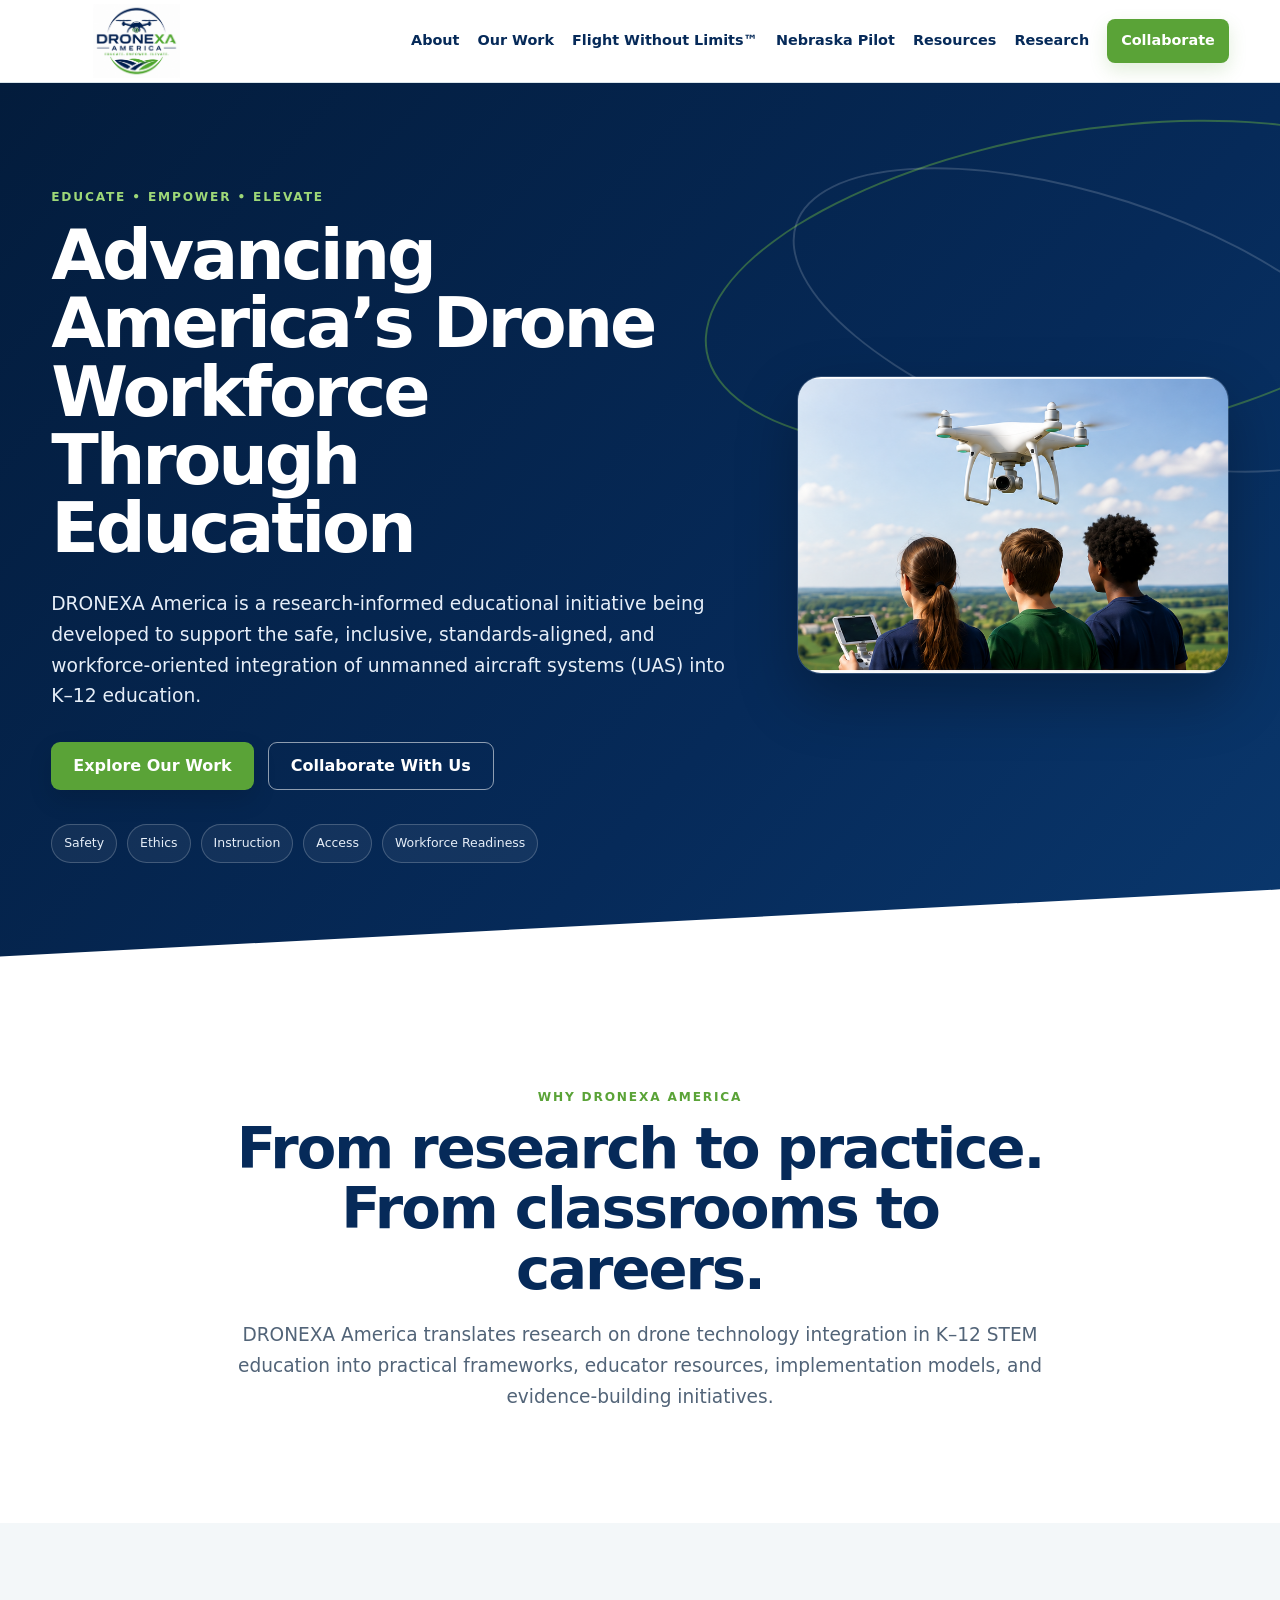
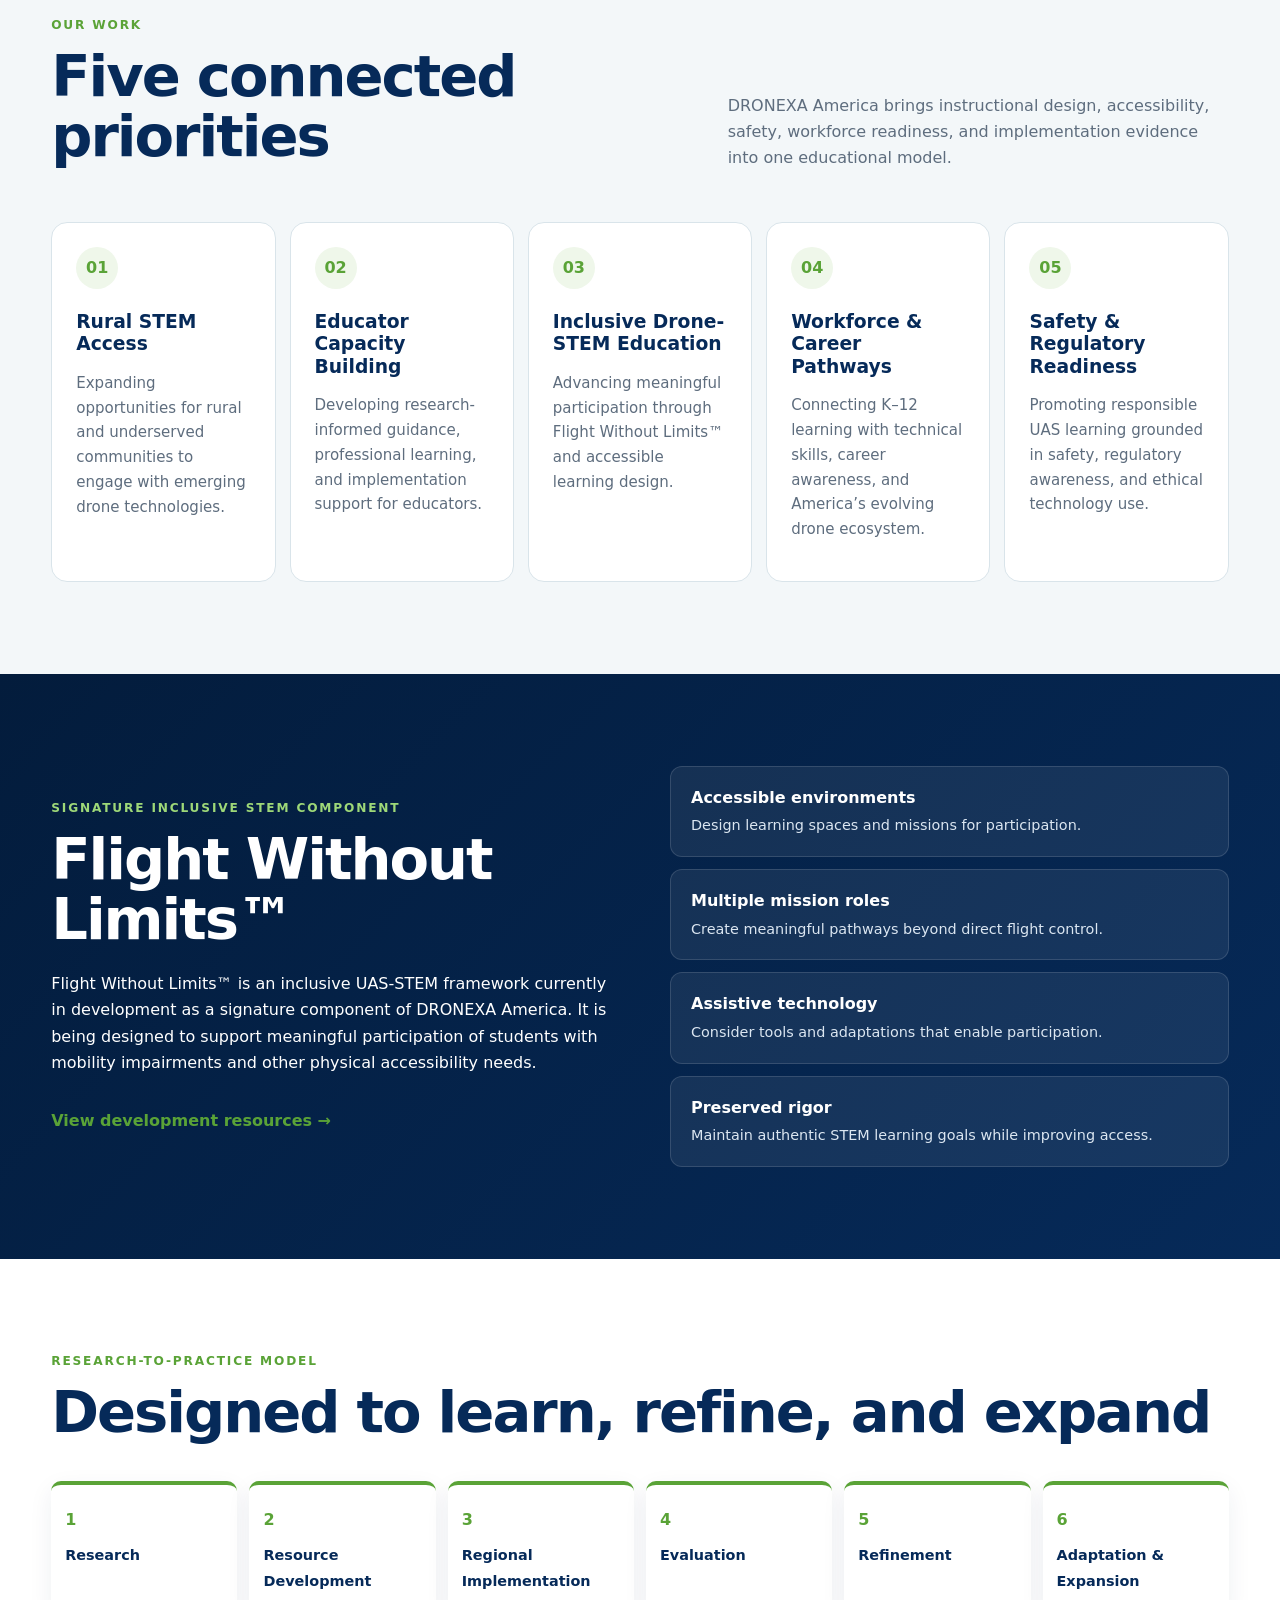
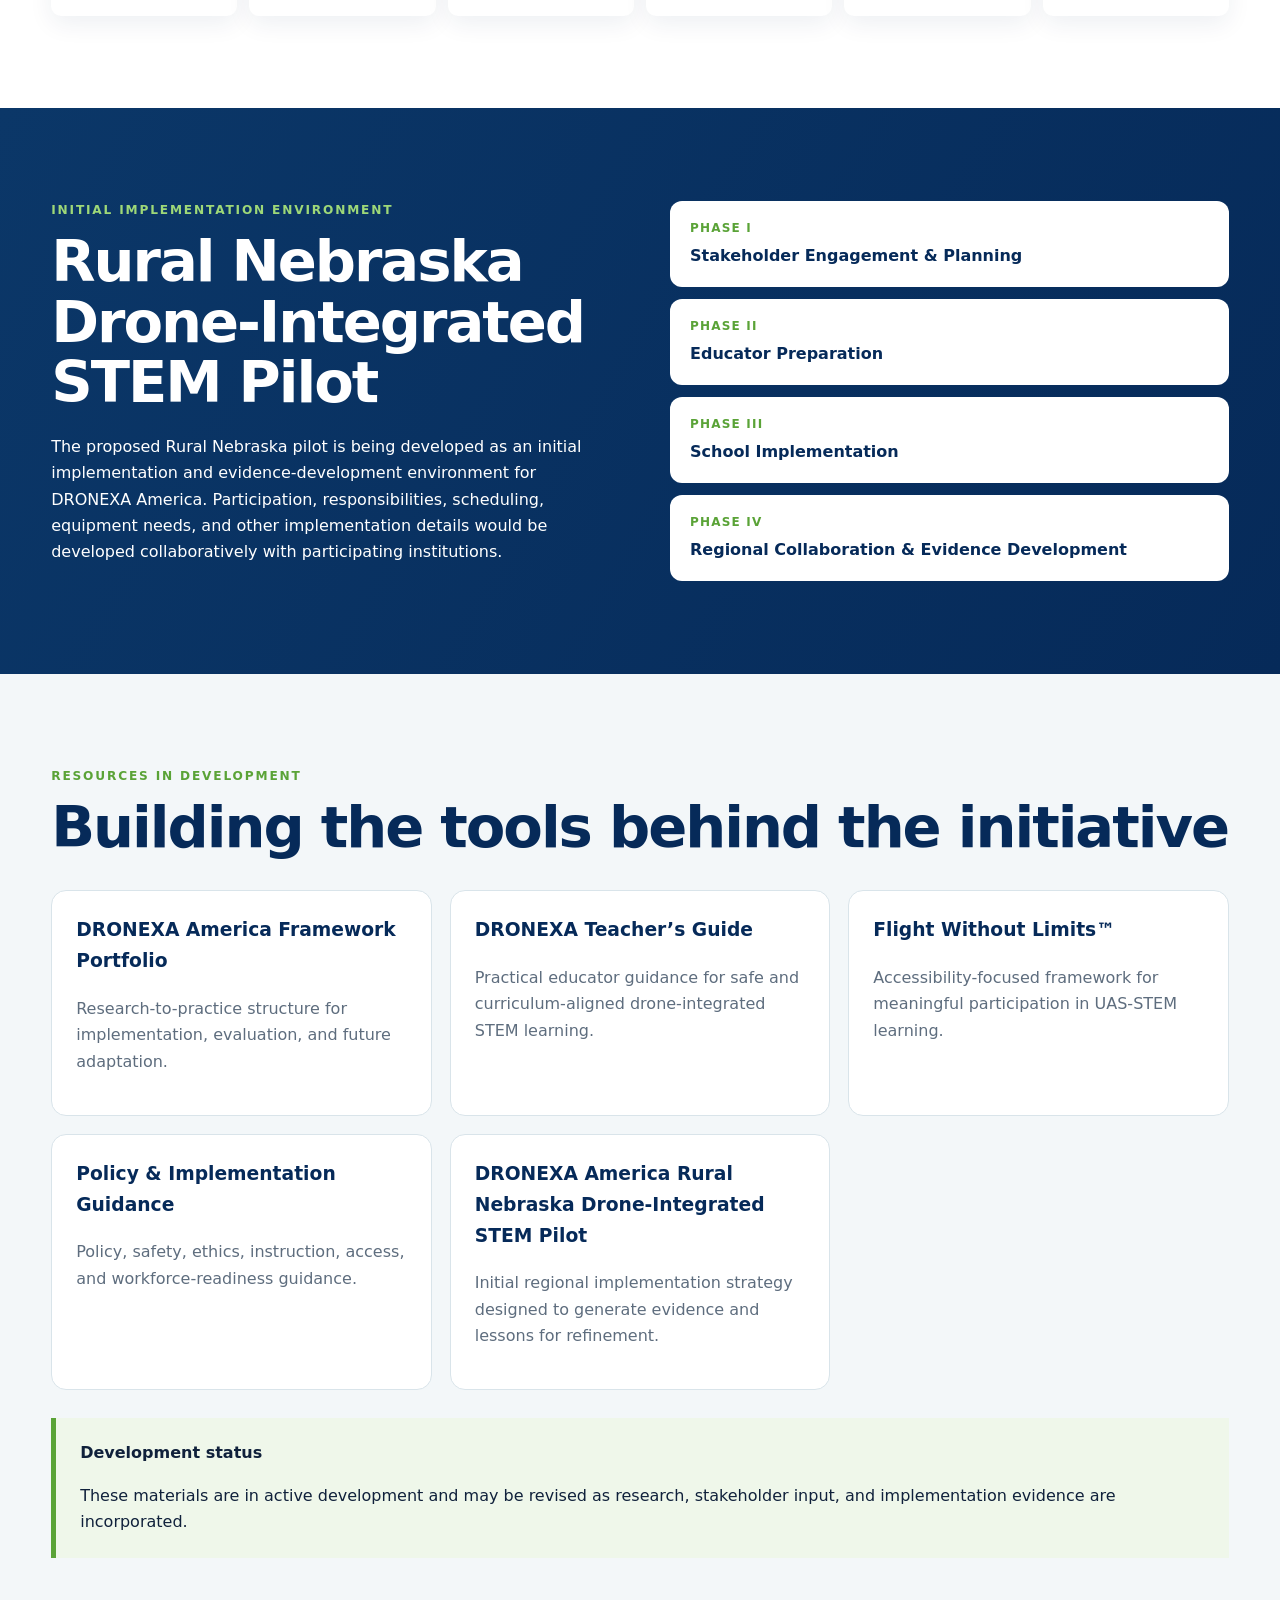
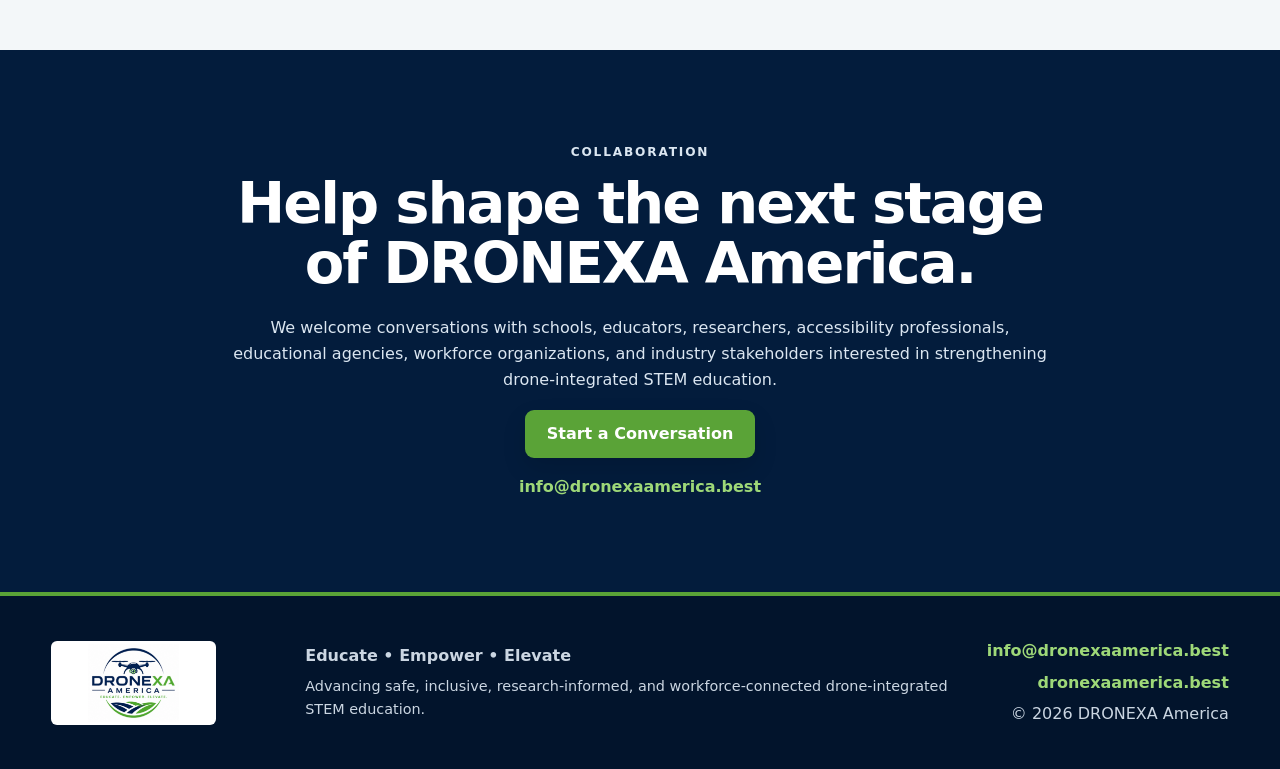
<file: index.html>
<!doctype html>
<html lang="en">
<head>
  <meta charset="utf-8">
  <meta name="viewport" content="width=device-width, initial-scale=1">
  <title>DRONEXA America | Drone-Integrated STEM Education</title>
  <meta name="description" content="DRONEXA America is a research-informed educational initiative advancing safe, inclusive, standards-aligned and workforce-oriented drone integration in K–12 education.">
  <link rel="stylesheet" href="styles.css">
</head>
<body>
  <header class="site-header">
    <div class="container nav-wrap">
      <a class="brand" href="index.html" aria-label="DRONEXA America home">
        <img src="dronexa-logo.png" alt="DRONEXA America">
      </a>
      <button class="nav-toggle" aria-expanded="false" aria-controls="site-nav">Menu</button>
      <nav id="site-nav" class="site-nav" aria-label="Primary navigation">
        <a href="about.html">About</a>
        <a href="our-work.html">Our Work</a>
        <a href="flight-without-limits.html">Flight Without Limits™</a>
        <a href="rural-nebraska-pilot.html">Nebraska Pilot</a>
        <a href="resources.html">Resources</a>
        <a href="research.html">Research</a>
        <a class="nav-cta" href="collaborate.html">Collaborate</a>
      </nav>
    </div>
  </header>

  <main>
    <section class="hero">
      <div class="hero-orbit orbit-one"></div>
      <div class="hero-orbit orbit-two"></div>
      <div class="container hero-grid">
        <div class="hero-copy">
          <p class="eyebrow">Educate • Empower • Elevate</p>
          <h1>Advancing America’s Drone Workforce Through Education</h1>
          <p class="lead">
            DRONEXA America is a research-informed educational initiative being developed to support
            the safe, inclusive, standards-aligned, and workforce-oriented integration of unmanned
            aircraft systems (UAS) into K–12 education.
          </p>
          <div class="actions">
            <a class="btn btn-primary" href="#work">Explore Our Work</a>
            <a class="btn btn-outline" href="#collaborate">Collaborate With Us</a>
          </div>
          <div class="hero-tags" aria-label="DRONEXA priorities">
            <span>Safety</span><span>Ethics</span><span>Instruction</span><span>Access</span><span>Workforce Readiness</span>
          </div>
        </div>
        <div class="hero-visual hero-photo-wrap">
          <img class="hero-photo" src="hero-students-drone.png" alt="Students observing a drone during an outdoor STEM learning activity">
        </div>
      </div>
      <div class="hero-cut"></div>
    </section>

    <section id="about" class="section intro">
      <div class="container narrow">
        <p class="eyebrow dark">Why DRONEXA America</p>
        <h2>From research to practice. From classrooms to careers.</h2>
        <p class="section-lead">
          DRONEXA America translates research on drone technology integration in K–12 STEM education
          into practical frameworks, educator resources, implementation models, and evidence-building initiatives.
        </p>
      </div>
    </section>

    <section id="work" class="section soft">
      <div class="container">
        <div class="section-head">
          <div>
            <p class="eyebrow dark">Our Work</p>
            <h2>Five connected priorities</h2>
          </div>
          <p>DRONEXA America brings instructional design, accessibility, safety, workforce readiness, and implementation evidence into one educational model.</p>
        </div>
        <div class="pillars">
          <article class="pillar"><span>01</span><h3>Rural STEM Access</h3><p>Expanding opportunities for rural and underserved communities to engage with emerging drone technologies.</p></article>
          <article class="pillar"><span>02</span><h3>Educator Capacity Building</h3><p>Developing research-informed guidance, professional learning, and implementation support for educators.</p></article>
          <article class="pillar"><span>03</span><h3>Inclusive Drone-STEM Education</h3><p>Advancing meaningful participation through Flight Without Limits™ and accessible learning design.</p></article>
          <article class="pillar"><span>04</span><h3>Workforce & Career Pathways</h3><p>Connecting K–12 learning with technical skills, career awareness, and America’s evolving drone ecosystem.</p></article>
          <article class="pillar"><span>05</span><h3>Safety & Regulatory Readiness</h3><p>Promoting responsible UAS learning grounded in safety, regulatory awareness, and ethical technology use.</p></article>
        </div>
      </div>
    </section>

    <section id="fwl" class="section fwl">
      <div class="container two-col">
        <div>
          <p class="eyebrow">Signature Inclusive STEM Component</p>
          <h2>Flight Without Limits™</h2>
          <p>
            Flight Without Limits™ is an inclusive UAS-STEM framework currently in development as a
            signature component of DRONEXA America. It is being designed to support meaningful participation
            of students with mobility impairments and other physical accessibility needs.
          </p>
          <a class="text-link" href="#resources">View development resources →</a>
        </div>
        <div class="fwl-panel">
          <div><b>Accessible environments</b><span>Design learning spaces and missions for participation.</span></div>
          <div><b>Multiple mission roles</b><span>Create meaningful pathways beyond direct flight control.</span></div>
          <div><b>Assistive technology</b><span>Consider tools and adaptations that enable participation.</span></div>
          <div><b>Preserved rigor</b><span>Maintain authentic STEM learning goals while improving access.</span></div>
        </div>
      </div>
    </section>

    <section id="research" class="section process">
      <div class="container">
        <p class="eyebrow dark">Research-to-Practice Model</p>
        <h2>Designed to learn, refine, and expand</h2>
        <div class="process-row">
          <div><span>1</span><b>Research</b></div>
          <div><span>2</span><b>Resource Development</b></div>
          <div><span>3</span><b>Regional Implementation</b></div>
          <div><span>4</span><b>Evaluation</b></div>
          <div><span>5</span><b>Refinement</b></div>
          <div><span>6</span><b>Adaptation & Expansion</b></div>
        </div>
      </div>
    </section>

    <section id="pilot" class="section pilot">
      <div class="container two-col">
        <div>
          <p class="eyebrow">Initial Implementation Environment</p>
          <h2>Rural Nebraska Drone-Integrated STEM Pilot</h2>
          <p>
            The proposed Rural Nebraska pilot is being developed as an initial implementation and evidence-development
            environment for DRONEXA America. Participation, responsibilities, scheduling, equipment needs, and other
            implementation details would be developed collaboratively with participating institutions.
          </p>
        </div>
        <ol class="phase-list">
          <li><span>Phase I</span>Stakeholder Engagement & Planning</li>
          <li><span>Phase II</span>Educator Preparation</li>
          <li><span>Phase III</span>School Implementation</li>
          <li><span>Phase IV</span>Regional Collaboration & Evidence Development</li>
        </ol>
      </div>
    </section>

    <section id="resources" class="section soft">
      <div class="container">
        <p class="eyebrow dark">Resources in Development</p>
        <h2>Building the tools behind the initiative</h2>
        <div class="resource-grid">
          <article><h3>DRONEXA America Framework Portfolio</h3><p>Research-to-practice structure for implementation, evaluation, and future adaptation.</p></article>
          <article><h3>DRONEXA Teacher’s Guide</h3><p>Practical educator guidance for safe and curriculum-aligned drone-integrated STEM learning.</p></article>
          <article><h3>Flight Without Limits™</h3><p>Accessibility-focused framework for meaningful participation in UAS-STEM learning.</p></article>
          <article><h3>Policy & Implementation Guidance</h3><p>Policy, safety, ethics, instruction, access, and workforce-readiness guidance.</p></article>
          <article><h3>DRONEXA America Rural Nebraska Drone-Integrated STEM Pilot</h3><p>Initial regional implementation strategy designed to generate evidence and lessons for refinement.</p></article>
        </div>
        <div class="notice">
          <strong>Development status</strong>
          <p>These materials are in active development and may be revised as research, stakeholder input, and implementation evidence are incorporated.</p>
        </div>
      </div>
    </section>

    <section id="collaborate" class="section collaborate">
      <div class="container narrow">
        <p class="eyebrow">Collaboration</p>
        <h2>Help shape the next stage of DRONEXA America.</h2>
        <p>
          We welcome conversations with schools, educators, researchers, accessibility professionals,
          educational agencies, workforce organizations, and industry stakeholders interested in strengthening
          drone-integrated STEM education.
        </p>
        <a class="btn btn-primary" href="mailto:info@dronexaamerica.best">Start a Conversation</a>
        <p class="contact-email"><a href="mailto:info@dronexaamerica.best">info@dronexaamerica.best</a></p>
      </div>
    </section>
  </main>

  <footer class="site-footer">
    <div class="container footer-grid">
      <div class="footer-brand">
        <img src="dronexa-logo.png" alt="DRONEXA America">
      </div>
      <div>
        <strong>Educate • Empower • Elevate</strong>
        <p>Advancing safe, inclusive, research-informed, and workforce-connected drone-integrated STEM education.</p>
      </div>
      <div class="footer-right">
        <a href="mailto:info@dronexaamerica.best">info@dronexaamerica.best</a>
        <a href="https://dronexaamerica.best">dronexaamerica.best</a>
        <span>© <span id="year"></span> DRONEXA America</span>
      </div>
    </div>
  </footer>

  <script src="script.js"></script>
</body>
</html>
</file>
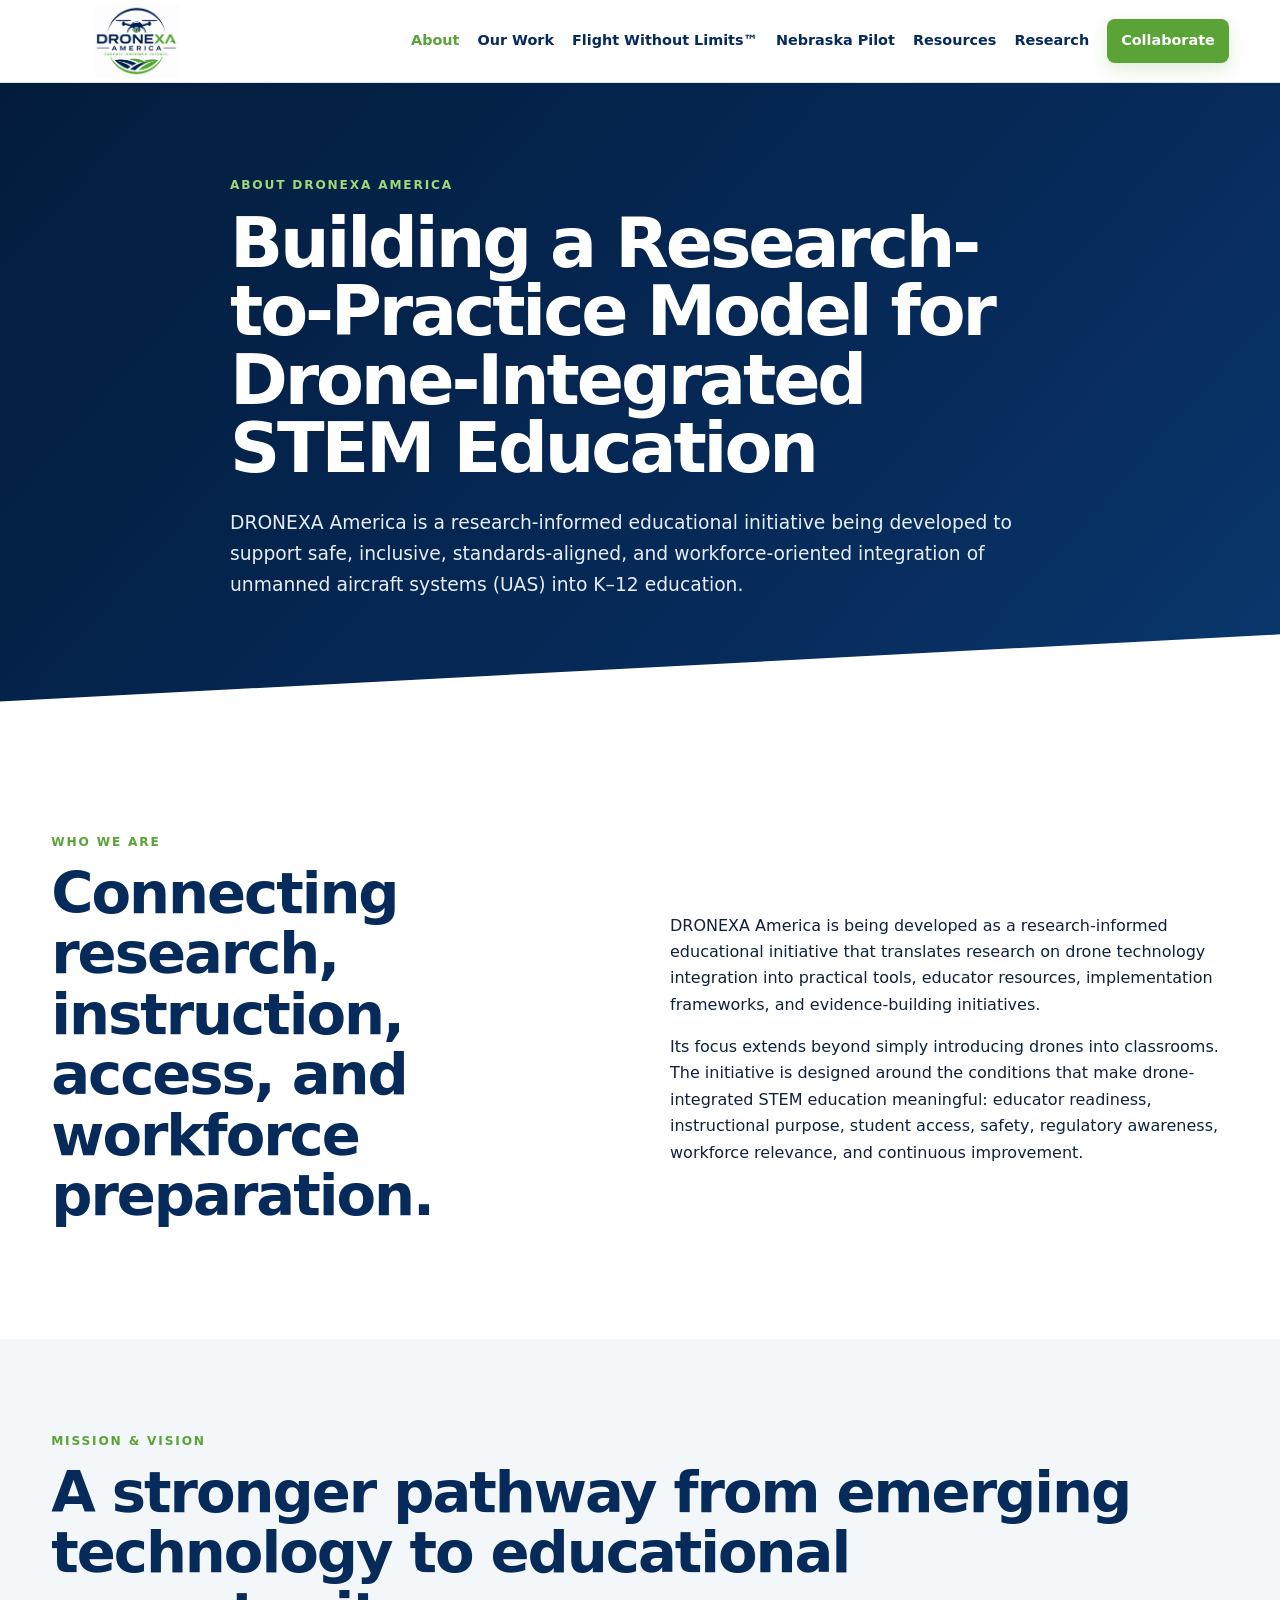
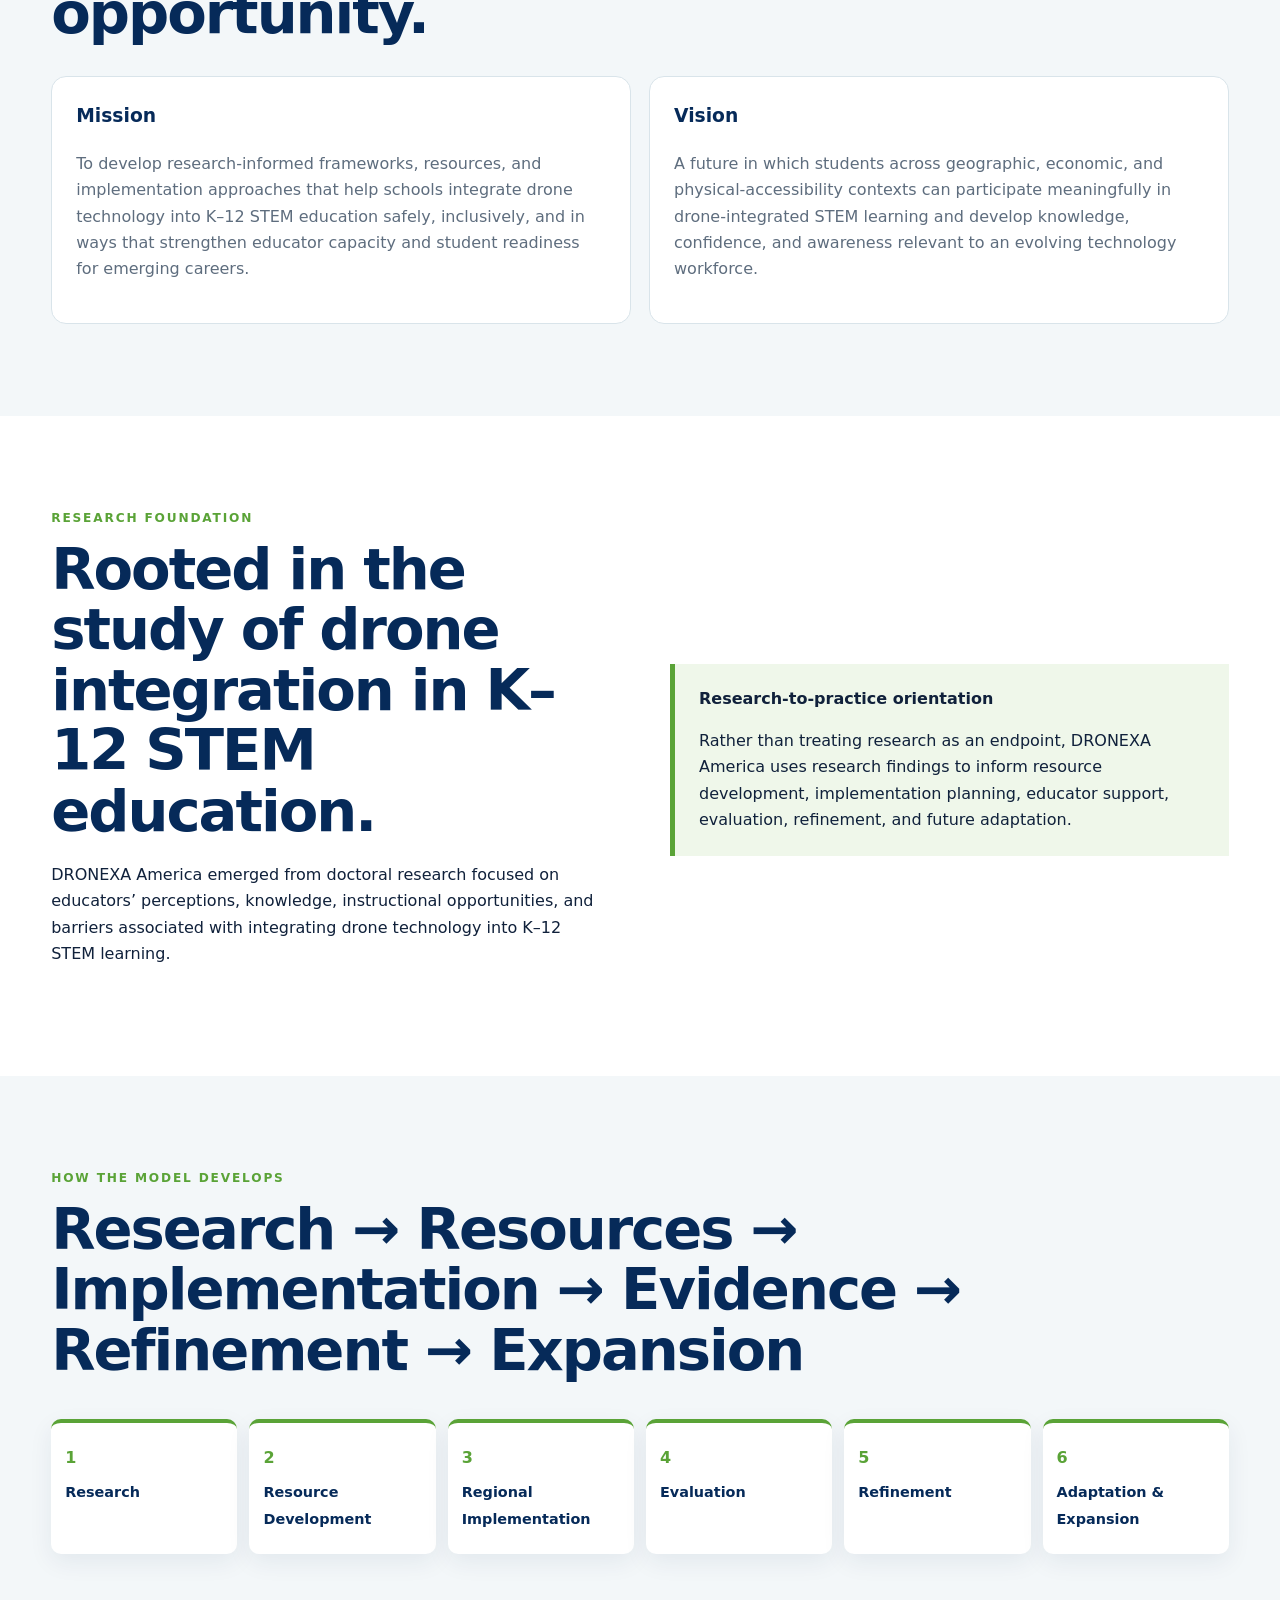
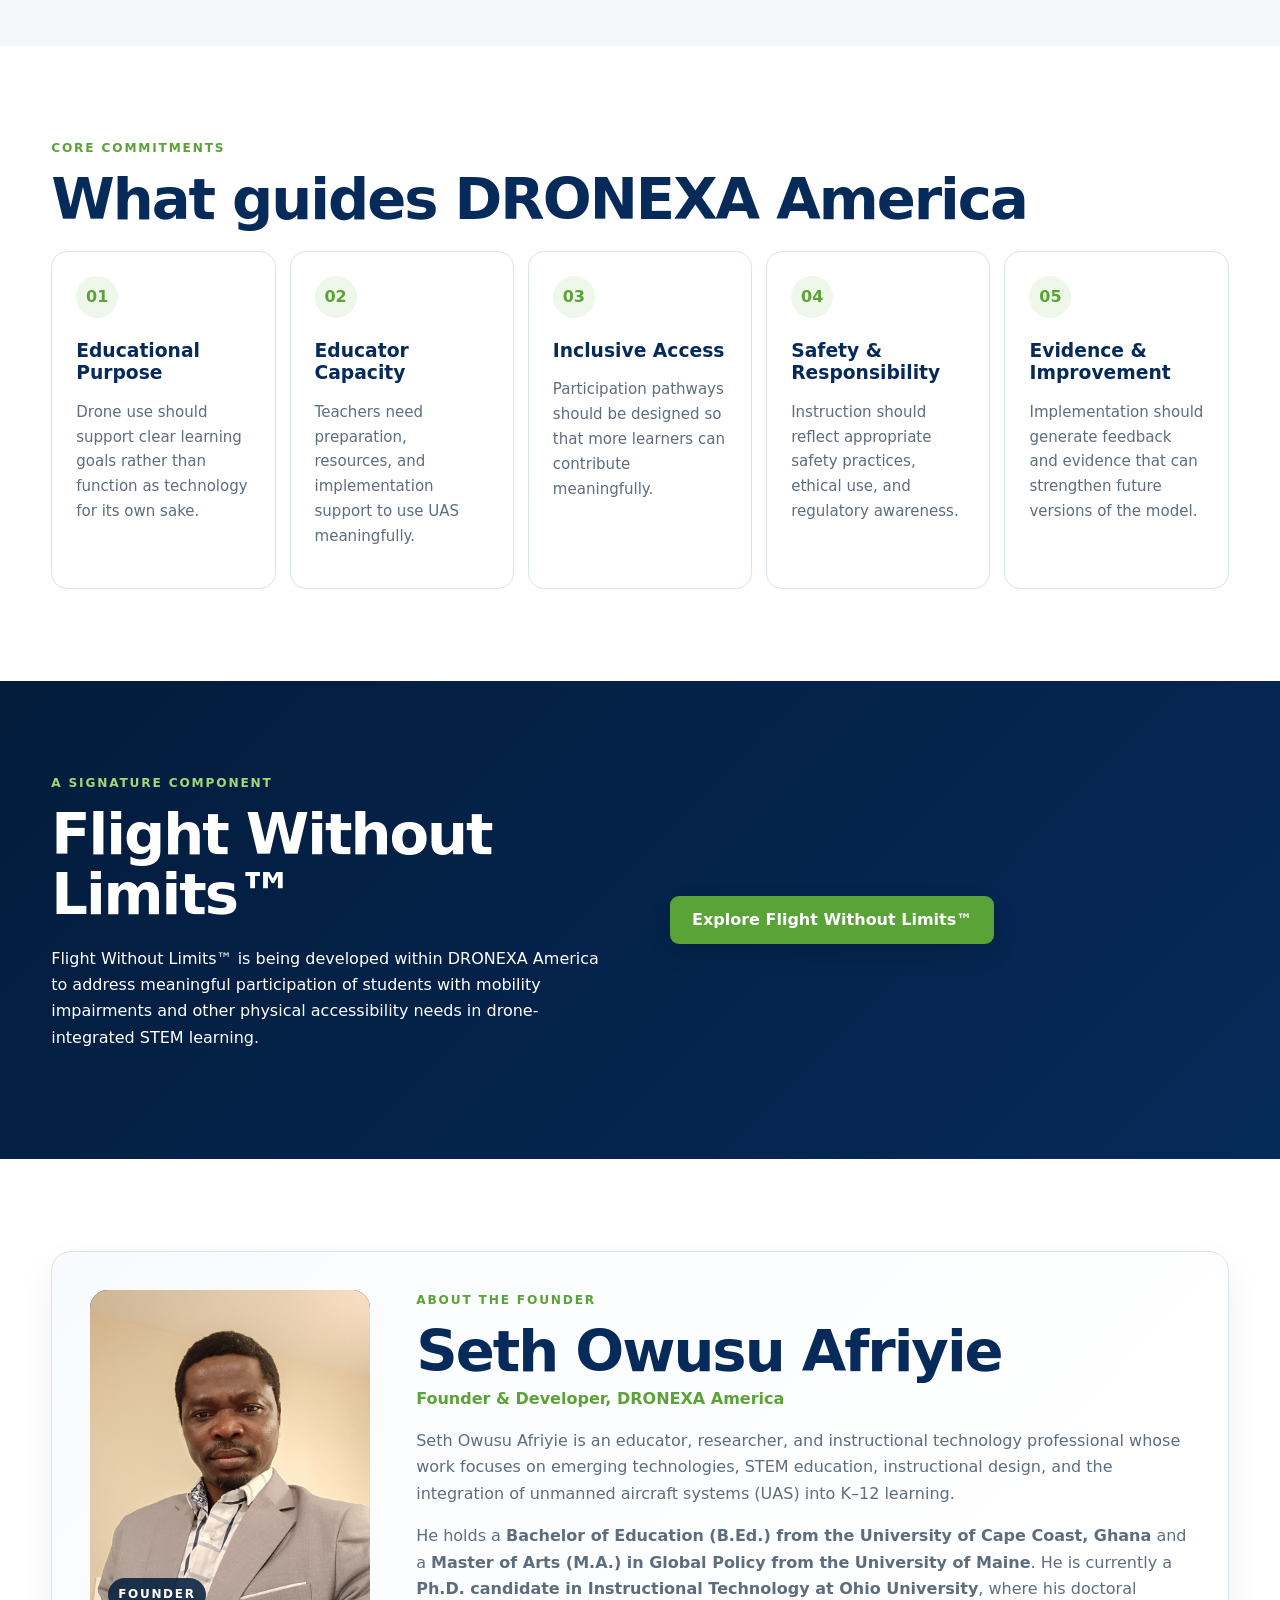
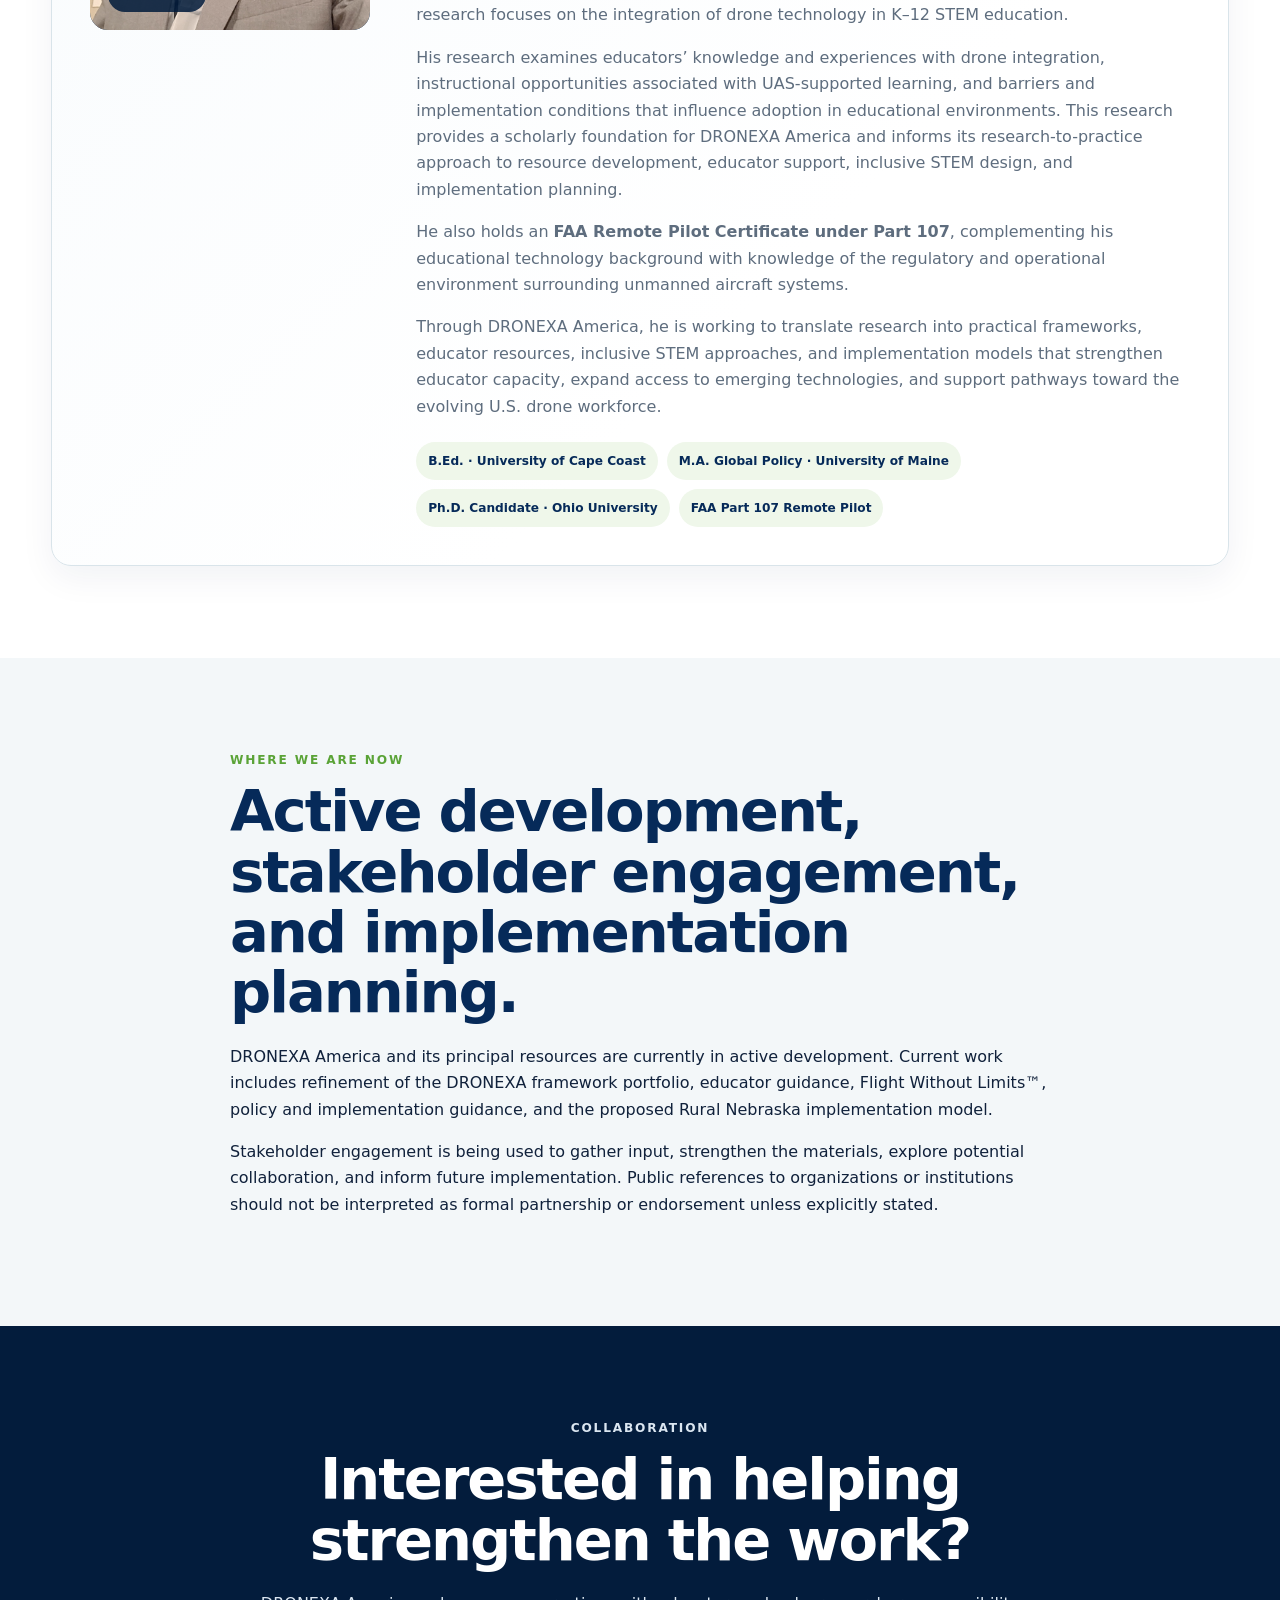
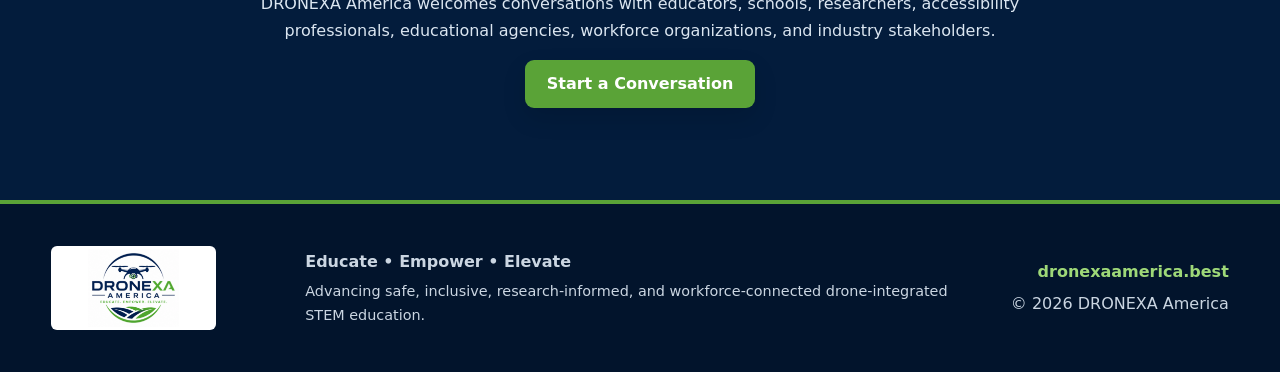
<file: about.html>
<!doctype html>
<html lang="en">
<head>
  <meta charset="utf-8">
  <meta name="viewport" content="width=device-width, initial-scale=1">
  <title>About DRONEXA America</title>
  <meta name="description" content="Learn about DRONEXA America, its mission, vision, research foundation, core commitments, and research-to-practice approach to drone-integrated STEM education.">
  <link rel="stylesheet" href="styles.css">
</head>
<body>
  <header class="site-header">
    <div class="container nav-wrap">
      <a class="brand" href="index.html" aria-label="DRONEXA America home">
        <img src="dronexa-logo.png" alt="DRONEXA America">
      </a>
      <button class="nav-toggle" aria-expanded="false" aria-controls="site-nav">Menu</button>
      <nav id="site-nav" class="site-nav" aria-label="Primary navigation">
        <a href="about.html" aria-current="page">About</a>
        <a href="our-work.html">Our Work</a>
        <a href="flight-without-limits.html">Flight Without Limits™</a>
        <a href="rural-nebraska-pilot.html">Nebraska Pilot</a>
        <a href="resources.html">Resources</a>
        <a href="research.html">Research</a>
        <a class="nav-cta" href="collaborate.html">Collaborate</a>
      </nav>
    </div>
  </header>

  <main>
    <section class="hero about-hero">
      <div class="container narrow">
        <p class="eyebrow">About DRONEXA America</p>
        <h1>Building a Research-to-Practice Model for Drone-Integrated STEM Education</h1>
        <p class="lead">
          DRONEXA America is a research-informed educational initiative being developed to support
          safe, inclusive, standards-aligned, and workforce-oriented integration of unmanned aircraft
          systems (UAS) into K–12 education.
        </p>
      </div>
      <div class="hero-cut"></div>
    </section>

    <section class="section">
      <div class="container two-col">
        <div>
          <p class="eyebrow dark">Who We Are</p>
          <h2>Connecting research, instruction, access, and workforce preparation.</h2>
        </div>
        <div>
          <p>
            DRONEXA America is being developed as a research-informed educational initiative that translates research
            on drone technology integration into practical tools, educator resources, implementation
            frameworks, and evidence-building initiatives.
          </p>
          <p>
            Its focus extends beyond simply introducing drones into classrooms. The initiative is
            designed around the conditions that make drone-integrated STEM education meaningful:
            educator readiness, instructional purpose, student access, safety, regulatory awareness,
            workforce relevance, and continuous improvement.
          </p>
        </div>
      </div>
    </section>

    <section class="section soft">
      <div class="container">
        <p class="eyebrow dark">Mission & Vision</p>
        <h2>A stronger pathway from emerging technology to educational opportunity.</h2>
        <div class="resource-grid two-card-grid">
          <article>
            <h3>Mission</h3>
            <p>
              To develop research-informed frameworks, resources, and implementation approaches that
              help schools integrate drone technology into K–12 STEM education safely, inclusively,
              and in ways that strengthen educator capacity and student readiness for emerging careers.
            </p>
          </article>
          <article>
            <h3>Vision</h3>
            <p>
              A future in which students across geographic, economic, and physical-accessibility contexts
              can participate meaningfully in drone-integrated STEM learning and develop knowledge,
              confidence, and awareness relevant to an evolving technology workforce.
            </p>
          </article>
        </div>
      </div>
    </section>

    <section class="section">
      <div class="container two-col">
        <div>
          <p class="eyebrow dark">Research Foundation</p>
          <h2>Rooted in the study of drone integration in K–12 STEM education.</h2>
          <p>
            DRONEXA America emerged from doctoral research focused on educators’ perceptions, knowledge,
            instructional opportunities, and barriers associated with integrating drone technology into
            K–12 STEM learning.
          </p>
        </div>
        <div class="notice">
          <strong>Research-to-practice orientation</strong>
          <p>
            Rather than treating research as an endpoint, DRONEXA America uses research findings to inform
            resource development, implementation planning, educator support, evaluation, refinement, and
            future adaptation.
          </p>
        </div>
      </div>
    </section>

    <section class="section process soft">
      <div class="container">
        <p class="eyebrow dark">How the Model Develops</p>
        <h2>Research → Resources → Implementation → Evidence → Refinement → Expansion</h2>
        <div class="process-row">
          <div><span>1</span><b>Research</b></div>
          <div><span>2</span><b>Resource Development</b></div>
          <div><span>3</span><b>Regional Implementation</b></div>
          <div><span>4</span><b>Evaluation</b></div>
          <div><span>5</span><b>Refinement</b></div>
          <div><span>6</span><b>Adaptation & Expansion</b></div>
        </div>
      </div>
    </section>

    <section class="section">
      <div class="container">
        <p class="eyebrow dark">Core Commitments</p>
        <h2>What guides DRONEXA America</h2>
        <div class="pillars">
          <article class="pillar"><span>01</span><h3>Educational Purpose</h3><p>Drone use should support clear learning goals rather than function as technology for its own sake.</p></article>
          <article class="pillar"><span>02</span><h3>Educator Capacity</h3><p>Teachers need preparation, resources, and implementation support to use UAS meaningfully.</p></article>
          <article class="pillar"><span>03</span><h3>Inclusive Access</h3><p>Participation pathways should be designed so that more learners can contribute meaningfully.</p></article>
          <article class="pillar"><span>04</span><h3>Safety & Responsibility</h3><p>Instruction should reflect appropriate safety practices, ethical use, and regulatory awareness.</p></article>
          <article class="pillar"><span>05</span><h3>Evidence & Improvement</h3><p>Implementation should generate feedback and evidence that can strengthen future versions of the model.</p></article>
        </div>
      </div>
    </section>

    <section class="section fwl">
      <div class="container two-col">
        <div>
          <p class="eyebrow">A Signature Component</p>
          <h2>Flight Without Limits™</h2>
          <p>
            Flight Without Limits™ is being developed within DRONEXA America to address meaningful
            participation of students with mobility impairments and other physical accessibility needs
            in drone-integrated STEM learning.
          </p>
        </div>
        <div>
          <a class="btn btn-primary" href="index.html#fwl">Explore Flight Without Limits™</a>
        </div>
      </div>
    </section>


    <section class="section founder-section">
      <div class="container">
        <div class="founder-card">
          <div class="founder-visual" aria-label="Founder portrait">
            <img class="founder-photo" src="founder-seth-afriyie.jpg" alt="Seth Owusu Afriyie, Founder and Developer of DRONEXA America">
            <span>Founder</span>
          </div>
          <div class="founder-copy">
            <p class="eyebrow dark">About the Founder</p>
            <h2>Seth Owusu Afriyie</h2>
            <p class="founder-title">Founder &amp; Developer, DRONEXA America</p>
            <p>
              Seth Owusu Afriyie is an educator, researcher, and instructional technology professional
              whose work focuses on emerging technologies, STEM education, instructional design, and
              the integration of unmanned aircraft systems (UAS) into K–12 learning.
            </p>
            <p>
              He holds a <strong>Bachelor of Education (B.Ed.) from the University of Cape Coast, Ghana</strong>
              and a <strong>Master of Arts (M.A.) in Global Policy from the University of Maine</strong>.
              He is currently a <strong>Ph.D. candidate in Instructional Technology at Ohio University</strong>,
              where his doctoral research focuses on the integration of drone technology in K–12 STEM education.
            </p>
            <p>
              His research examines educators’ knowledge and experiences with drone integration,
              instructional opportunities associated with UAS-supported learning, and barriers and
              implementation conditions that influence adoption in educational environments. This research provides a scholarly foundation for DRONEXA America and informs its research-to-practice approach to resource development, educator support, inclusive STEM design, and implementation planning.
            </p>
            <p>
              He also holds an <strong>FAA Remote Pilot Certificate under Part 107</strong>, complementing
              his educational technology background with knowledge of the regulatory and operational
              environment surrounding unmanned aircraft systems.
            </p>
            <p>
              Through DRONEXA America, he is working to translate research into practical frameworks,
              educator resources, inclusive STEM approaches, and implementation models that strengthen
              educator capacity, expand access to emerging technologies, and support pathways toward
              the evolving U.S. drone workforce.
            </p>
            <div class="founder-credentials">
              <span>B.Ed. · University of Cape Coast</span>
              <span>M.A. Global Policy · University of Maine</span>
              <span>Ph.D. Candidate · Ohio University</span>
              <span>FAA Part 107 Remote Pilot</span>
            </div>
          </div>
        </div>
      </div>
    </section>

    <section class="section soft">
      <div class="container narrow">
        <p class="eyebrow dark">Where We Are Now</p>
        <h2>Active development, stakeholder engagement, and implementation planning.</h2>
        <p>
          DRONEXA America and its principal resources are currently in active development. Current work
          includes refinement of the DRONEXA framework portfolio, educator guidance, Flight Without Limits™,
          policy and implementation guidance, and the proposed Rural Nebraska implementation model.
        </p>
        <p>
          Stakeholder engagement is being used to gather input, strengthen the materials, explore potential
          collaboration, and inform future implementation. Public references to organizations or institutions
          should not be interpreted as formal partnership or endorsement unless explicitly stated.
        </p>
      </div>
    </section>

    <section class="section collaborate">
      <div class="container narrow">
        <p class="eyebrow">Collaboration</p>
        <h2>Interested in helping strengthen the work?</h2>
        <p>
          DRONEXA America welcomes conversations with educators, schools, researchers, accessibility
          professionals, educational agencies, workforce organizations, and industry stakeholders.
        </p>
        <a class="btn btn-primary" href="mailto:info@dronexaamerica.best">Start a Conversation</a>
      </div>
    </section>
  </main>

  <footer class="site-footer">
    <div class="container footer-grid">
      <div class="footer-brand">
        <img src="dronexa-logo.png" alt="DRONEXA America">
      </div>
      <div>
        <strong>Educate • Empower • Elevate</strong>
        <p>Advancing safe, inclusive, research-informed, and workforce-connected drone-integrated STEM education.</p>
      </div>
      <div class="footer-right">
        <a href="https://dronexaamerica.best">dronexaamerica.best</a>
        <span>© <span id="year"></span> DRONEXA America</span>
      </div>
    </div>
  </footer>

  <script src="script.js"></script>
</body>
</html>
</file>
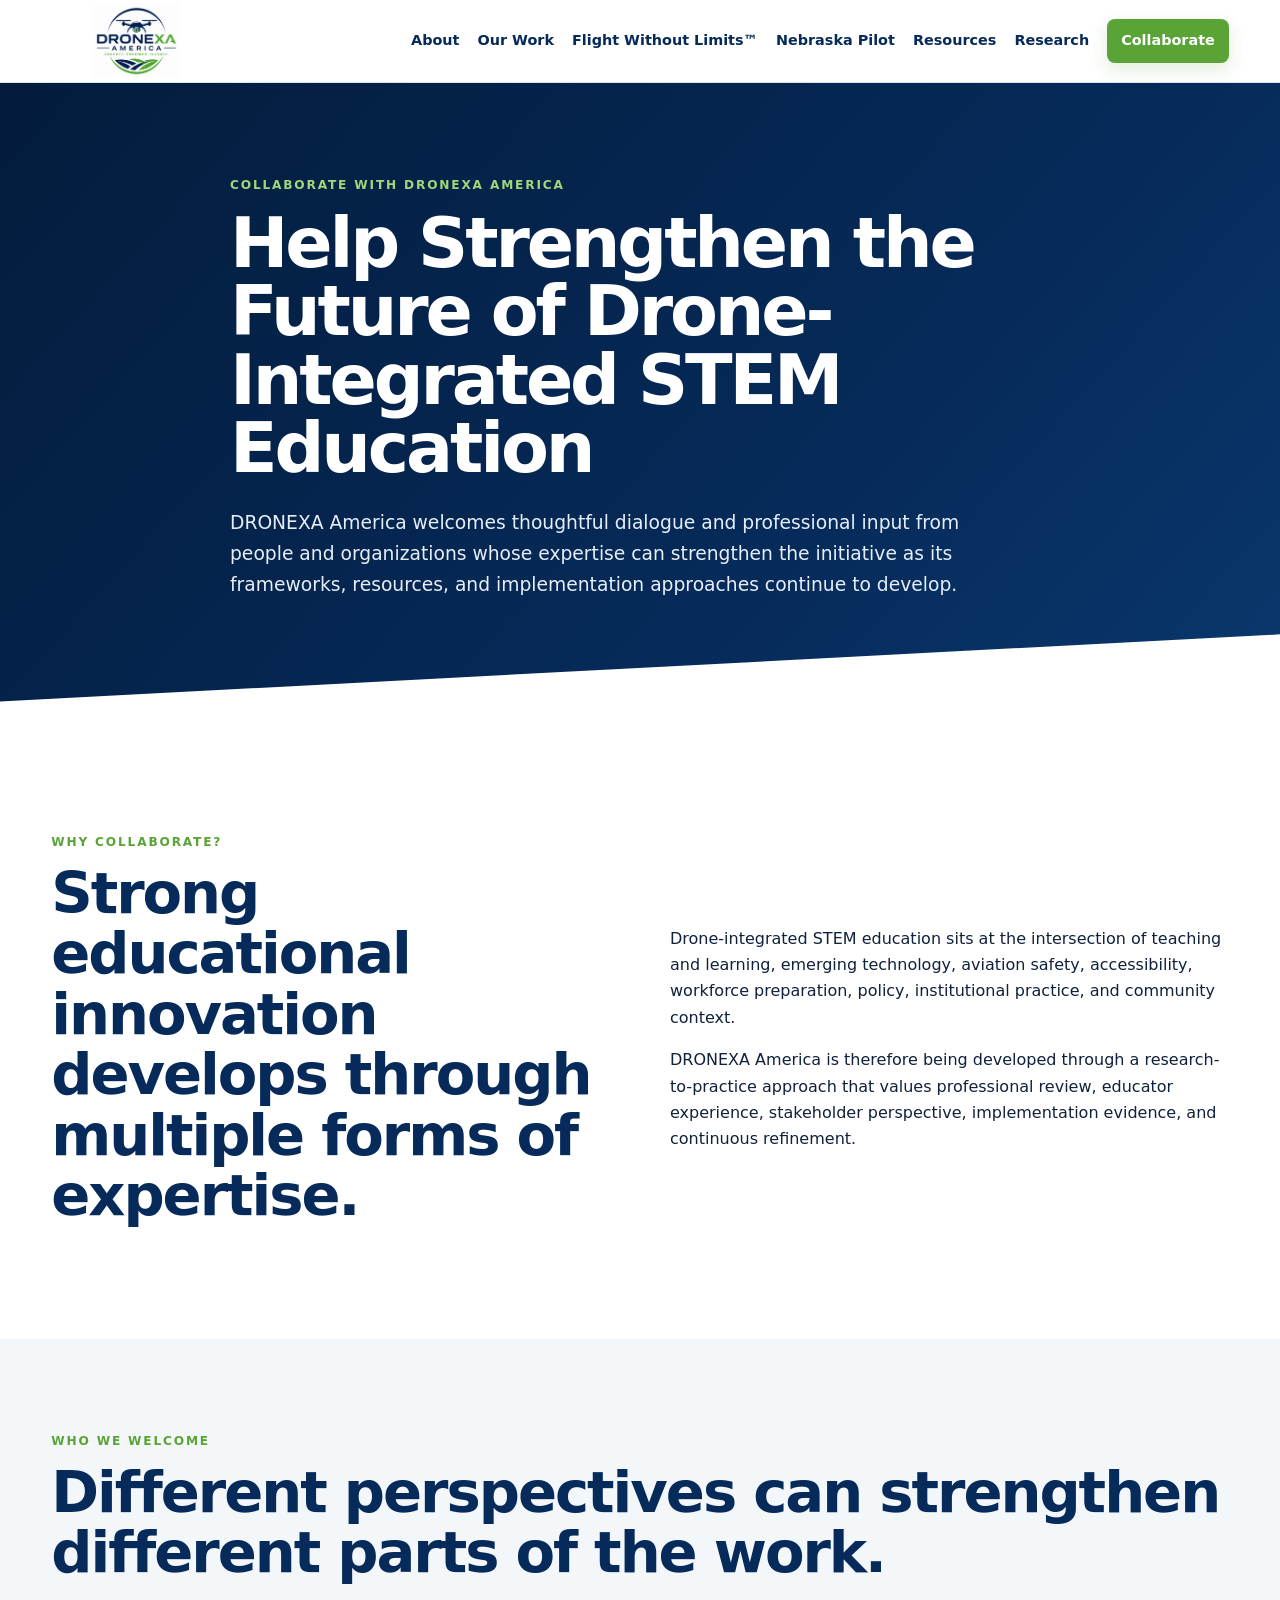
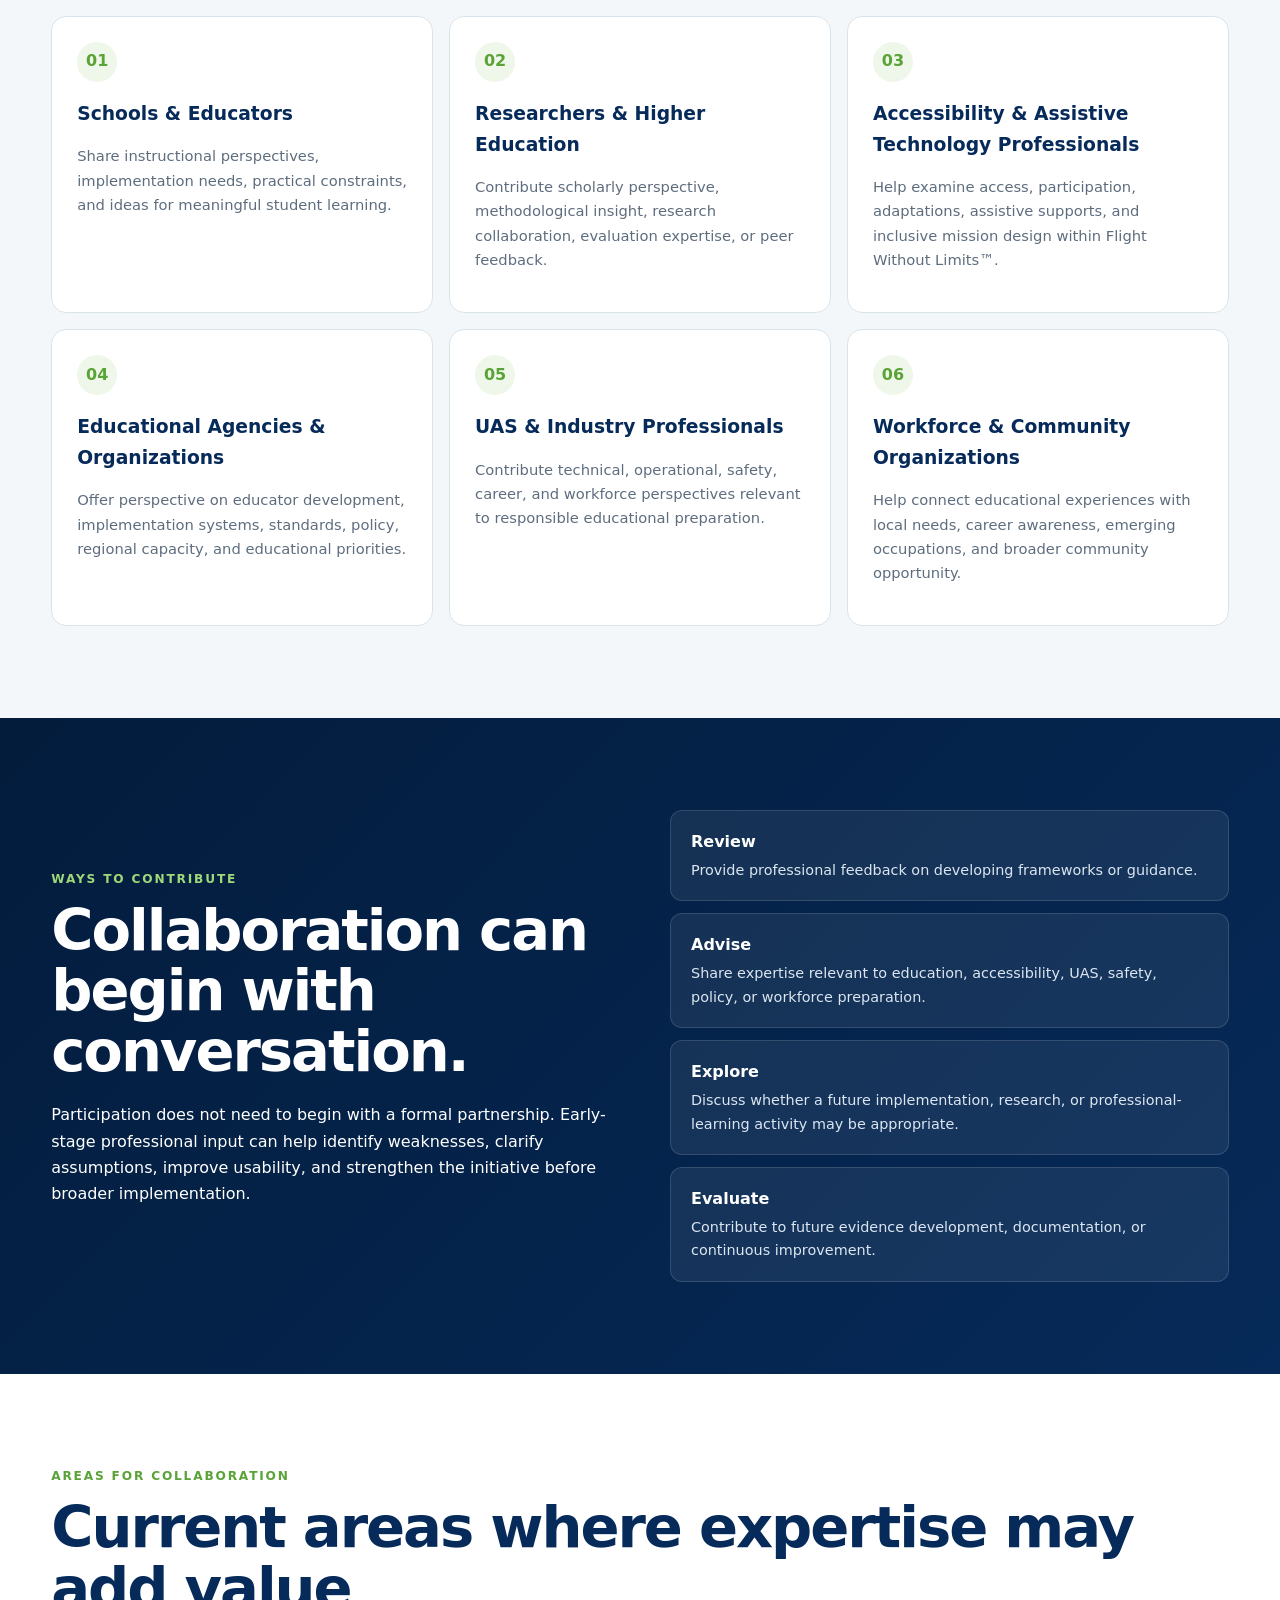
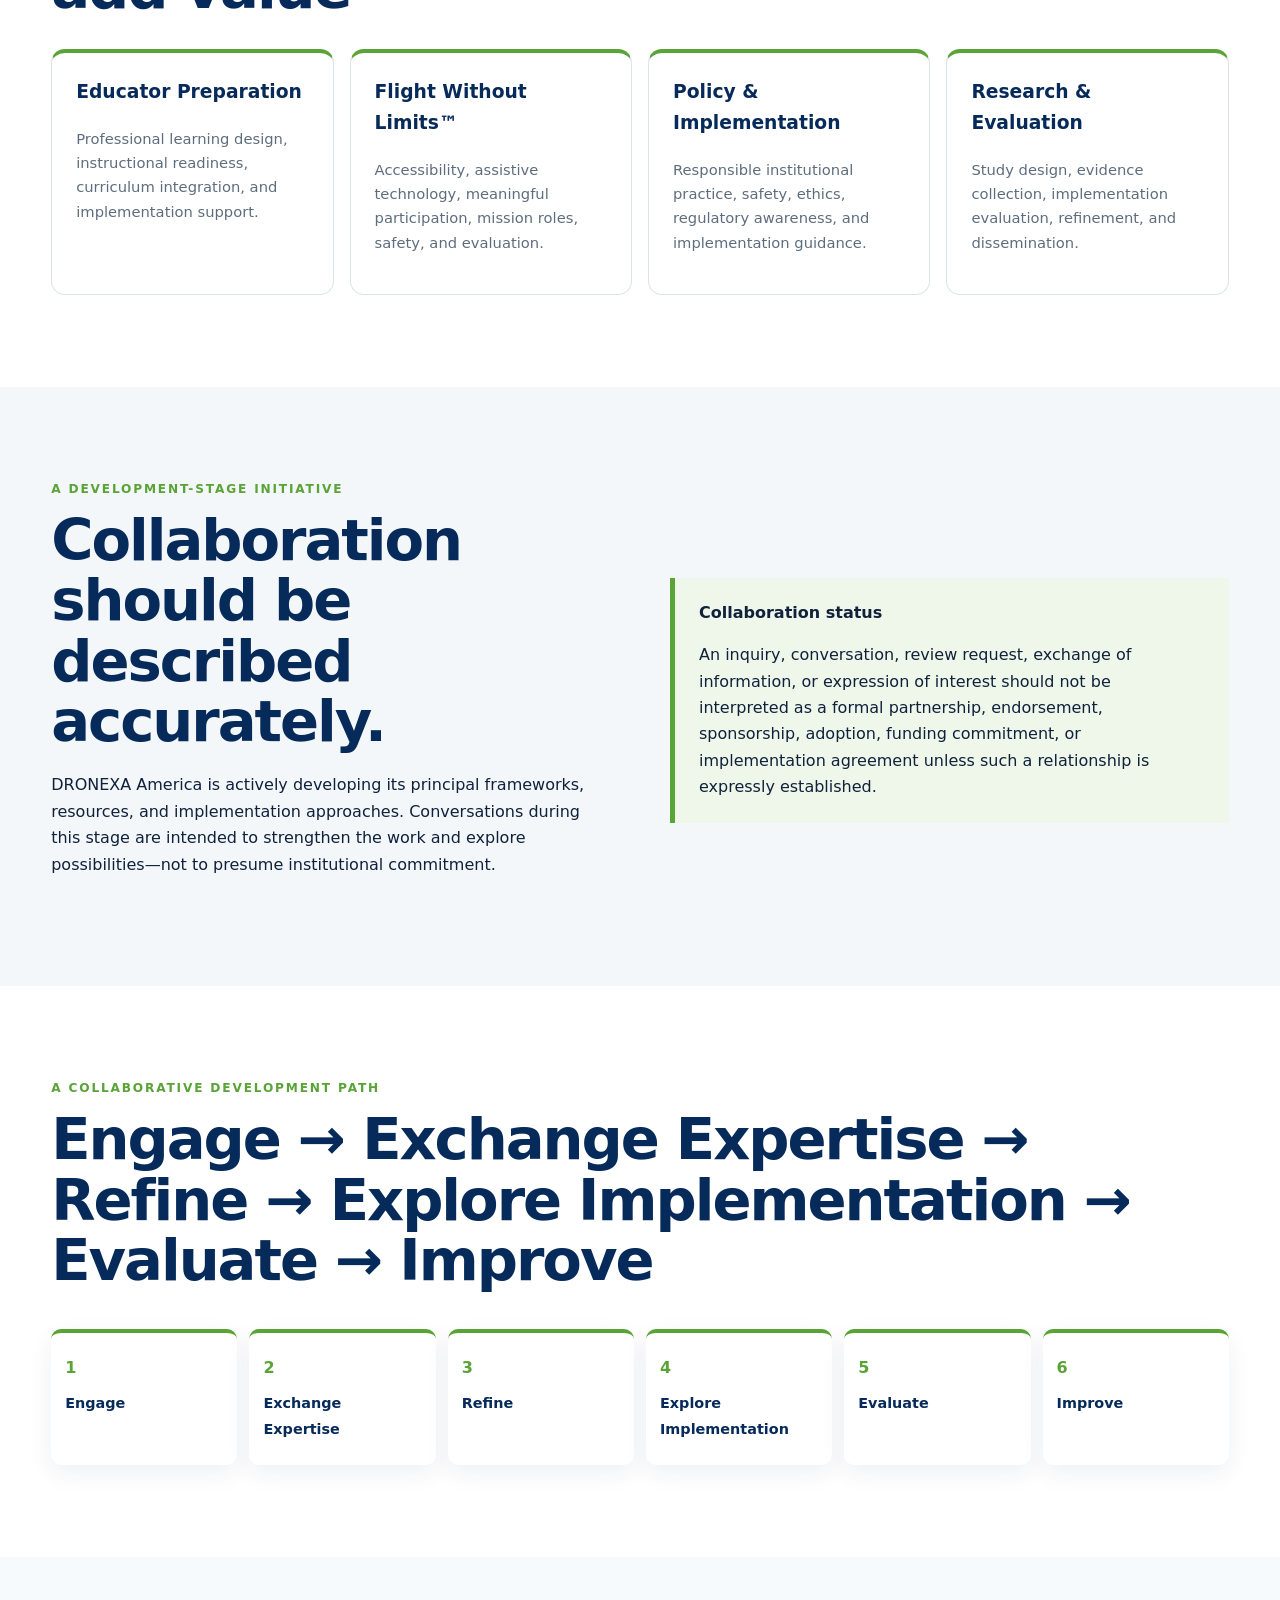
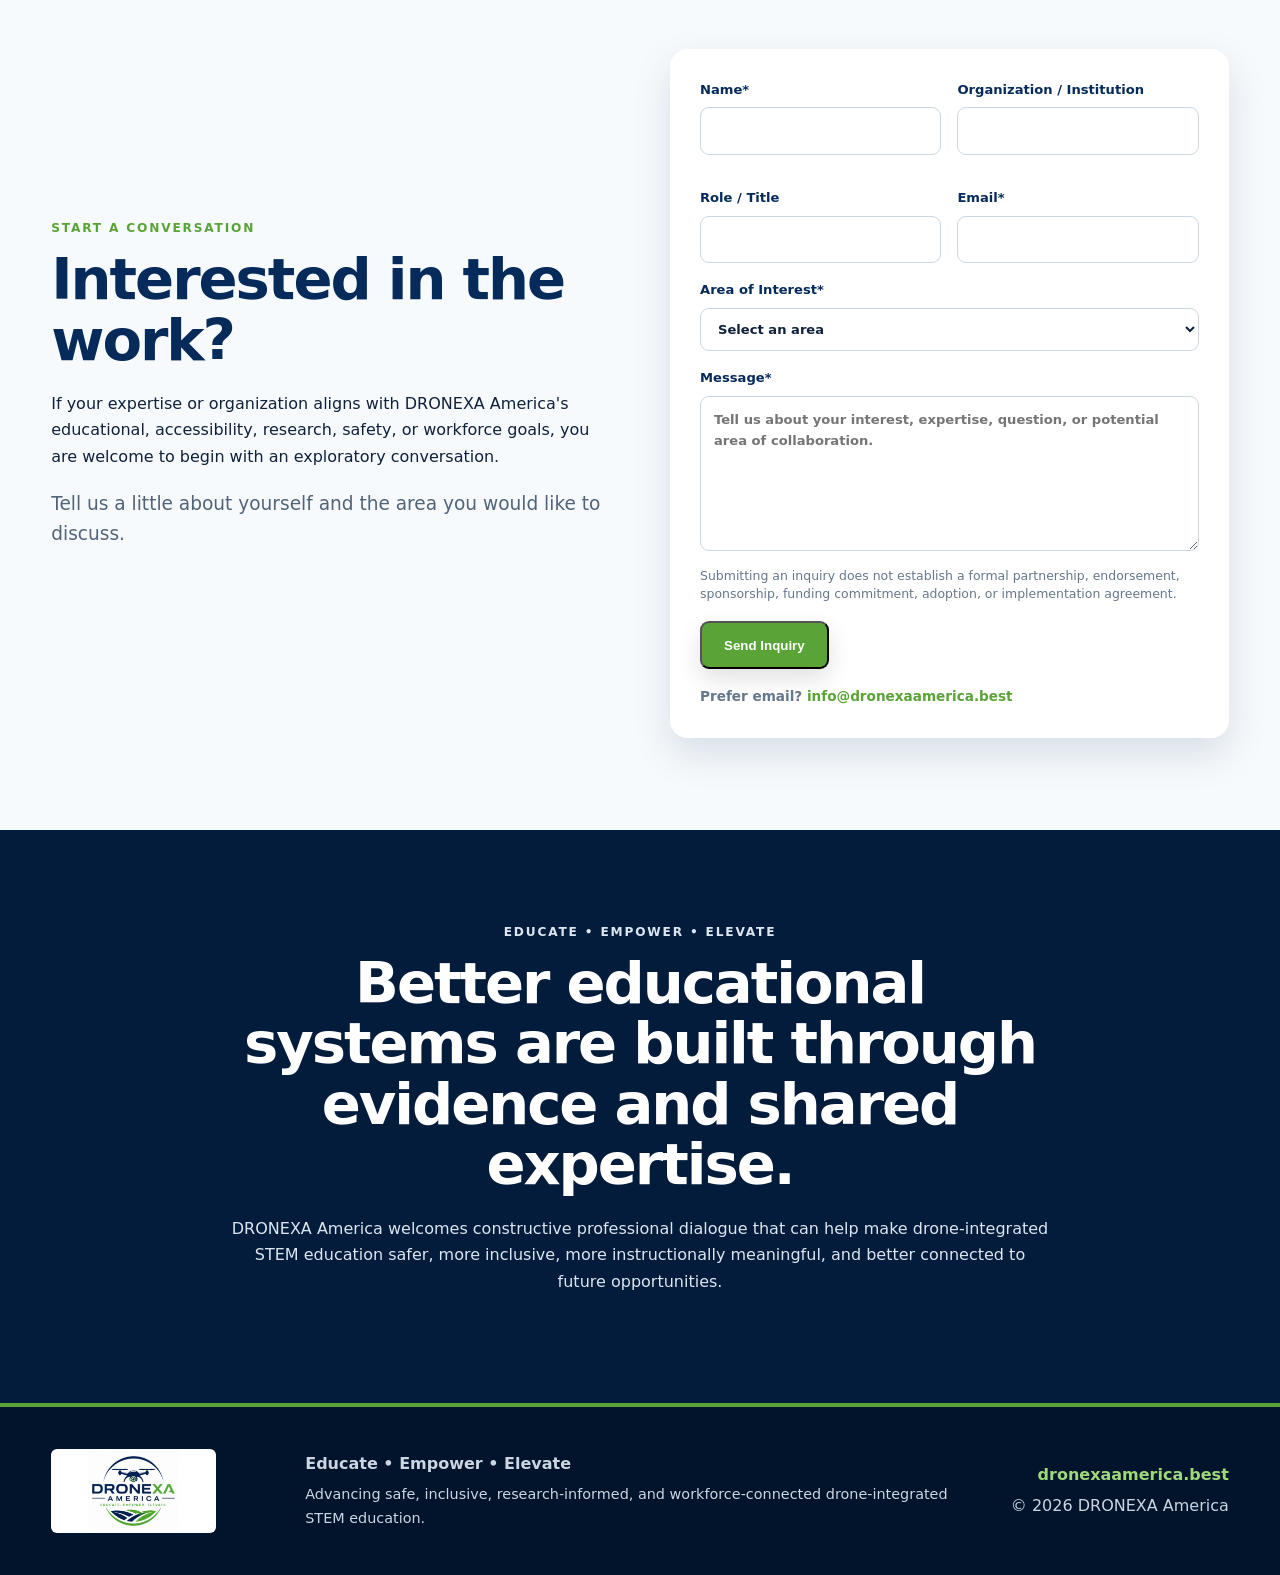
<file: collaborate.html>
<!doctype html>
<html lang="en">
<head>
  <meta charset="utf-8">
  <meta name="viewport" content="width=device-width, initial-scale=1">
  <title>Collaborate | DRONEXA America</title>
  <meta name="description" content="Explore opportunities to contribute expertise, provide feedback, support research-to-practice development, or discuss future implementation with DRONEXA America.">
  <link rel="stylesheet" href="styles.css">
</head>
<body>
  <header class="site-header">
    <div class="container nav-wrap">
      <a class="brand" href="index.html" aria-label="DRONEXA America home">
        <img src="dronexa-logo.png" alt="DRONEXA America">
      </a>
      <button class="nav-toggle" aria-expanded="false" aria-controls="site-nav">Menu</button>
      <nav id="site-nav" class="site-nav" aria-label="Primary navigation">
        <a href="about.html">About</a>
        <a href="our-work.html">Our Work</a>
        <a href="flight-without-limits.html">Flight Without Limits™</a>
        <a href="rural-nebraska-pilot.html">Nebraska Pilot</a>
        <a href="resources.html">Resources</a>
        <a href="research.html">Research</a>
        <a class="nav-cta" href="collaborate.html" aria-current="page">Collaborate</a>
      </nav>
    </div>
  </header>

  <main>
    <section class="hero about-hero">
      <div class="container narrow">
        <p class="eyebrow">Collaborate with DRONEXA America</p>
        <h1>Help Strengthen the Future of Drone-Integrated STEM Education</h1>
        <p class="lead">
          DRONEXA America welcomes thoughtful dialogue and professional input from people and
          organizations whose expertise can strengthen the initiative as its frameworks, resources,
          and implementation approaches continue to develop.
        </p>
      </div>
      <div class="hero-cut"></div>
    </section>

    <section class="section">
      <div class="container two-col">
        <div>
          <p class="eyebrow dark">Why Collaborate?</p>
          <h2>Strong educational innovation develops through multiple forms of expertise.</h2>
        </div>
        <div>
          <p>
            Drone-integrated STEM education sits at the intersection of teaching and learning,
            emerging technology, aviation safety, accessibility, workforce preparation, policy,
            institutional practice, and community context.
          </p>
          <p>
            DRONEXA America is therefore being developed through a research-to-practice approach that
            values professional review, educator experience, stakeholder perspective, implementation
            evidence, and continuous refinement.
          </p>
        </div>
      </div>
    </section>

    <section class="section soft">
      <div class="container">
        <p class="eyebrow dark">Who We Welcome</p>
        <h2>Different perspectives can strengthen different parts of the work.</h2>
        <div class="collab-grid">
          <article><span>01</span><h3>Schools & Educators</h3><p>Share instructional perspectives, implementation needs, practical constraints, and ideas for meaningful student learning.</p></article>
          <article><span>02</span><h3>Researchers & Higher Education</h3><p>Contribute scholarly perspective, methodological insight, research collaboration, evaluation expertise, or peer feedback.</p></article>
          <article><span>03</span><h3>Accessibility & Assistive Technology Professionals</h3><p>Help examine access, participation, adaptations, assistive supports, and inclusive mission design within Flight Without Limits™.</p></article>
          <article><span>04</span><h3>Educational Agencies & Organizations</h3><p>Offer perspective on educator development, implementation systems, standards, policy, regional capacity, and educational priorities.</p></article>
          <article><span>05</span><h3>UAS & Industry Professionals</h3><p>Contribute technical, operational, safety, career, and workforce perspectives relevant to responsible educational preparation.</p></article>
          <article><span>06</span><h3>Workforce & Community Organizations</h3><p>Help connect educational experiences with local needs, career awareness, emerging occupations, and broader community opportunity.</p></article>
        </div>
      </div>
    </section>

    <section class="section fwl">
      <div class="container two-col">
        <div>
          <p class="eyebrow">Ways to Contribute</p>
          <h2>Collaboration can begin with conversation.</h2>
          <p>
            Participation does not need to begin with a formal partnership. Early-stage professional
            input can help identify weaknesses, clarify assumptions, improve usability, and strengthen
            the initiative before broader implementation.
          </p>
        </div>
        <div class="fwl-panel">
          <div><b>Review</b><span>Provide professional feedback on developing frameworks or guidance.</span></div>
          <div><b>Advise</b><span>Share expertise relevant to education, accessibility, UAS, safety, policy, or workforce preparation.</span></div>
          <div><b>Explore</b><span>Discuss whether a future implementation, research, or professional-learning activity may be appropriate.</span></div>
          <div><b>Evaluate</b><span>Contribute to future evidence development, documentation, or continuous improvement.</span></div>
        </div>
      </div>
    </section>

    <section class="section">
      <div class="container">
        <p class="eyebrow dark">Areas for Collaboration</p>
        <h2>Current areas where expertise may add value</h2>
        <div class="capacity-grid">
          <article><h3>Educator Preparation</h3><p>Professional learning design, instructional readiness, curriculum integration, and implementation support.</p></article>
          <article><h3>Flight Without Limits™</h3><p>Accessibility, assistive technology, meaningful participation, mission roles, safety, and evaluation.</p></article>
          <article><h3>Policy & Implementation</h3><p>Responsible institutional practice, safety, ethics, regulatory awareness, and implementation guidance.</p></article>
          <article><h3>Research & Evaluation</h3><p>Study design, evidence collection, implementation evaluation, refinement, and dissemination.</p></article>
        </div>
      </div>
    </section>

    <section class="section soft">
      <div class="container two-col">
        <div>
          <p class="eyebrow dark">A Development-Stage Initiative</p>
          <h2>Collaboration should be described accurately.</h2>
          <p>
            DRONEXA America is actively developing its principal frameworks, resources, and implementation
            approaches. Conversations during this stage are intended to strengthen the work and explore
            possibilities—not to presume institutional commitment.
          </p>
        </div>
        <div class="notice">
          <strong>Collaboration status</strong>
          <p>
            An inquiry, conversation, review request, exchange of information, or expression of interest
            should not be interpreted as a formal partnership, endorsement, sponsorship, adoption, funding
            commitment, or implementation agreement unless such a relationship is expressly established.
          </p>
        </div>
      </div>
    </section>

    <section class="section process">
      <div class="container">
        <p class="eyebrow dark">A Collaborative Development Path</p>
        <h2>Engage → Exchange Expertise → Refine → Explore Implementation → Evaluate → Improve</h2>
        <div class="process-row">
          <div><span>1</span><b>Engage</b></div>
          <div><span>2</span><b>Exchange Expertise</b></div>
          <div><span>3</span><b>Refine</b></div>
          <div><span>4</span><b>Explore Implementation</b></div>
          <div><span>5</span><b>Evaluate</b></div>
          <div><span>6</span><b>Improve</b></div>
        </div>
      </div>
    </section>

    <section class="section contact-section">
      <div class="container two-col">
        <div>
          <p class="eyebrow dark">Start a Conversation</p>
          <h2>Interested in the work?</h2>
          <p>If your expertise or organization aligns with DRONEXA America's educational, accessibility, research, safety, or workforce goals, you are welcome to begin with an exploratory conversation.</p>
          <p class="section-lead">Tell us a little about yourself and the area you would like to discuss.</p>
        </div>
        <form id="collaboration-form" class="inquiry-form">
          <div class="form-grid">
            <label>Name*<input type="text" name="name" required autocomplete="name"></label>
            <label>Organization / Institution<input type="text" name="organization" autocomplete="organization"></label>
            <label>Role / Title<input type="text" name="role" autocomplete="organization-title"></label>
            <label>Email*<input type="email" name="email" required autocomplete="email"></label>
          </div>
          <label>Area of Interest*
            <select name="interest" required>
              <option value="">Select an area</option>
              <option>Educator Preparation</option>
              <option>Flight Without Limits™</option>
              <option>Research & Evaluation</option>
              <option>Policy & Implementation Guidance</option>
              <option>Rural Nebraska Pilot</option>
              <option>UAS / Industry & Workforce</option>
              <option>Resource Review</option>
              <option>Other</option>
            </select>
          </label>
          <label>Message*<textarea name="message" rows="6" required placeholder="Tell us about your interest, expertise, question, or potential area of collaboration."></textarea></label>
          <p class="form-disclaimer">Submitting an inquiry does not establish a formal partnership, endorsement, sponsorship, funding commitment, adoption, or implementation agreement.</p>
          <button class="btn btn-primary" type="submit">Send Inquiry</button>
          <p class="contact-note">Prefer email? <a href="mailto:info@dronexaamerica.best">info@dronexaamerica.best</a></p>
        </form>
      </div>
    </section>

    <section class="section collaborate">
      <div class="container narrow">
        <p class="eyebrow">Educate • Empower • Elevate</p>
        <h2>Better educational systems are built through evidence and shared expertise.</h2>
        <p>
          DRONEXA America welcomes constructive professional dialogue that can help make drone-integrated
          STEM education safer, more inclusive, more instructionally meaningful, and better connected to
          future opportunities.
        </p>
      </div>
    </section>
  </main>

  <footer class="site-footer">
    <div class="container footer-grid">
      <div class="footer-brand">
        <img src="dronexa-logo.png" alt="DRONEXA America">
      </div>
      <div>
        <strong>Educate • Empower • Elevate</strong>
        <p>Advancing safe, inclusive, research-informed, and workforce-connected drone-integrated STEM education.</p>
      </div>
      <div class="footer-right">
        <a href="https://dronexaamerica.best">dronexaamerica.best</a>
        <span>© <span id="year"></span> DRONEXA America</span>
      </div>
    </div>
  </footer>

  <script src="script.js"></script>
</body>
</html>
</file>
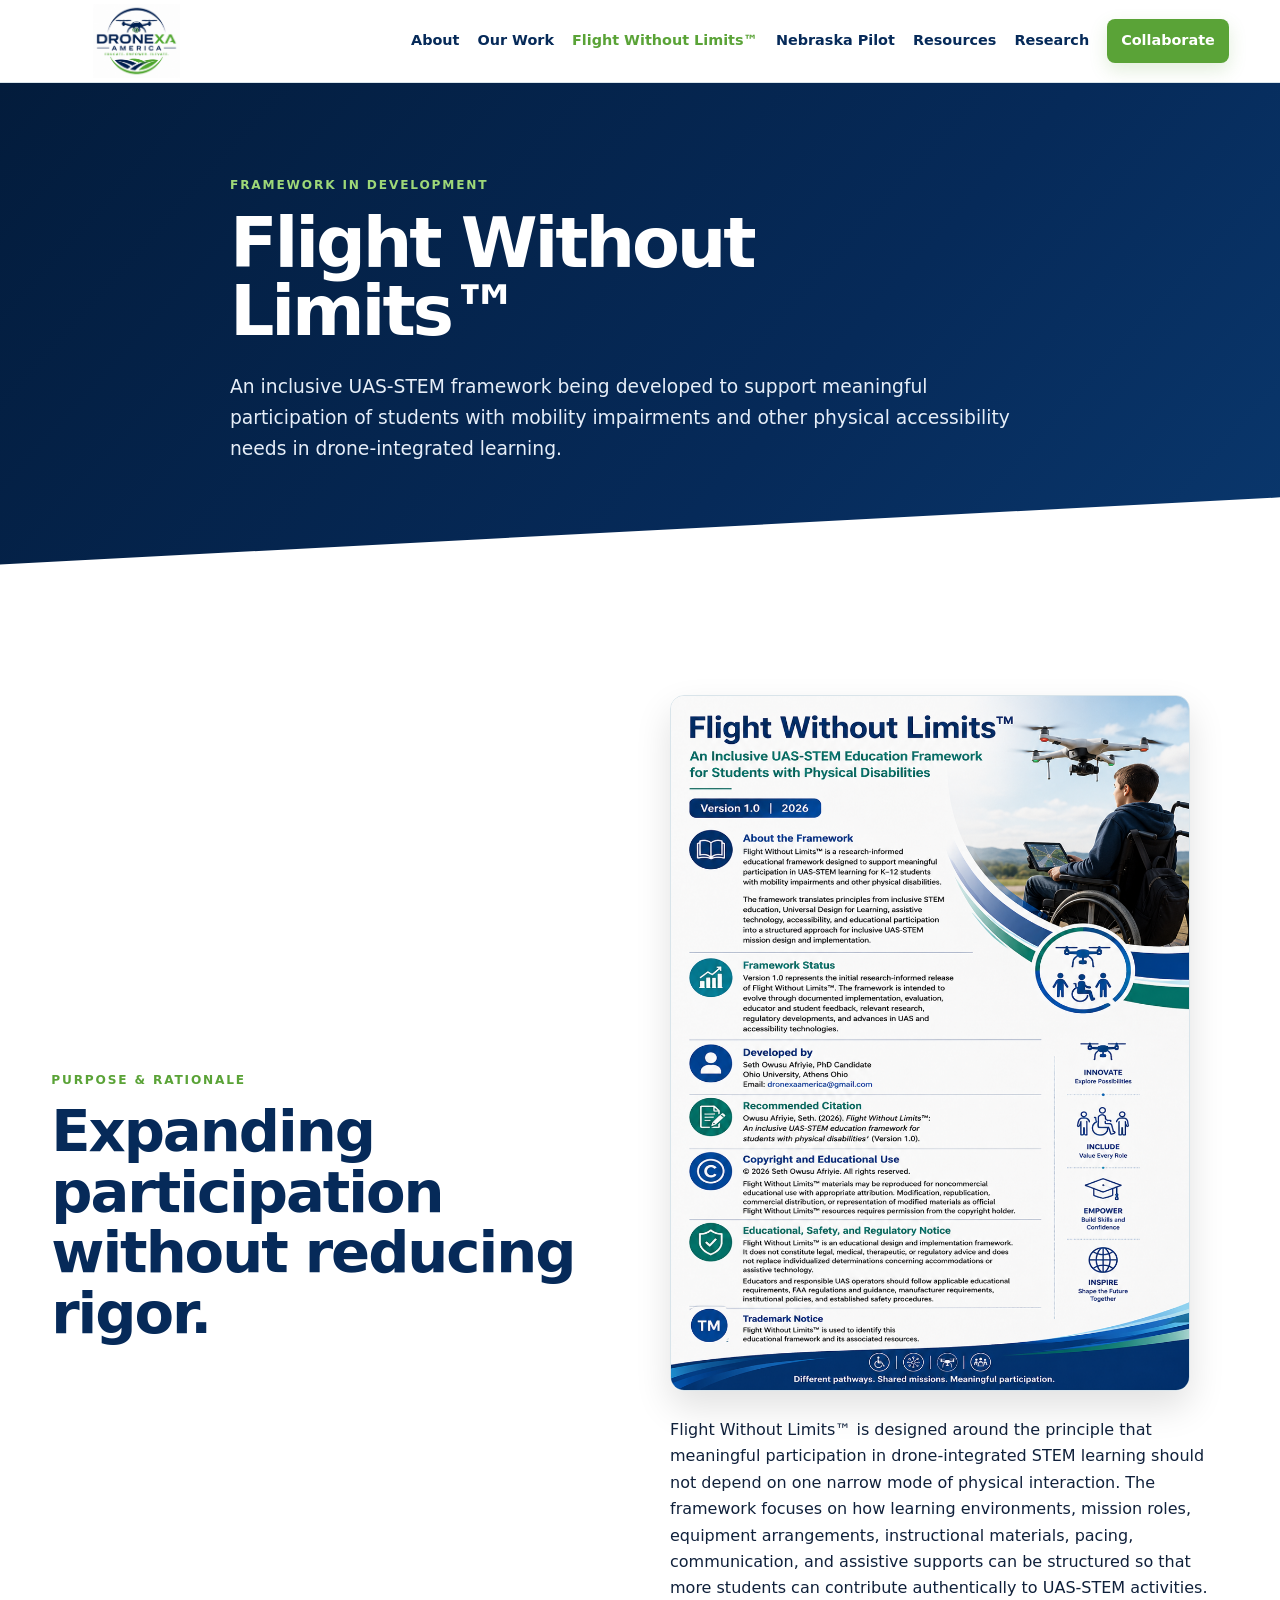
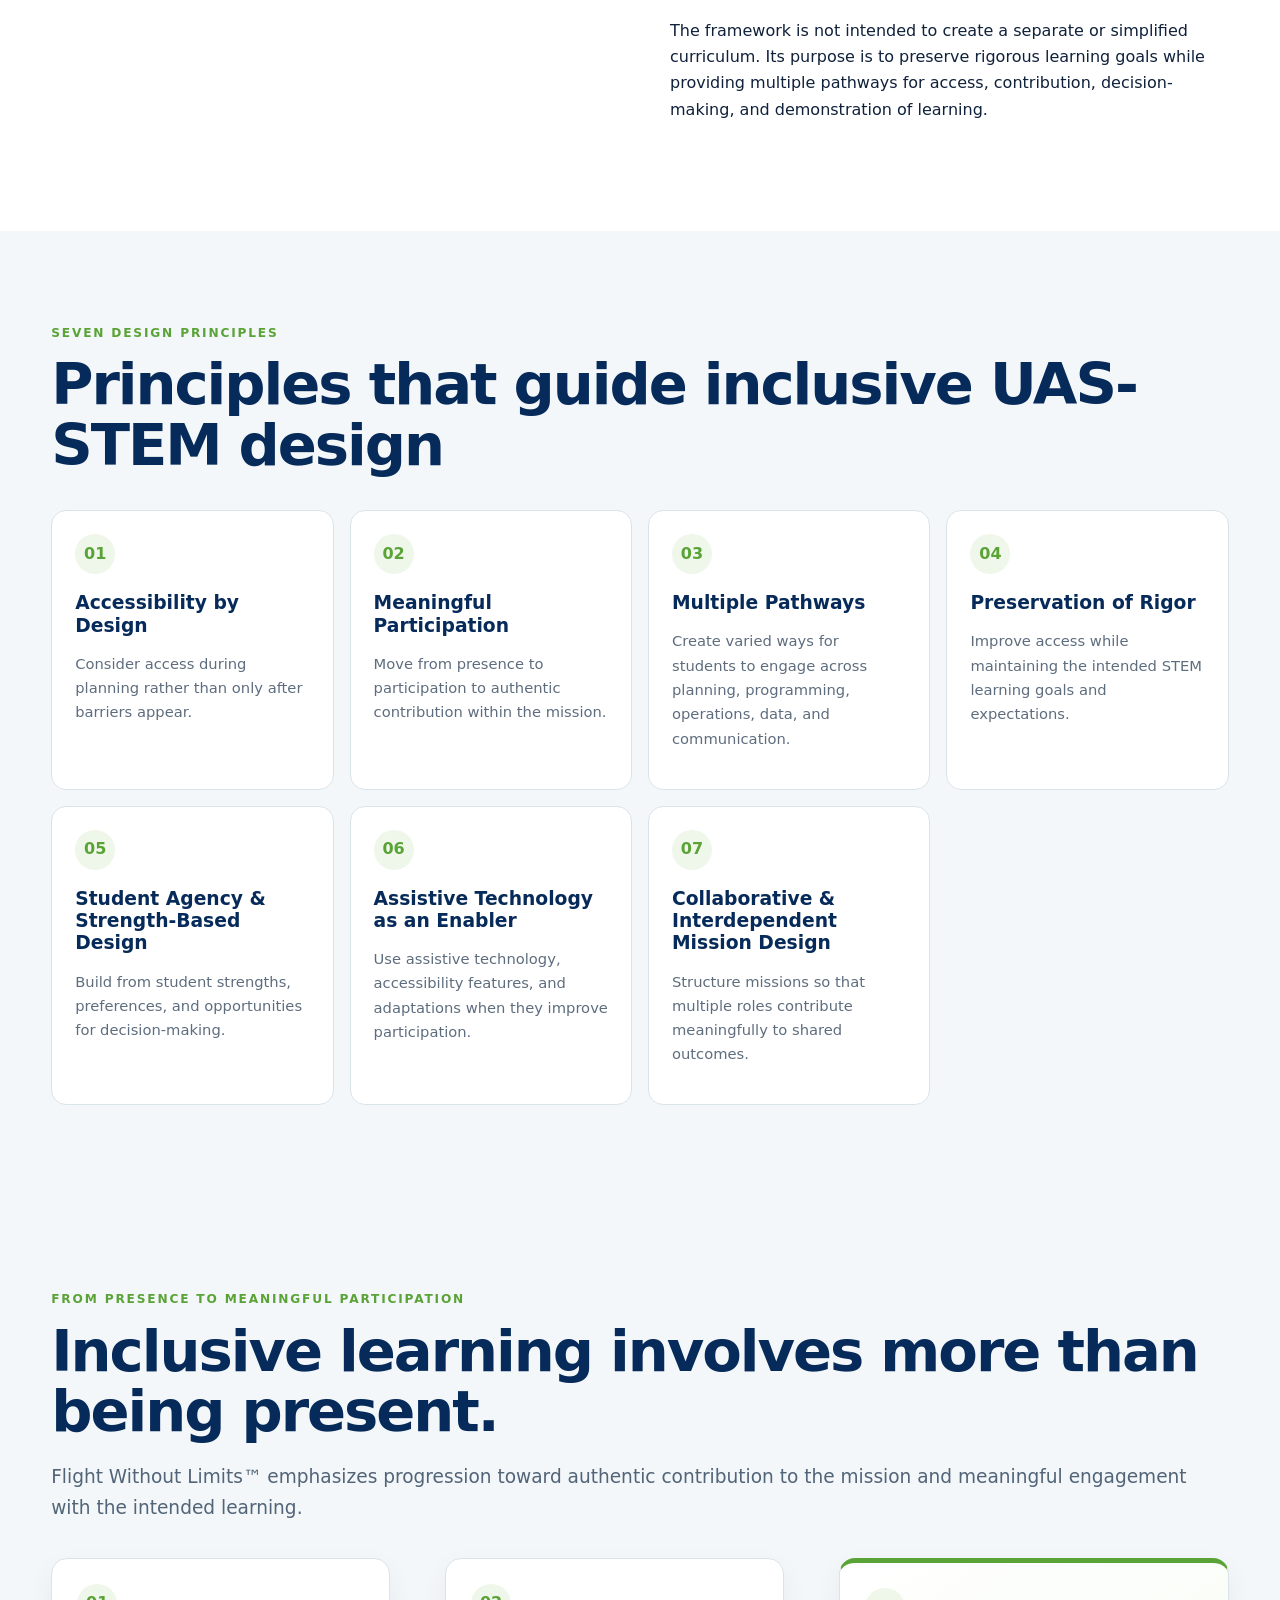
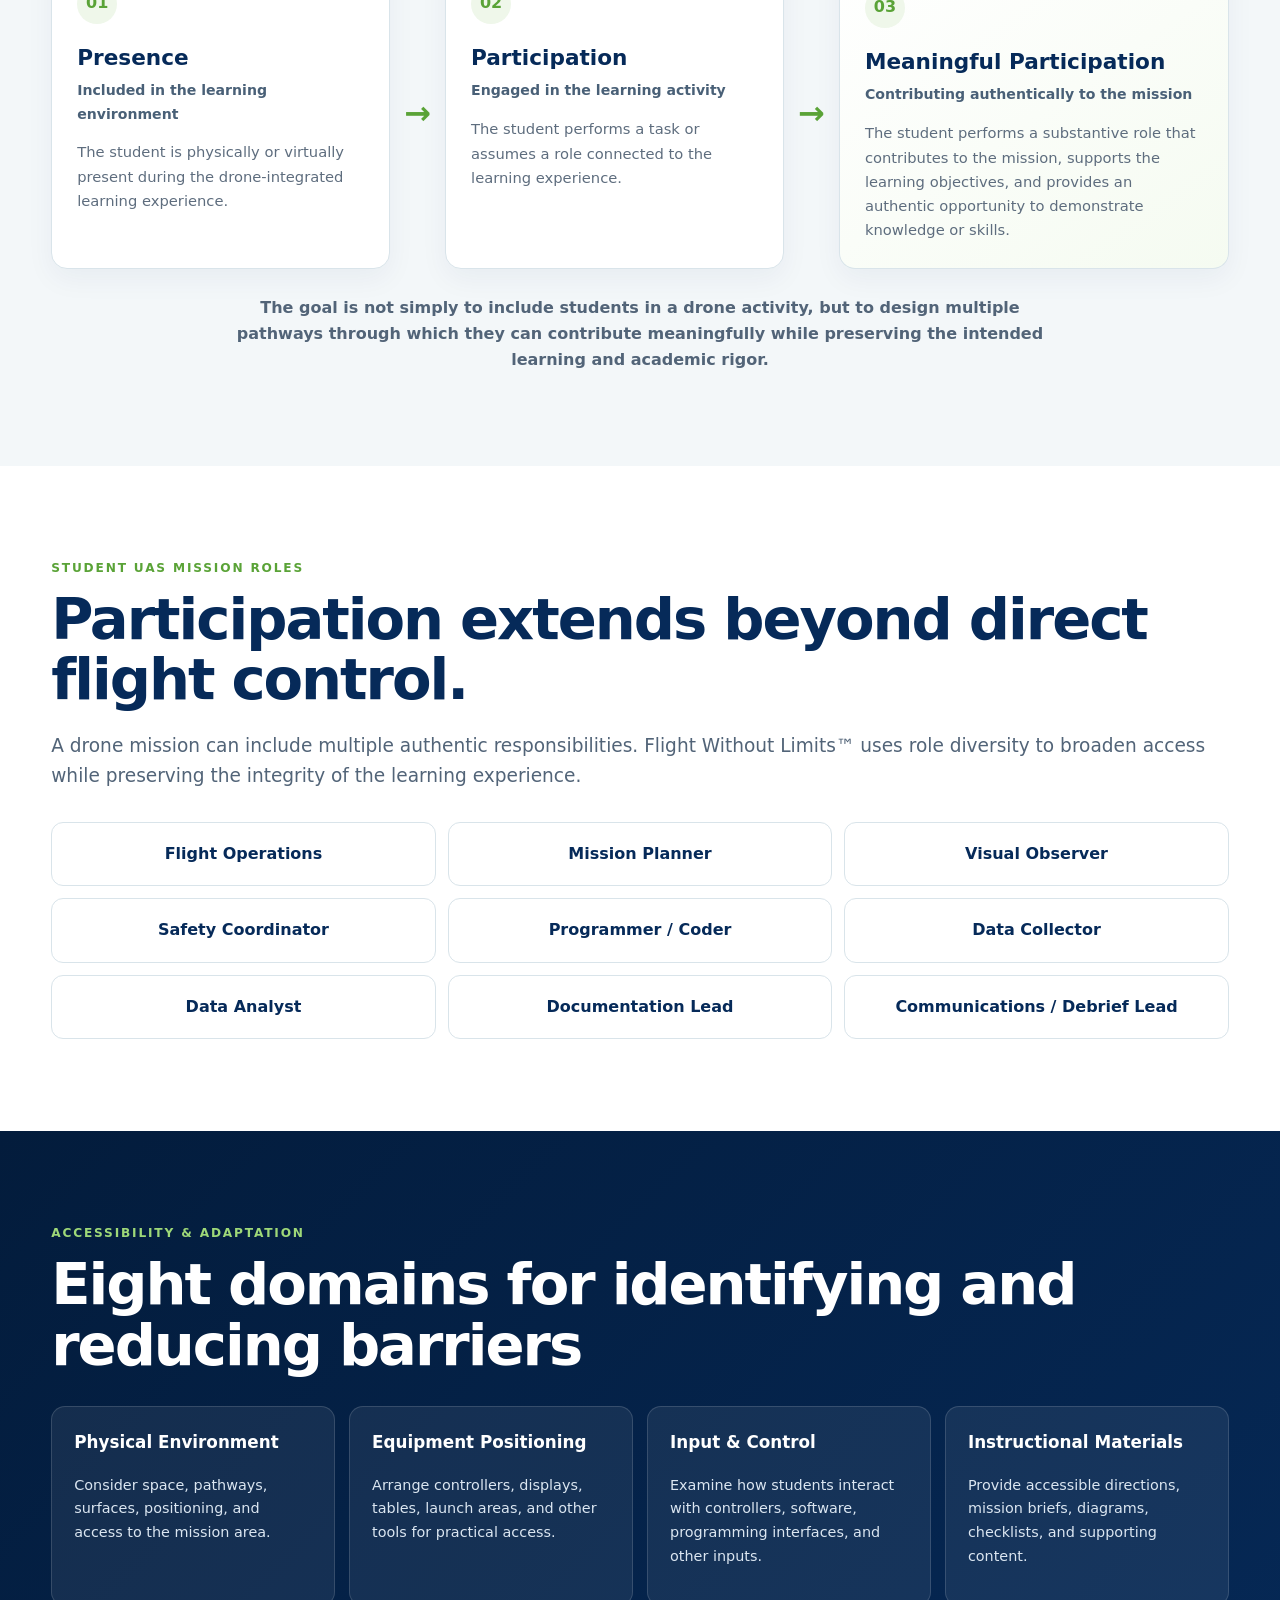
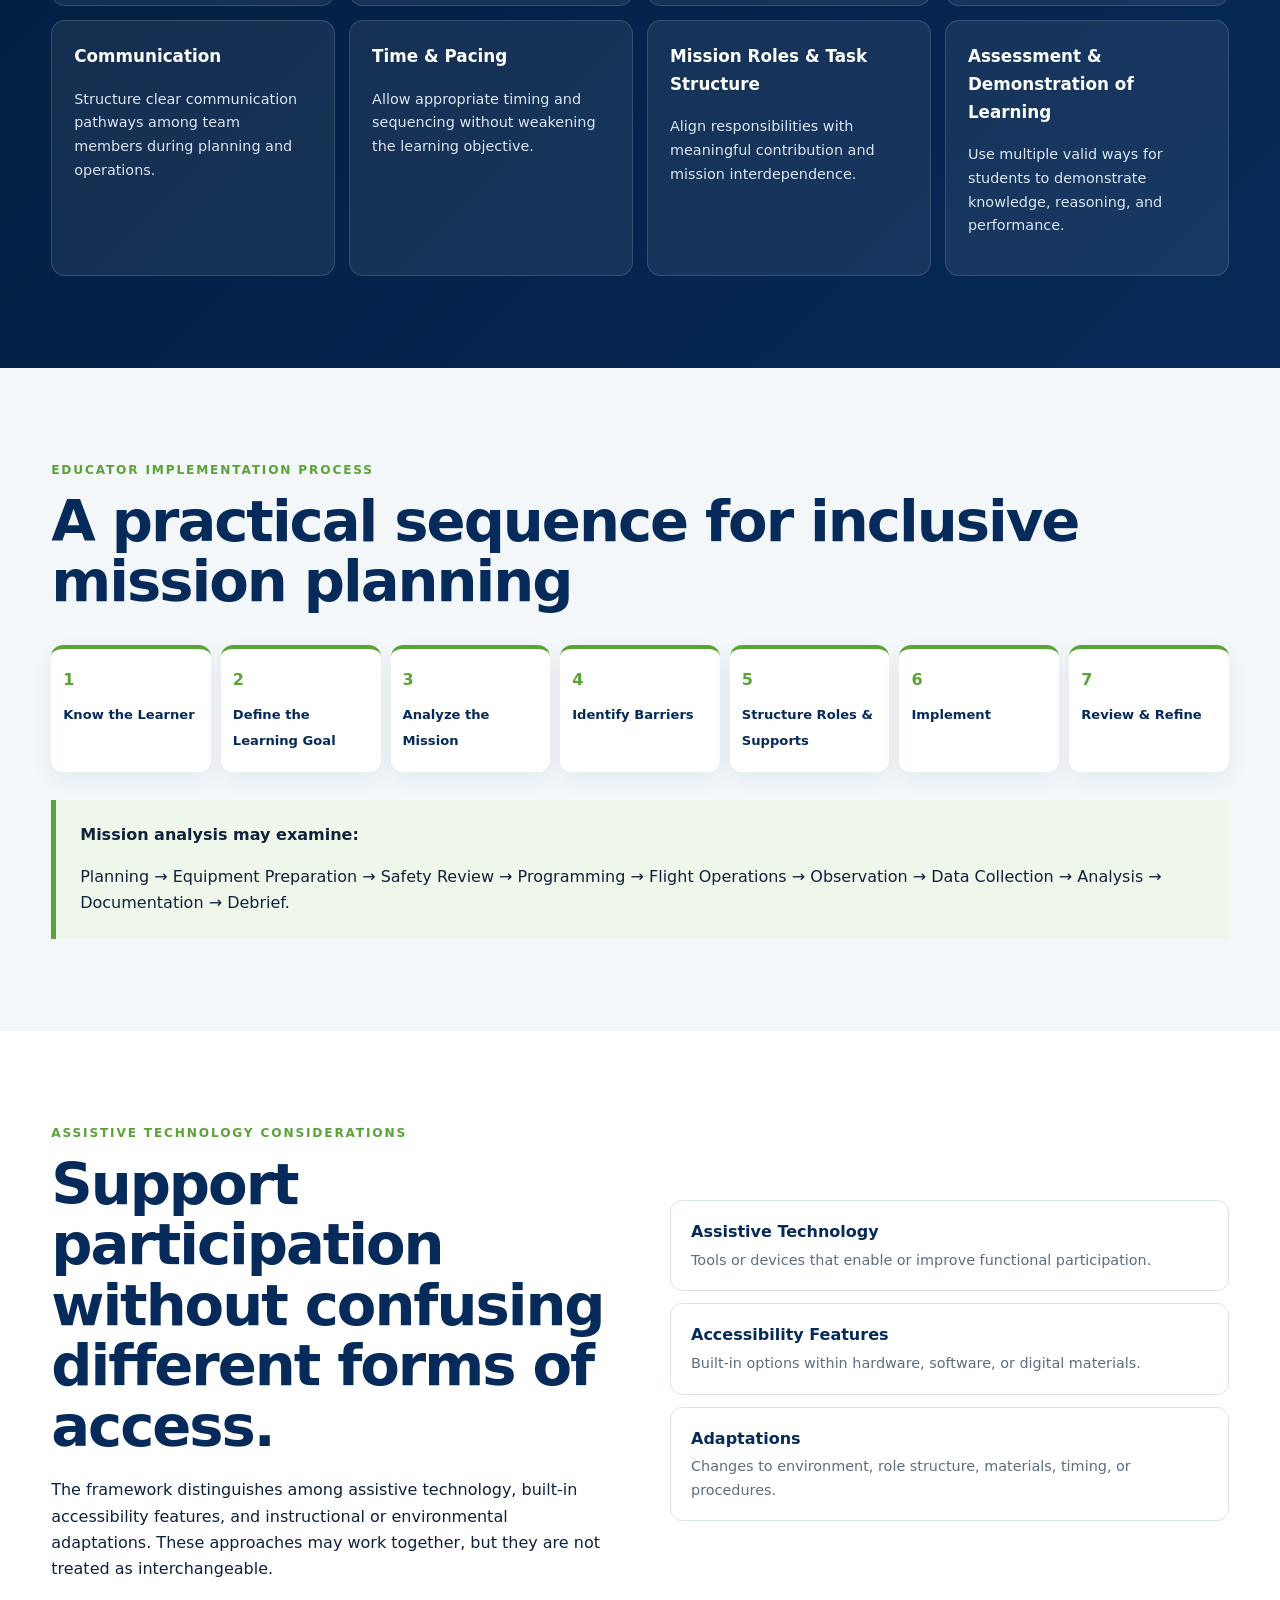
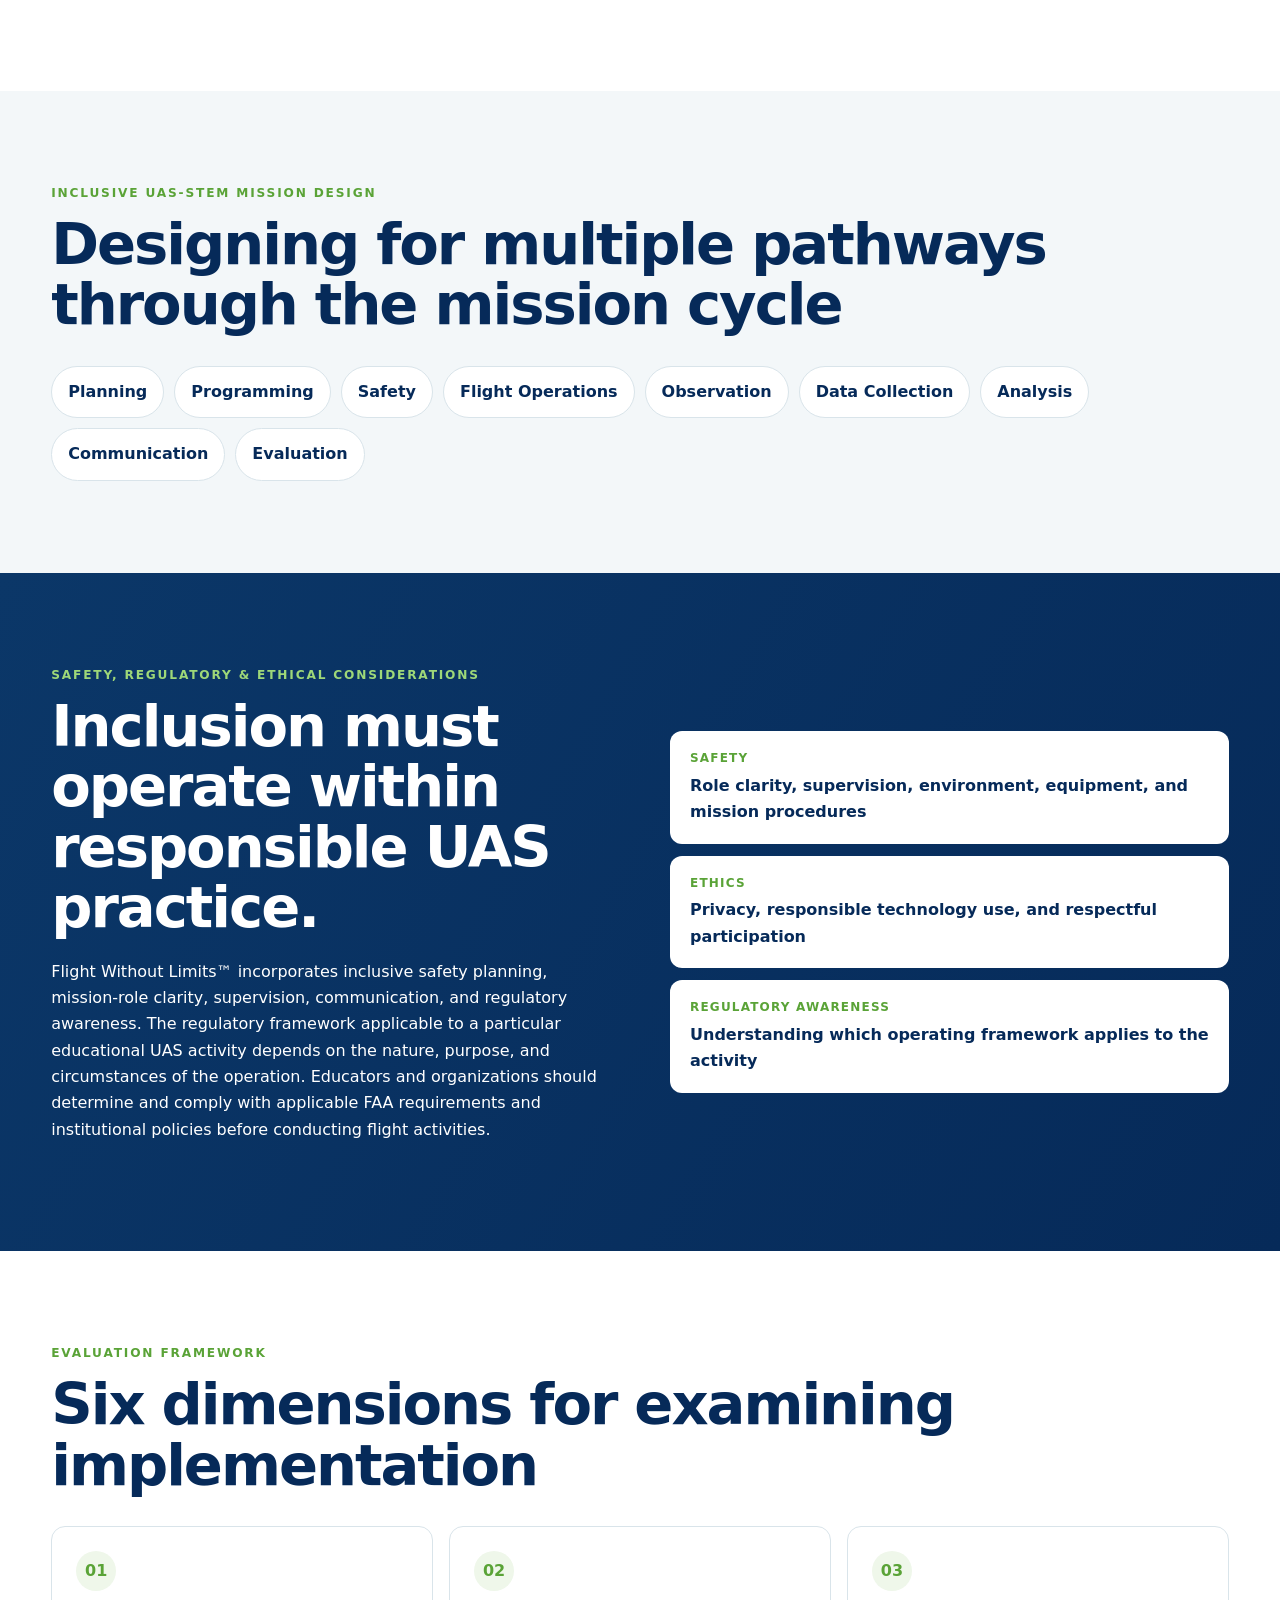
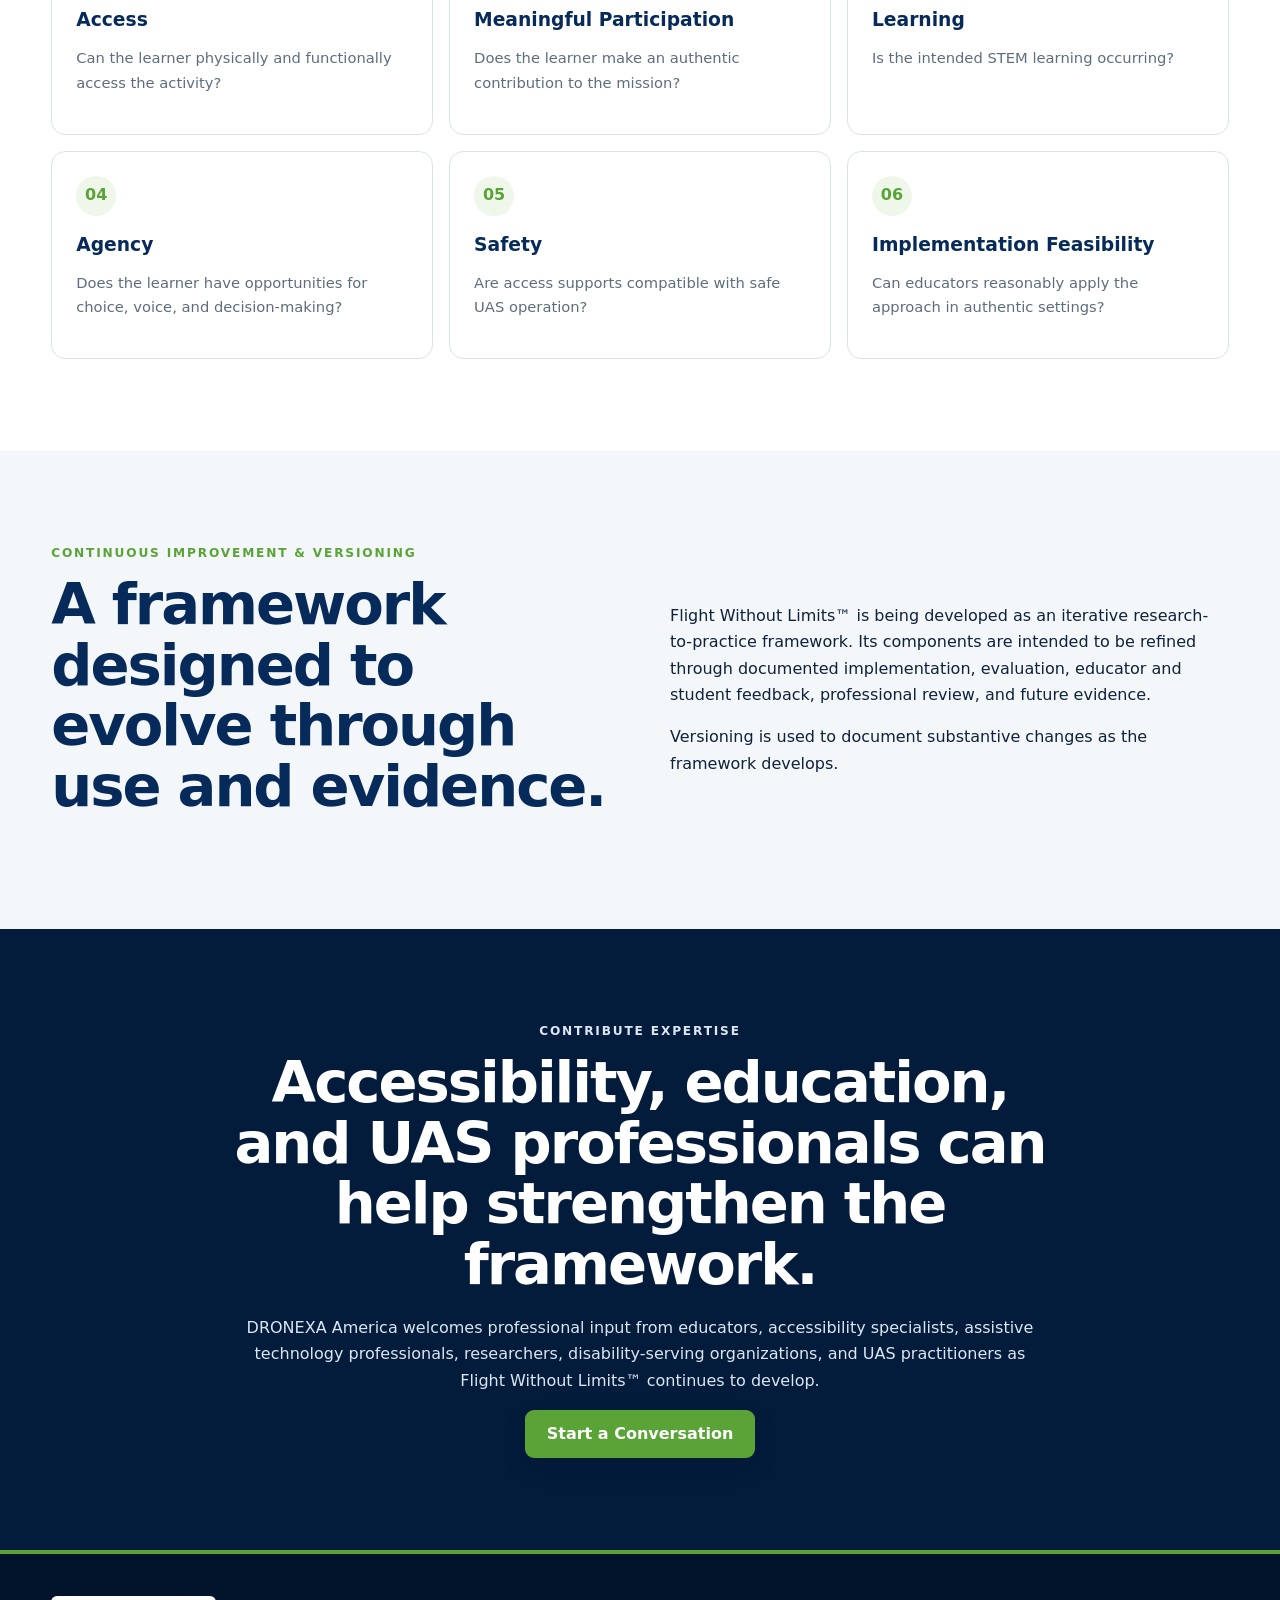
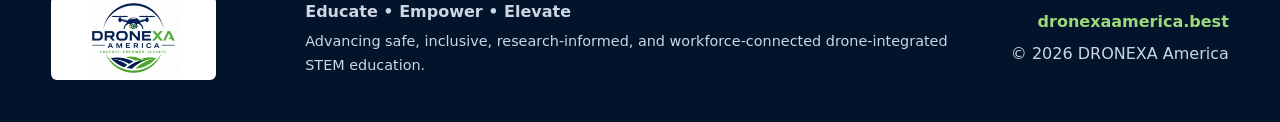
<file: flight-without-limits.html>
<!doctype html>
<html lang="en">
<head>
  <meta charset="utf-8">
  <meta name="viewport" content="width=device-width, initial-scale=1">
  <title>Flight Without Limits™ | DRONEXA America</title>
  <meta name="description" content="Flight Without Limits™ is DRONEXA America's inclusive UAS-STEM framework in development, designed to support meaningful participation of students with mobility impairments and other physical accessibility needs.">
  <link rel="stylesheet" href="styles.css">
</head>
<body>
  <header class="site-header">
    <div class="container nav-wrap">
      <a class="brand" href="index.html" aria-label="DRONEXA America home">
        <img src="dronexa-logo.png" alt="DRONEXA America">
      </a>
      <button class="nav-toggle" aria-expanded="false" aria-controls="site-nav">Menu</button>
      <nav id="site-nav" class="site-nav" aria-label="Primary navigation">
        <a href="about.html">About</a>
        <a href="our-work.html">Our Work</a>
        <a href="flight-without-limits.html" aria-current="page">Flight Without Limits™</a>
        <a href="rural-nebraska-pilot.html">Nebraska Pilot</a>
        <a href="resources.html">Resources</a>
        <a href="research.html">Research</a>
        <a class="nav-cta" href="collaborate.html">Collaborate</a>
      </nav>
    </div>
  </header>

  <main>
    <section class="hero about-hero">
      <div class="container narrow">
        <p class="eyebrow">Framework in Development</p>
        <h1>Flight Without Limits™</h1>
        <p class="lead">
          An inclusive UAS-STEM framework being developed to support meaningful participation of students
          with mobility impairments and other physical accessibility needs in drone-integrated learning.
        </p>
      </div>
      <div class="hero-cut"></div>
    </section>

    <section class="section">
      <div class="container two-col">
        <div>
          <p class="eyebrow dark">Purpose & Rationale</p>
          <h2>Expanding participation without reducing rigor.</h2>
        </div>
        <div>
          <figure class="framework-cover-figure">
            <img src="flight-without-limits-cover.png" alt="Flight Without Limits Version 1.0 framework cover">
          </figure>
          <p>
            Flight Without Limits™ is designed around the principle that meaningful participation in
            drone-integrated STEM learning should not depend on one narrow mode of physical interaction.
            The framework focuses on how learning environments, mission roles, equipment arrangements,
            instructional materials, pacing, communication, and assistive supports can be structured so
            that more students can contribute authentically to UAS-STEM activities.
          </p>
          <p>
            The framework is not intended to create a separate or simplified curriculum. Its purpose is to
            preserve rigorous learning goals while providing multiple pathways for access, contribution,
            decision-making, and demonstration of learning.
          </p>
        </div>
      </div>
    </section>

    <section class="section soft">
      <div class="container">
        <p class="eyebrow dark">Seven Design Principles</p>
        <h2>Principles that guide inclusive UAS-STEM design</h2>
        <div class="principle-grid">
          <article><span>01</span><h3>Accessibility by Design</h3><p>Consider access during planning rather than only after barriers appear.</p></article>
          <article><span>02</span><h3>Meaningful Participation</h3><p>Move from presence to participation to authentic contribution within the mission.</p></article>
          <article><span>03</span><h3>Multiple Pathways</h3><p>Create varied ways for students to engage across planning, programming, operations, data, and communication.</p></article>
          <article><span>04</span><h3>Preservation of Rigor</h3><p>Improve access while maintaining the intended STEM learning goals and expectations.</p></article>
          <article><span>05</span><h3>Student Agency & Strength-Based Design</h3><p>Build from student strengths, preferences, and opportunities for decision-making.</p></article>
          <article><span>06</span><h3>Assistive Technology as an Enabler</h3><p>Use assistive technology, accessibility features, and adaptations when they improve participation.</p></article>
          <article><span>07</span><h3>Collaborative & Interdependent Mission Design</h3><p>Structure missions so that multiple roles contribute meaningfully to shared outcomes.</p></article>
        </div>
      </div>
    </section>

    <section class="section soft meaningful-participation">
      <div class="container">
        <p class="eyebrow dark">From Presence to Meaningful Participation</p>
        <h2>Inclusive learning involves more than being present.</h2>
        <p class="section-lead">
          Flight Without Limits™ emphasizes progression toward authentic contribution to the mission and meaningful engagement with the intended learning.
        </p>
        <div class="participation-flow" aria-label="Presence to participation to meaningful participation">
          <article><span>01</span><h3>Presence</h3><strong>Included in the learning environment</strong><p>The student is physically or virtually present during the drone-integrated learning experience.</p></article>
          <div class="flow-arrow" aria-hidden="true">→</div>
          <article><span>02</span><h3>Participation</h3><strong>Engaged in the learning activity</strong><p>The student performs a task or assumes a role connected to the learning experience.</p></article>
          <div class="flow-arrow" aria-hidden="true">→</div>
          <article class="participation-featured"><span>03</span><h3>Meaningful Participation</h3><strong>Contributing authentically to the mission</strong><p>The student performs a substantive role that contributes to the mission, supports the learning objectives, and provides an authentic opportunity to demonstrate knowledge or skills.</p></article>
        </div>
        <p class="participation-note">The goal is not simply to include students in a drone activity, but to design multiple pathways through which they can contribute meaningfully while preserving the intended learning and academic rigor.</p>
      </div>
    </section>

    <section class="section">
      <div class="container">
        <p class="eyebrow dark">Student UAS Mission Roles</p>
        <h2>Participation extends beyond direct flight control.</h2>
        <p class="section-lead">
          A drone mission can include multiple authentic responsibilities. Flight Without Limits™ uses
          role diversity to broaden access while preserving the integrity of the learning experience.
        </p>
        <div class="role-grid">
          <div>Flight Operations</div>
          <div>Mission Planner</div>
          <div>Visual Observer</div>
          <div>Safety Coordinator</div>
          <div>Programmer / Coder</div>
          <div>Data Collector</div>
          <div>Data Analyst</div>
          <div>Documentation Lead</div>
          <div>Communications / Debrief Lead</div>
        </div>
      </div>
    </section>

    <section class="section fwl">
      <div class="container">
        <p class="eyebrow">Accessibility & Adaptation</p>
        <h2>Eight domains for identifying and reducing barriers</h2>
        <div class="access-grid">
          <article><h3>Physical Environment</h3><p>Consider space, pathways, surfaces, positioning, and access to the mission area.</p></article>
          <article><h3>Equipment Positioning</h3><p>Arrange controllers, displays, tables, launch areas, and other tools for practical access.</p></article>
          <article><h3>Input & Control</h3><p>Examine how students interact with controllers, software, programming interfaces, and other inputs.</p></article>
          <article><h3>Instructional Materials</h3><p>Provide accessible directions, mission briefs, diagrams, checklists, and supporting content.</p></article>
          <article><h3>Communication</h3><p>Structure clear communication pathways among team members during planning and operations.</p></article>
          <article><h3>Time & Pacing</h3><p>Allow appropriate timing and sequencing without weakening the learning objective.</p></article>
          <article><h3>Mission Roles & Task Structure</h3><p>Align responsibilities with meaningful contribution and mission interdependence.</p></article>
          <article><h3>Assessment & Demonstration of Learning</h3><p>Use multiple valid ways for students to demonstrate knowledge, reasoning, and performance.</p></article>
        </div>
      </div>
    </section>

    <section class="section soft">
      <div class="container">
        <p class="eyebrow dark">Educator Implementation Process</p>
        <h2>A practical sequence for inclusive mission planning</h2>
        <div class="implementation-flow">
          <div><span>1</span><b>Know the Learner</b></div>
          <div><span>2</span><b>Define the Learning Goal</b></div>
          <div><span>3</span><b>Analyze the Mission</b></div>
          <div><span>4</span><b>Identify Barriers</b></div>
          <div><span>5</span><b>Structure Roles & Supports</b></div>
          <div><span>6</span><b>Implement</b></div>
          <div><span>7</span><b>Review & Refine</b></div>
        </div>

        <div class="notice">
          <strong>Mission analysis may examine:</strong>
          <p>
            Planning → Equipment Preparation → Safety Review → Programming → Flight Operations →
            Observation → Data Collection → Analysis → Documentation → Debrief.
          </p>
        </div>
      </div>
    </section>

    <section class="section">
      <div class="container two-col">
        <div>
          <p class="eyebrow dark">Assistive Technology Considerations</p>
          <h2>Support participation without confusing different forms of access.</h2>
          <p>
            The framework distinguishes among assistive technology, built-in accessibility features,
            and instructional or environmental adaptations. These approaches may work together, but they
            are not treated as interchangeable.
          </p>
        </div>
        <div class="fwl-panel light-panel">
          <div><b>Assistive Technology</b><span>Tools or devices that enable or improve functional participation.</span></div>
          <div><b>Accessibility Features</b><span>Built-in options within hardware, software, or digital materials.</span></div>
          <div><b>Adaptations</b><span>Changes to environment, role structure, materials, timing, or procedures.</span></div>
        </div>
      </div>
    </section>

    <section class="section soft">
      <div class="container">
        <p class="eyebrow dark">Inclusive UAS-STEM Mission Design</p>
        <h2>Designing for multiple pathways through the mission cycle</h2>
        <div class="mission-cycle">
          <span>Planning</span>
          <span>Programming</span>
          <span>Safety</span>
          <span>Flight Operations</span>
          <span>Observation</span>
          <span>Data Collection</span>
          <span>Analysis</span>
          <span>Communication</span>
          <span>Evaluation</span>
        </div>
      </div>
    </section>

    <section class="section pilot">
      <div class="container two-col">
        <div>
          <p class="eyebrow">Safety, Regulatory & Ethical Considerations</p>
          <h2>Inclusion must operate within responsible UAS practice.</h2>
          <p>
            Flight Without Limits™ incorporates inclusive safety planning, mission-role clarity,
            supervision, communication, and regulatory awareness. The regulatory framework applicable
            to a particular educational UAS activity depends on the nature, purpose, and circumstances
            of the operation. Educators and organizations should determine and comply with applicable
            FAA requirements and institutional policies before conducting flight activities.
          </p>
        </div>
        <div class="phase-list">
          <li><span>Safety</span>Role clarity, supervision, environment, equipment, and mission procedures</li>
          <li><span>Ethics</span>Privacy, responsible technology use, and respectful participation</li>
          <li><span>Regulatory Awareness</span>Understanding which operating framework applies to the activity</li>
        </div>
      </div>
    </section>

    <section class="section">
      <div class="container">
        <p class="eyebrow dark">Evaluation Framework</p>
        <h2>Six dimensions for examining implementation</h2>
        <div class="evaluation-grid">
          <article><span>01</span><h3>Access</h3><p>Can the learner physically and functionally access the activity?</p></article>
          <article><span>02</span><h3>Meaningful Participation</h3><p>Does the learner make an authentic contribution to the mission?</p></article>
          <article><span>03</span><h3>Learning</h3><p>Is the intended STEM learning occurring?</p></article>
          <article><span>04</span><h3>Agency</h3><p>Does the learner have opportunities for choice, voice, and decision-making?</p></article>
          <article><span>05</span><h3>Safety</h3><p>Are access supports compatible with safe UAS operation?</p></article>
          <article><span>06</span><h3>Implementation Feasibility</h3><p>Can educators reasonably apply the approach in authentic settings?</p></article>
        </div>
      </div>
    </section>

    <section class="section soft">
      <div class="container two-col">
        <div>
          <p class="eyebrow dark">Continuous Improvement & Versioning</p>
          <h2>A framework designed to evolve through use and evidence.</h2>
        </div>
        <div>
          <p>
            Flight Without Limits™ is being developed as an iterative research-to-practice framework.
            Its components are intended to be refined through documented implementation, evaluation,
            educator and student feedback, professional review, and future evidence.
          </p>
          <p>
            Versioning is used to document substantive changes as the framework develops.
          </p>
        </div>
      </div>
    </section>

    <section class="section collaborate">
      <div class="container narrow">
        <p class="eyebrow">Contribute Expertise</p>
        <h2>Accessibility, education, and UAS professionals can help strengthen the framework.</h2>
        <p>
          DRONEXA America welcomes professional input from educators, accessibility specialists,
          assistive technology professionals, researchers, disability-serving organizations, and
          UAS practitioners as Flight Without Limits™ continues to develop.
        </p>
        <a class="btn btn-primary" href="mailto:info@dronexaamerica.best">Start a Conversation</a>
      </div>
    </section>
  </main>

  <footer class="site-footer">
    <div class="container footer-grid">
      <div class="footer-brand">
        <img src="dronexa-logo.png" alt="DRONEXA America">
      </div>
      <div>
        <strong>Educate • Empower • Elevate</strong>
        <p>Advancing safe, inclusive, research-informed, and workforce-connected drone-integrated STEM education.</p>
      </div>
      <div class="footer-right">
        <a href="https://dronexaamerica.best">dronexaamerica.best</a>
        <span>© <span id="year"></span> DRONEXA America</span>
      </div>
    </div>
  </footer>

  <script src="script.js"></script>
</body>
</html>
</file>
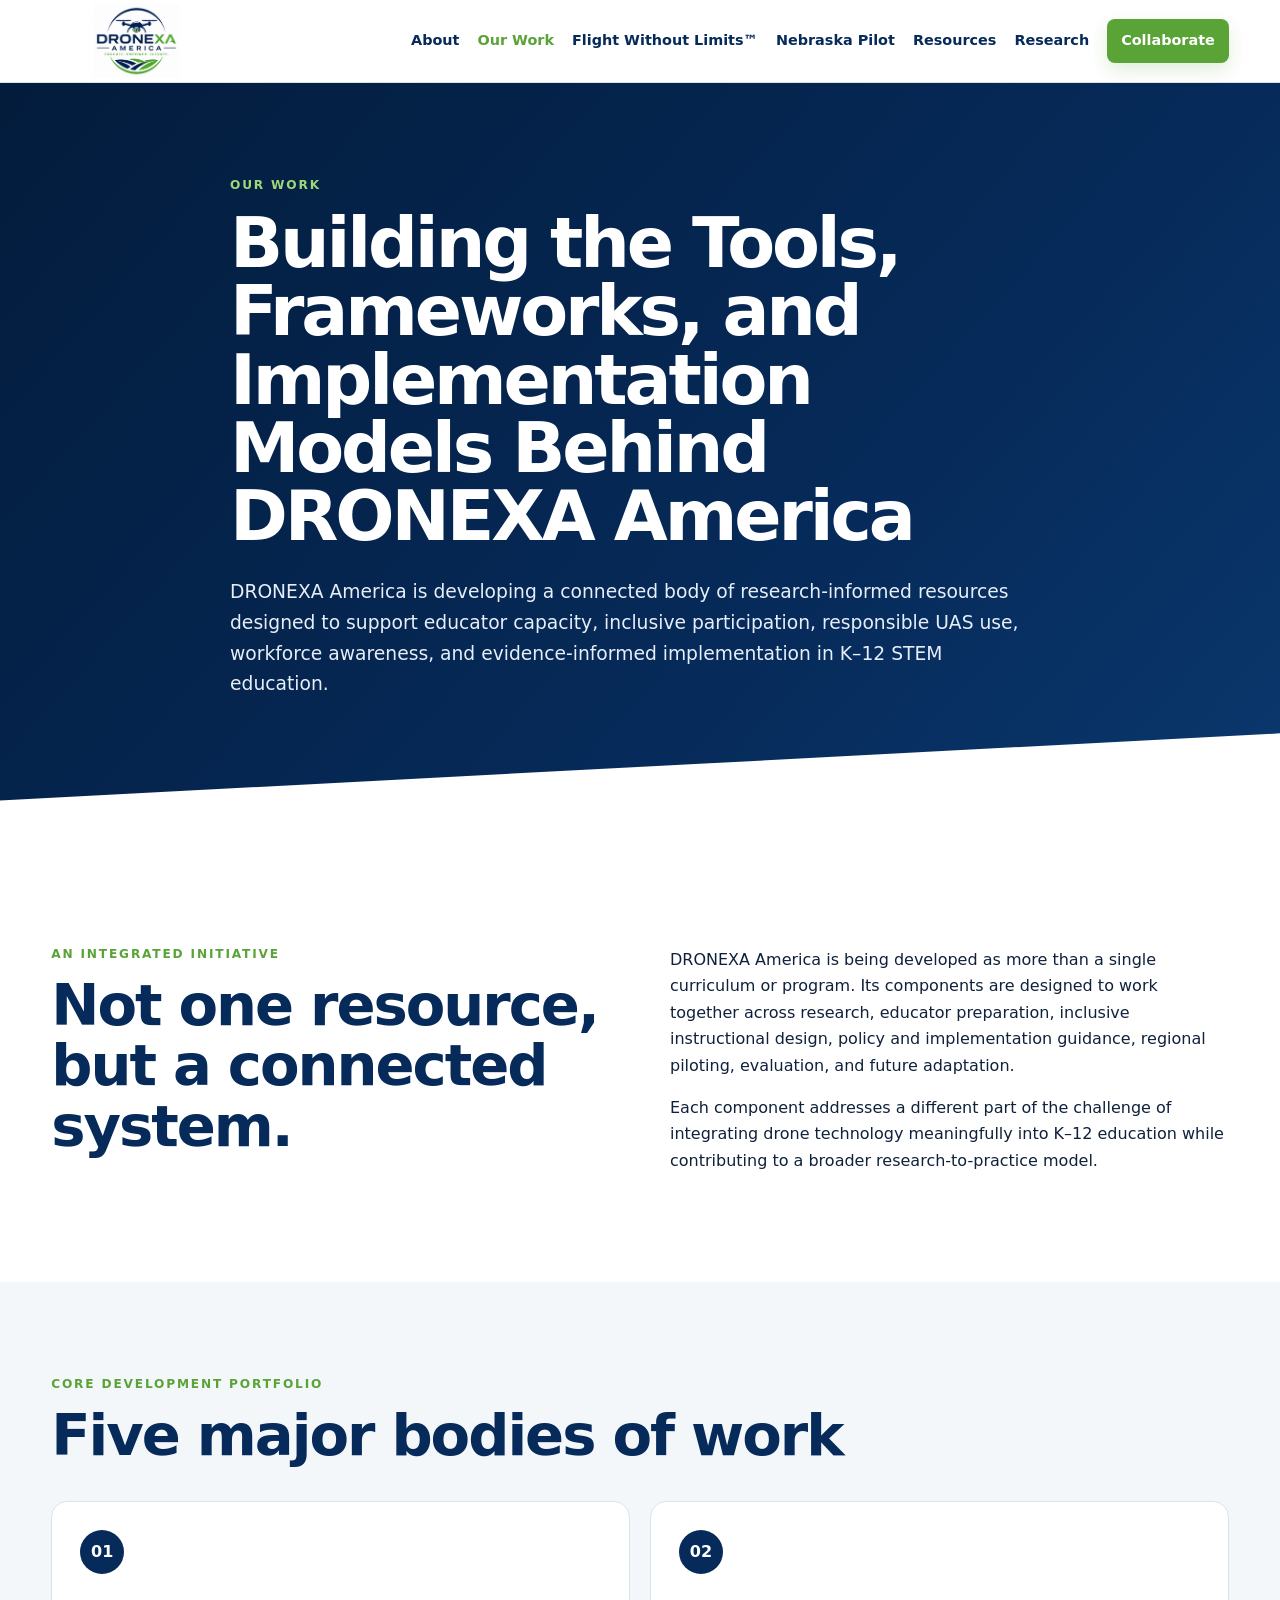
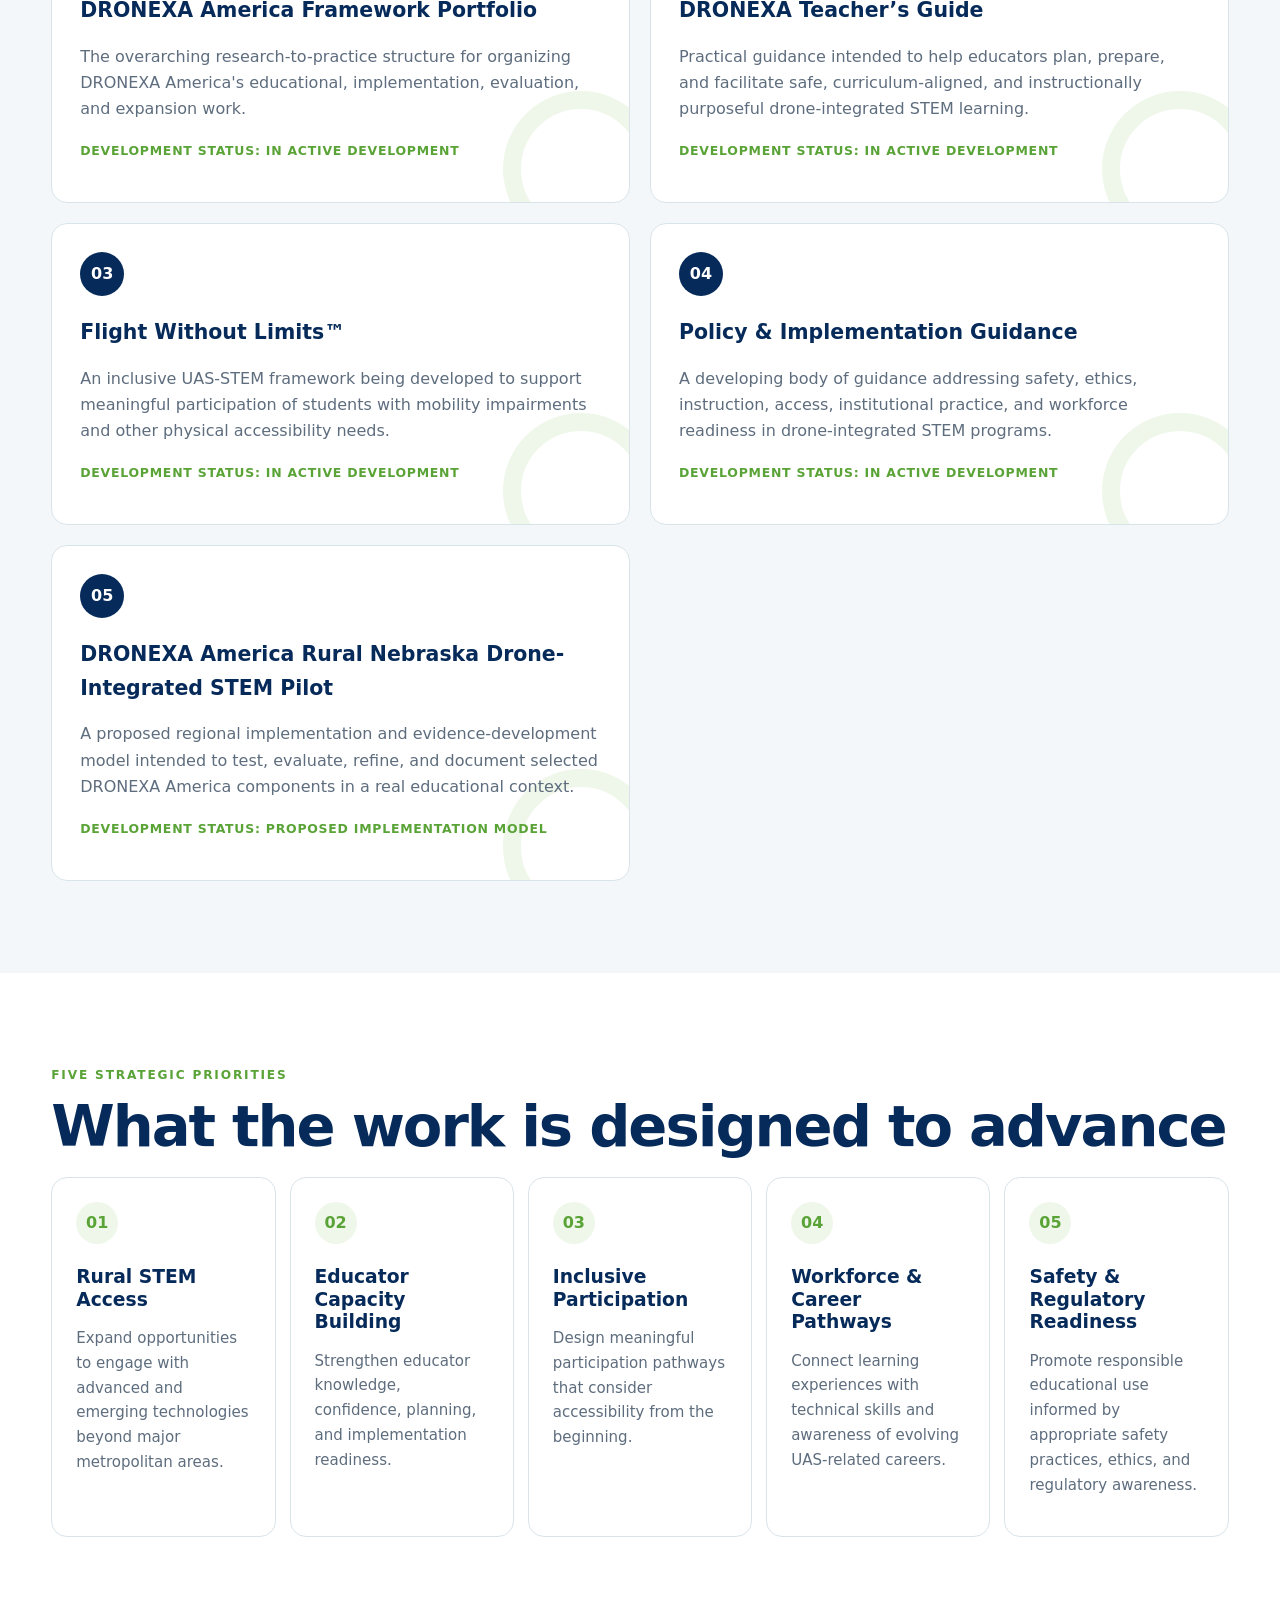
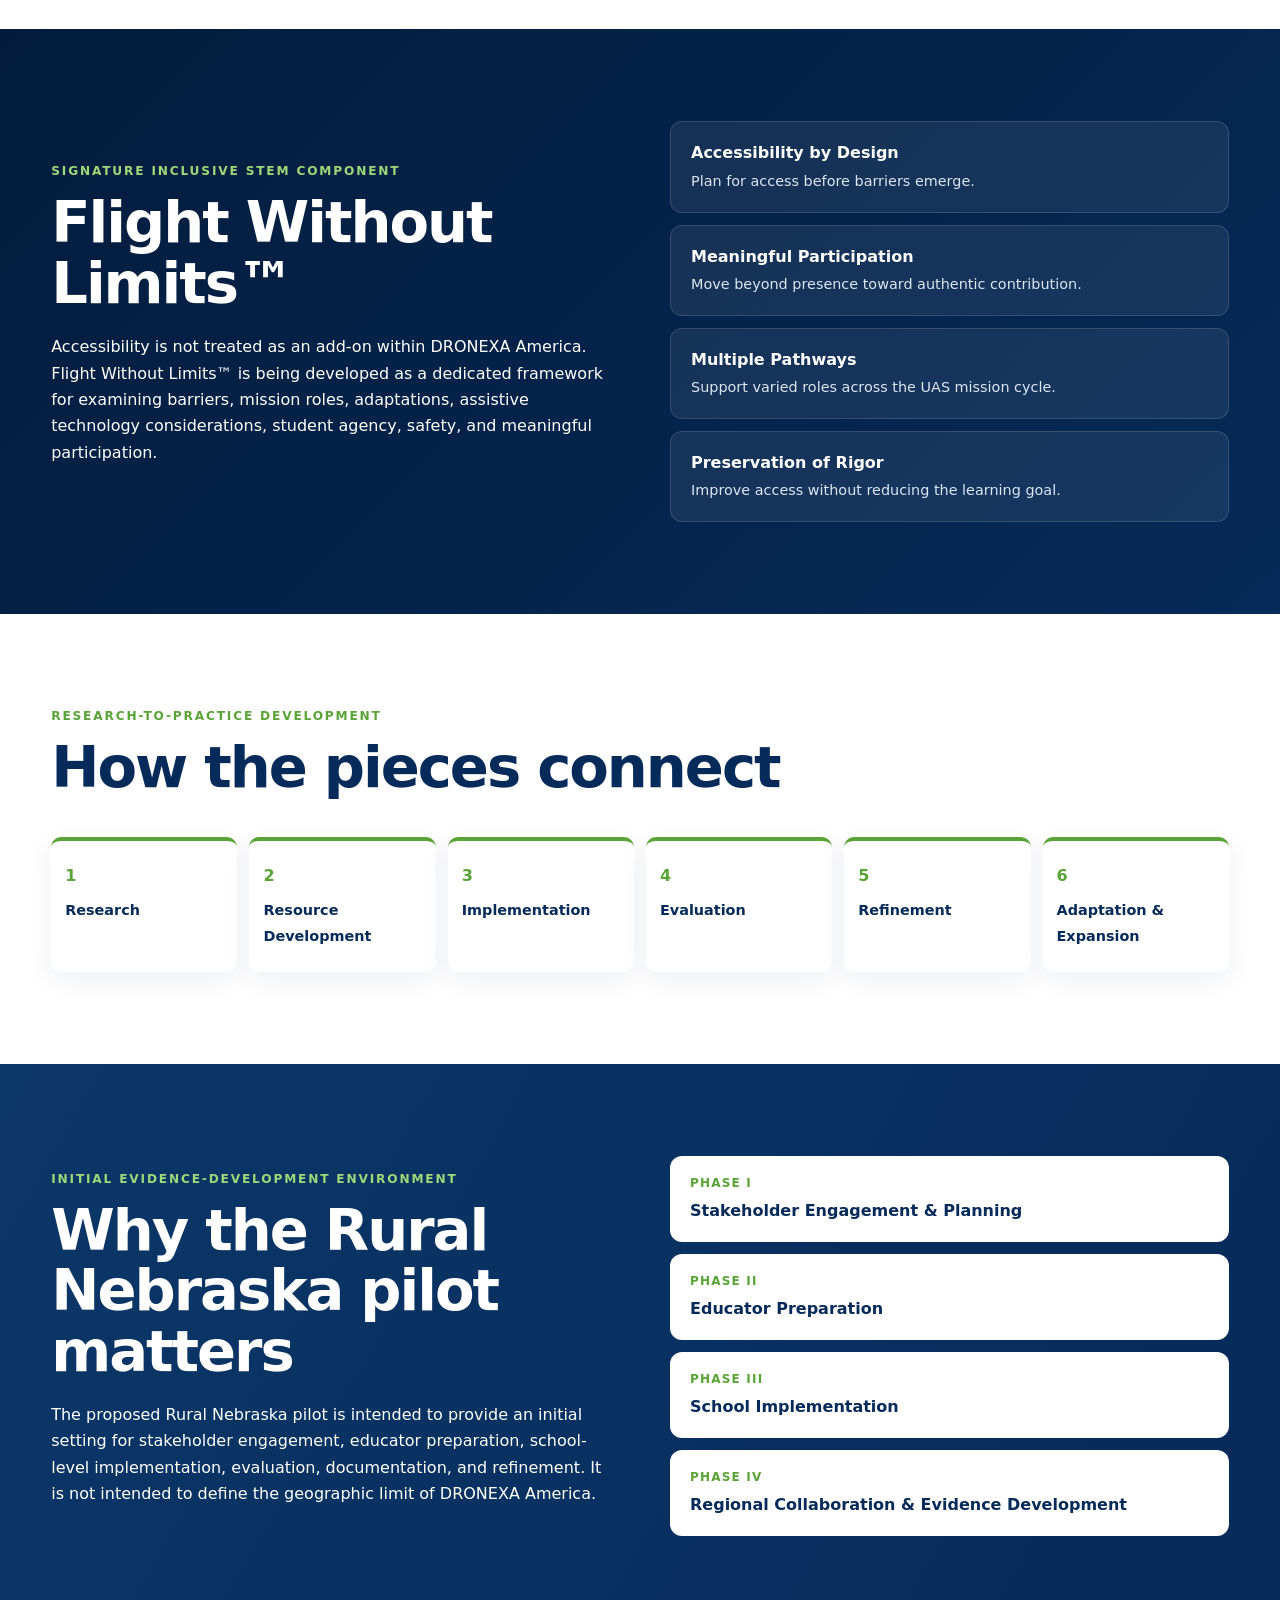
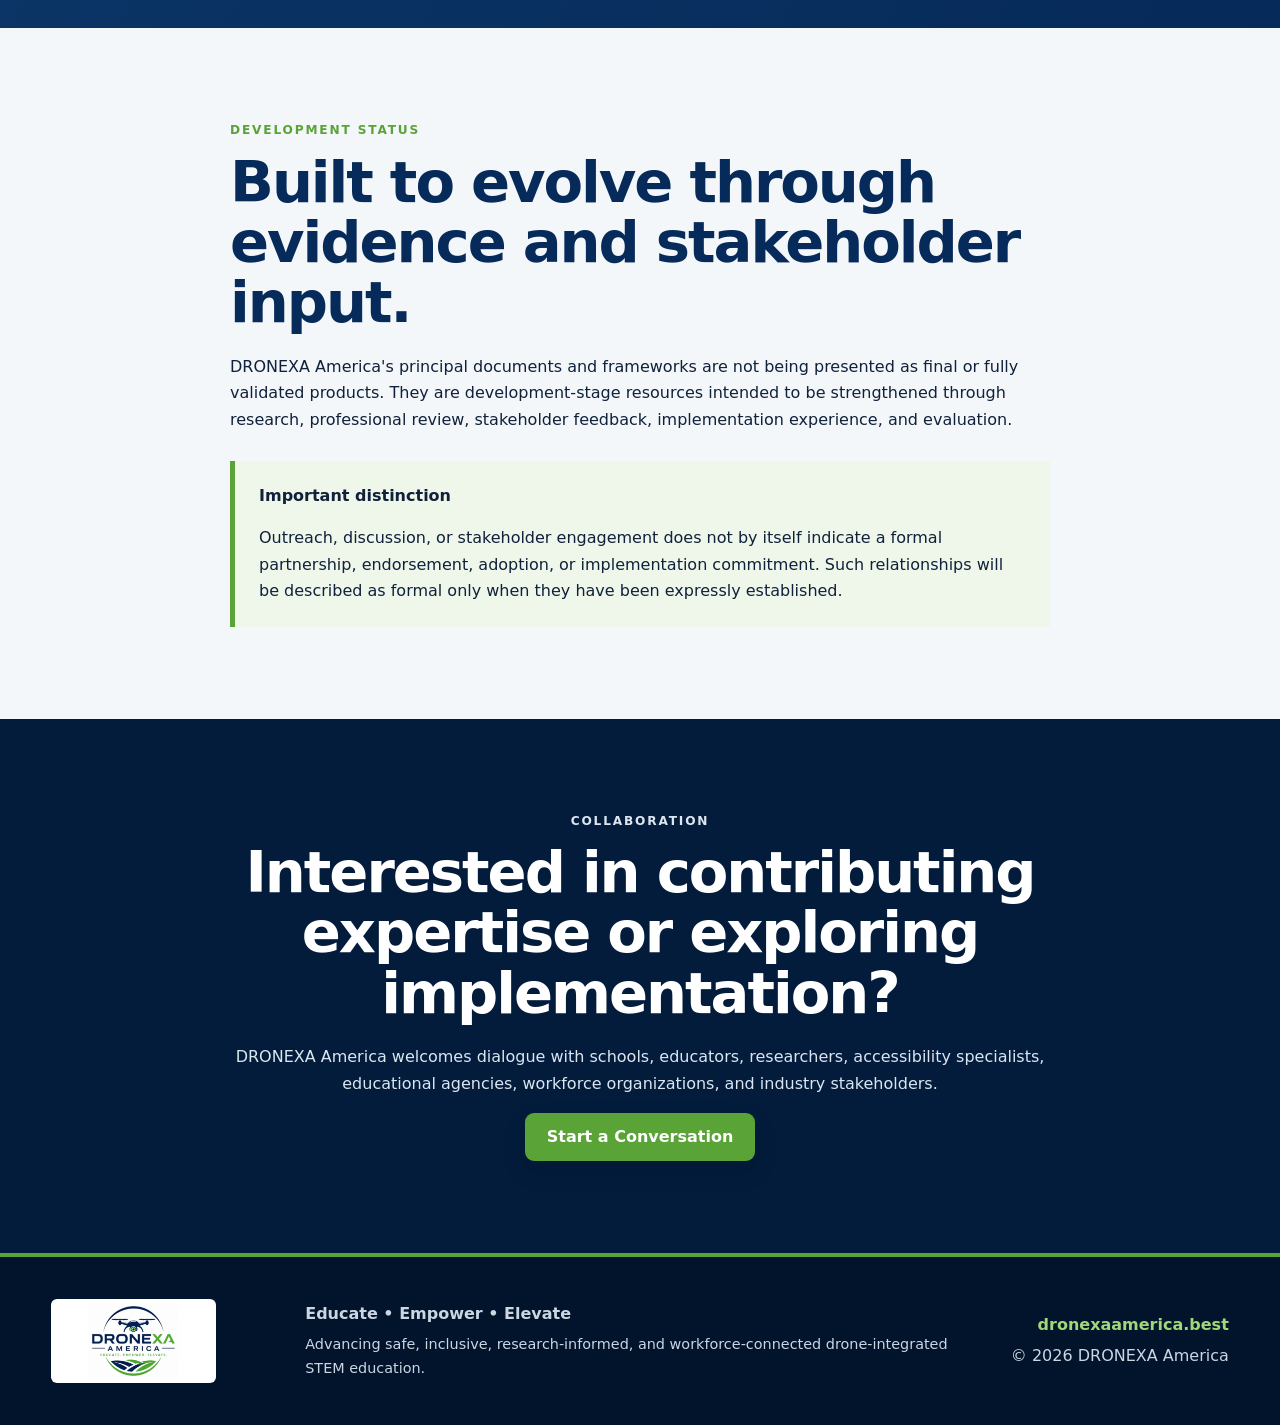
<file: our-work.html>
<!doctype html>
<html lang="en">
<head>
  <meta charset="utf-8">
  <meta name="viewport" content="width=device-width, initial-scale=1">
  <title>Our Work | DRONEXA America</title>
  <meta name="description" content="Explore DRONEXA America's research-informed frameworks, educator resources, inclusive STEM work, policy and implementation guidance, and Rural Nebraska pilot model.">
  <link rel="stylesheet" href="styles.css">
</head>
<body>
  <header class="site-header">
    <div class="container nav-wrap">
      <a class="brand" href="index.html" aria-label="DRONEXA America home">
        <img src="dronexa-logo.png" alt="DRONEXA America">
      </a>
      <button class="nav-toggle" aria-expanded="false" aria-controls="site-nav">Menu</button>
      <nav id="site-nav" class="site-nav" aria-label="Primary navigation">
        <a href="about.html">About</a>
        <a href="our-work.html" aria-current="page">Our Work</a>
        <a href="flight-without-limits.html">Flight Without Limits™</a>
        <a href="rural-nebraska-pilot.html">Nebraska Pilot</a>
        <a href="resources.html">Resources</a>
        <a href="research.html">Research</a>
        <a class="nav-cta" href="collaborate.html">Collaborate</a>
      </nav>
    </div>
  </header>

  <main>
    <section class="hero about-hero">
      <div class="container narrow">
        <p class="eyebrow">Our Work</p>
        <h1>Building the Tools, Frameworks, and Implementation Models Behind DRONEXA America</h1>
        <p class="lead">
          DRONEXA America is developing a connected body of research-informed resources designed to
          support educator capacity, inclusive participation, responsible UAS use, workforce awareness,
          and evidence-informed implementation in K–12 STEM education.
        </p>
      </div>
      <div class="hero-cut"></div>
    </section>

    <section class="section">
      <div class="container two-col">
        <div>
          <p class="eyebrow dark">An Integrated Initiative</p>
          <h2>Not one resource, but a connected system.</h2>
        </div>
        <div>
          <p>
            DRONEXA America is being developed as more than a single curriculum or program. Its components
            are designed to work together across research, educator preparation, inclusive instructional
            design, policy and implementation guidance, regional piloting, evaluation, and future adaptation.
          </p>
          <p>
            Each component addresses a different part of the challenge of integrating drone technology
            meaningfully into K–12 education while contributing to a broader research-to-practice model.
          </p>
        </div>
      </div>
    </section>

    <section class="section soft">
      <div class="container">
        <p class="eyebrow dark">Core Development Portfolio</p>
        <h2>Five major bodies of work</h2>
        <div class="work-grid">
          <article class="work-card">
            <span class="work-number">01</span>
            <h3>DRONEXA America Framework Portfolio</h3>
            <p>
              The overarching research-to-practice structure for organizing DRONEXA America's educational,
              implementation, evaluation, and expansion work.
            </p>
            <p class="status-label">Development status: In active development</p>
          </article>

          <article class="work-card">
            <span class="work-number">02</span>
            <h3>DRONEXA Teacher’s Guide</h3>
            <p>
              Practical guidance intended to help educators plan, prepare, and facilitate safe,
              curriculum-aligned, and instructionally purposeful drone-integrated STEM learning.
            </p>
            <p class="status-label">Development status: In active development</p>
          </article>

          <article class="work-card">
            <span class="work-number">03</span>
            <h3>Flight Without Limits™</h3>
            <p>
              An inclusive UAS-STEM framework being developed to support meaningful participation of
              students with mobility impairments and other physical accessibility needs.
            </p>
            <p class="status-label">Development status: In active development</p>
          </article>

          <article class="work-card">
            <span class="work-number">04</span>
            <h3>Policy & Implementation Guidance</h3>
            <p>
              A developing body of guidance addressing safety, ethics, instruction, access, institutional
              practice, and workforce readiness in drone-integrated STEM programs.
            </p>
            <p class="status-label">Development status: In active development</p>
          </article>

          <article class="work-card">
            <span class="work-number">05</span>
            <h3>DRONEXA America Rural Nebraska Drone-Integrated STEM Pilot</h3>
            <p>
              A proposed regional implementation and evidence-development model intended to test,
              evaluate, refine, and document selected DRONEXA America components in a real educational context.
            </p>
            <p class="status-label">Development status: Proposed implementation model</p>
          </article>
        </div>
      </div>
    </section>

    <section class="section">
      <div class="container">
        <p class="eyebrow dark">Five Strategic Priorities</p>
        <h2>What the work is designed to advance</h2>
        <div class="pillars">
          <article class="pillar"><span>01</span><h3>Rural STEM Access</h3><p>Expand opportunities to engage with advanced and emerging technologies beyond major metropolitan areas.</p></article>
          <article class="pillar"><span>02</span><h3>Educator Capacity Building</h3><p>Strengthen educator knowledge, confidence, planning, and implementation readiness.</p></article>
          <article class="pillar"><span>03</span><h3>Inclusive Participation</h3><p>Design meaningful participation pathways that consider accessibility from the beginning.</p></article>
          <article class="pillar"><span>04</span><h3>Workforce & Career Pathways</h3><p>Connect learning experiences with technical skills and awareness of evolving UAS-related careers.</p></article>
          <article class="pillar"><span>05</span><h3>Safety & Regulatory Readiness</h3><p>Promote responsible educational use informed by appropriate safety practices, ethics, and regulatory awareness.</p></article>
        </div>
      </div>
    </section>

    <section class="section fwl">
      <div class="container two-col">
        <div>
          <p class="eyebrow">Signature Inclusive STEM Component</p>
          <h2>Flight Without Limits™</h2>
          <p>
            Accessibility is not treated as an add-on within DRONEXA America. Flight Without Limits™
            is being developed as a dedicated framework for examining barriers, mission roles,
            adaptations, assistive technology considerations, student agency, safety, and meaningful participation.
          </p>
        </div>
        <div class="fwl-panel">
          <div><b>Accessibility by Design</b><span>Plan for access before barriers emerge.</span></div>
          <div><b>Meaningful Participation</b><span>Move beyond presence toward authentic contribution.</span></div>
          <div><b>Multiple Pathways</b><span>Support varied roles across the UAS mission cycle.</span></div>
          <div><b>Preservation of Rigor</b><span>Improve access without reducing the learning goal.</span></div>
        </div>
      </div>
    </section>

    <section class="section process">
      <div class="container">
        <p class="eyebrow dark">Research-to-Practice Development</p>
        <h2>How the pieces connect</h2>
        <div class="process-row">
          <div><span>1</span><b>Research</b></div>
          <div><span>2</span><b>Resource Development</b></div>
          <div><span>3</span><b>Implementation</b></div>
          <div><span>4</span><b>Evaluation</b></div>
          <div><span>5</span><b>Refinement</b></div>
          <div><span>6</span><b>Adaptation & Expansion</b></div>
        </div>
      </div>
    </section>

    <section class="section pilot">
      <div class="container two-col">
        <div>
          <p class="eyebrow">Initial Evidence-Development Environment</p>
          <h2>Why the Rural Nebraska pilot matters</h2>
          <p>
            The proposed Rural Nebraska pilot is intended to provide an initial setting for stakeholder
            engagement, educator preparation, school-level implementation, evaluation, documentation,
            and refinement. It is not intended to define the geographic limit of DRONEXA America.
          </p>
        </div>
        <ol class="phase-list">
          <li><span>Phase I</span>Stakeholder Engagement & Planning</li>
          <li><span>Phase II</span>Educator Preparation</li>
          <li><span>Phase III</span>School Implementation</li>
          <li><span>Phase IV</span>Regional Collaboration & Evidence Development</li>
        </ol>
      </div>
    </section>

    <section class="section soft">
      <div class="container narrow">
        <p class="eyebrow dark">Development Status</p>
        <h2>Built to evolve through evidence and stakeholder input.</h2>
        <p>
          DRONEXA America's principal documents and frameworks are not being presented as final or fully
          validated products. They are development-stage resources intended to be strengthened through
          research, professional review, stakeholder feedback, implementation experience, and evaluation.
        </p>
        <div class="notice">
          <strong>Important distinction</strong>
          <p>
            Outreach, discussion, or stakeholder engagement does not by itself indicate a formal partnership,
            endorsement, adoption, or implementation commitment. Such relationships will be described as formal
            only when they have been expressly established.
          </p>
        </div>
      </div>
    </section>

    <section class="section collaborate">
      <div class="container narrow">
        <p class="eyebrow">Collaboration</p>
        <h2>Interested in contributing expertise or exploring implementation?</h2>
        <p>
          DRONEXA America welcomes dialogue with schools, educators, researchers, accessibility specialists,
          educational agencies, workforce organizations, and industry stakeholders.
        </p>
        <a class="btn btn-primary" href="mailto:info@dronexaamerica.best">Start a Conversation</a>
      </div>
    </section>
  </main>

  <footer class="site-footer">
    <div class="container footer-grid">
      <div class="footer-brand">
        <img src="dronexa-logo.png" alt="DRONEXA America">
      </div>
      <div>
        <strong>Educate • Empower • Elevate</strong>
        <p>Advancing safe, inclusive, research-informed, and workforce-connected drone-integrated STEM education.</p>
      </div>
      <div class="footer-right">
        <a href="https://dronexaamerica.best">dronexaamerica.best</a>
        <span>© <span id="year"></span> DRONEXA America</span>
      </div>
    </div>
  </footer>

  <script src="script.js"></script>
</body>
</html>
</file>
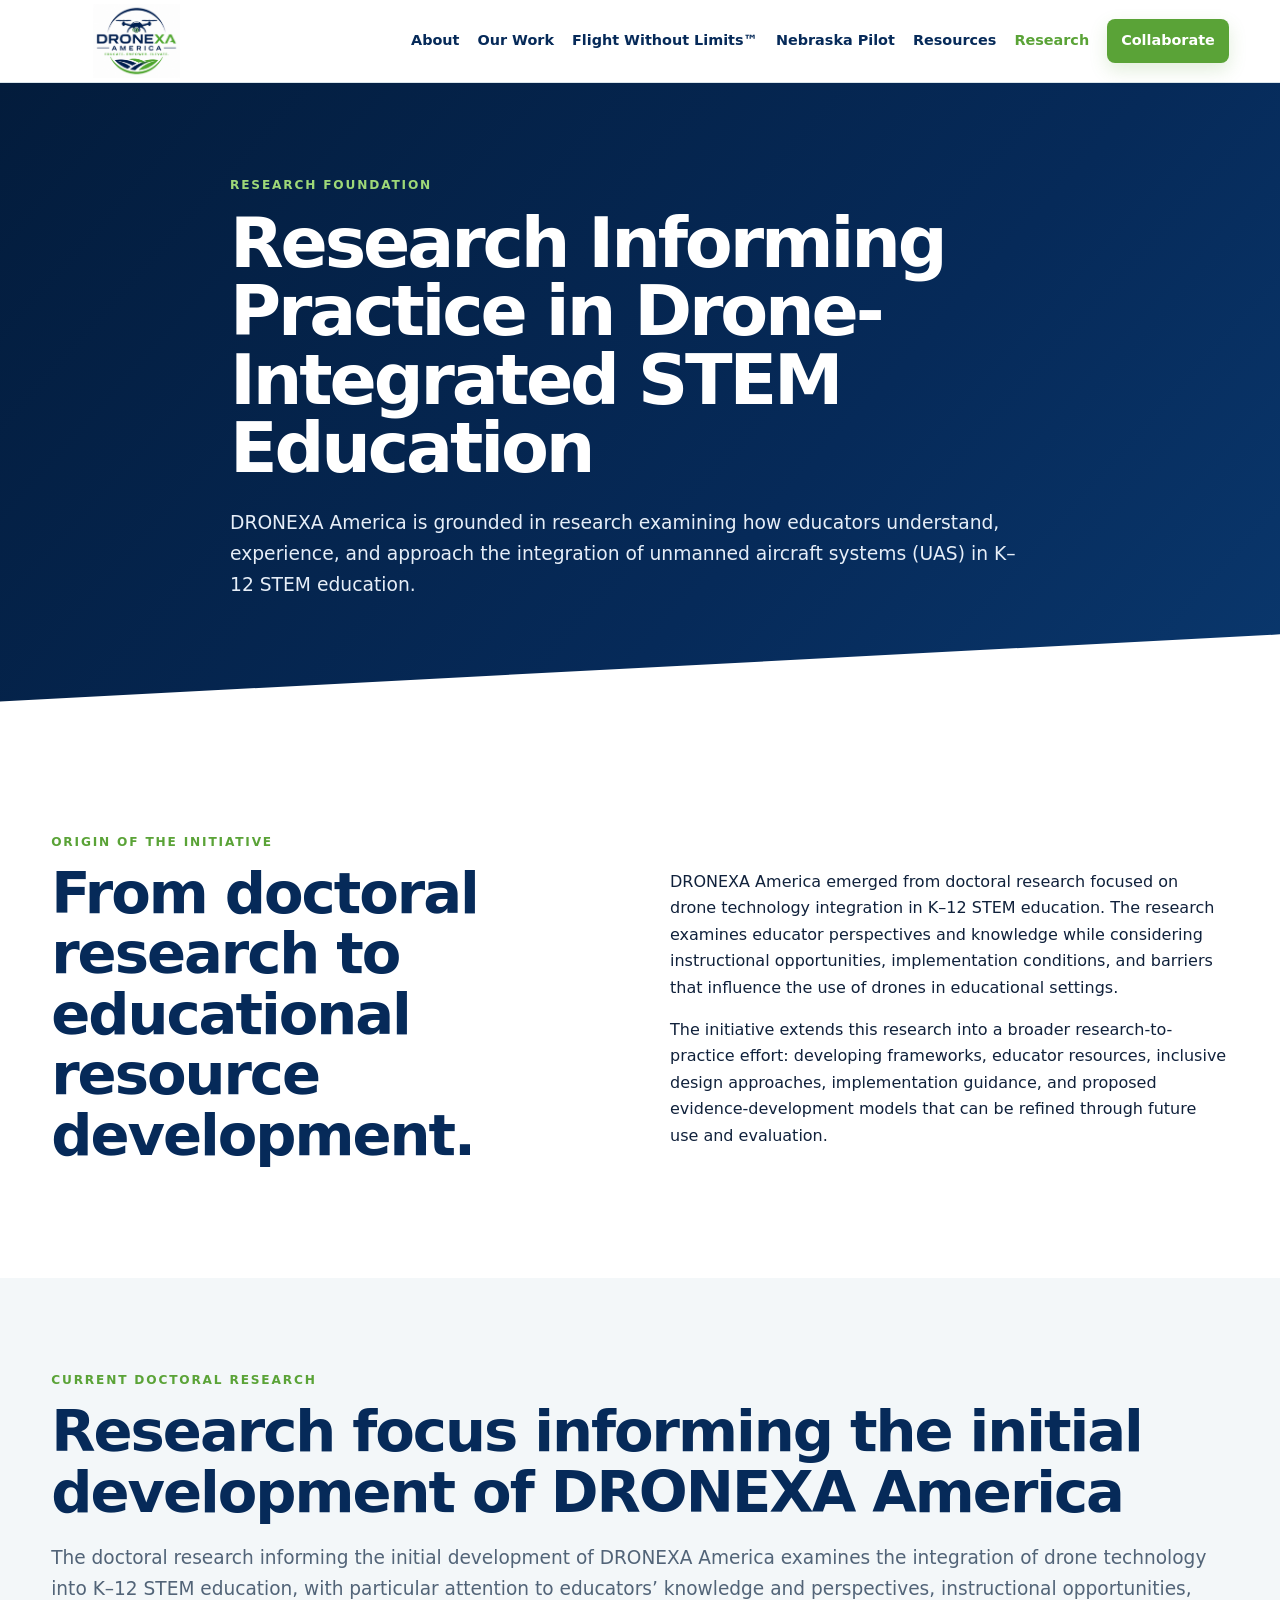
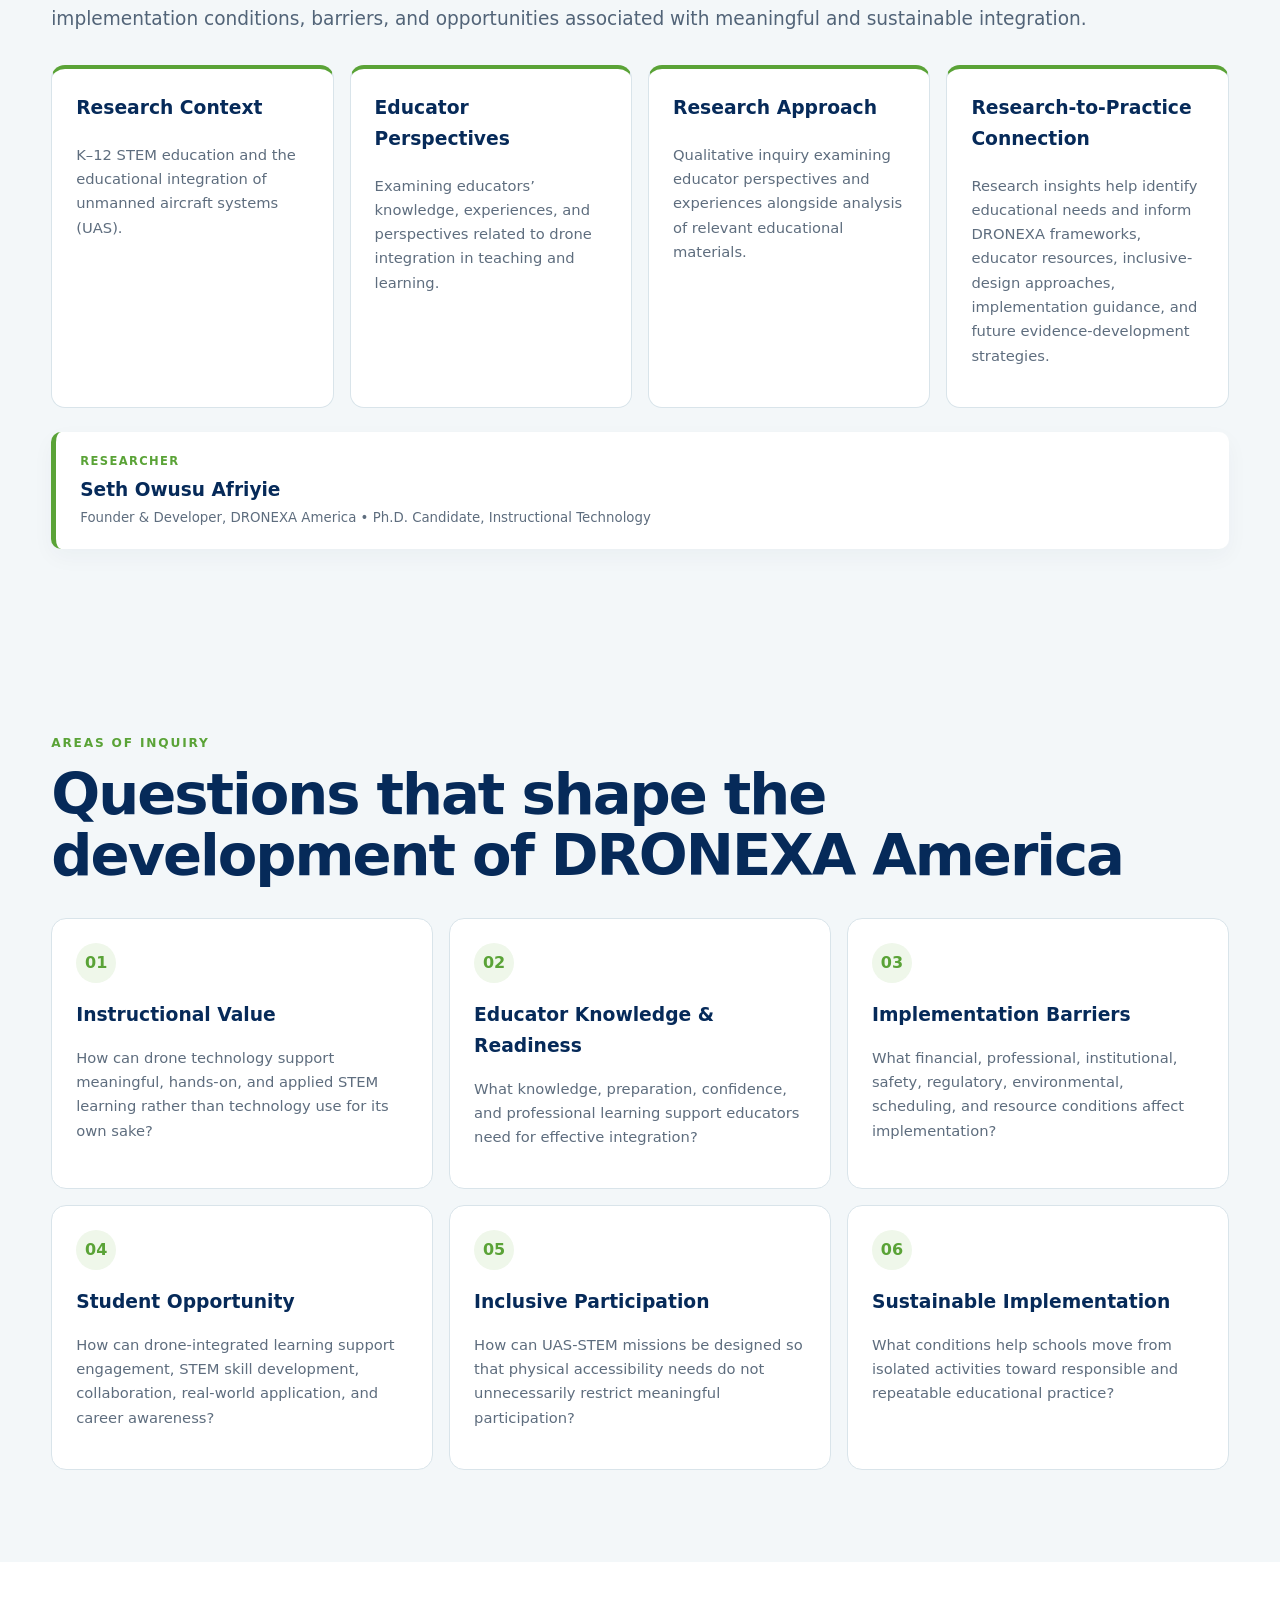
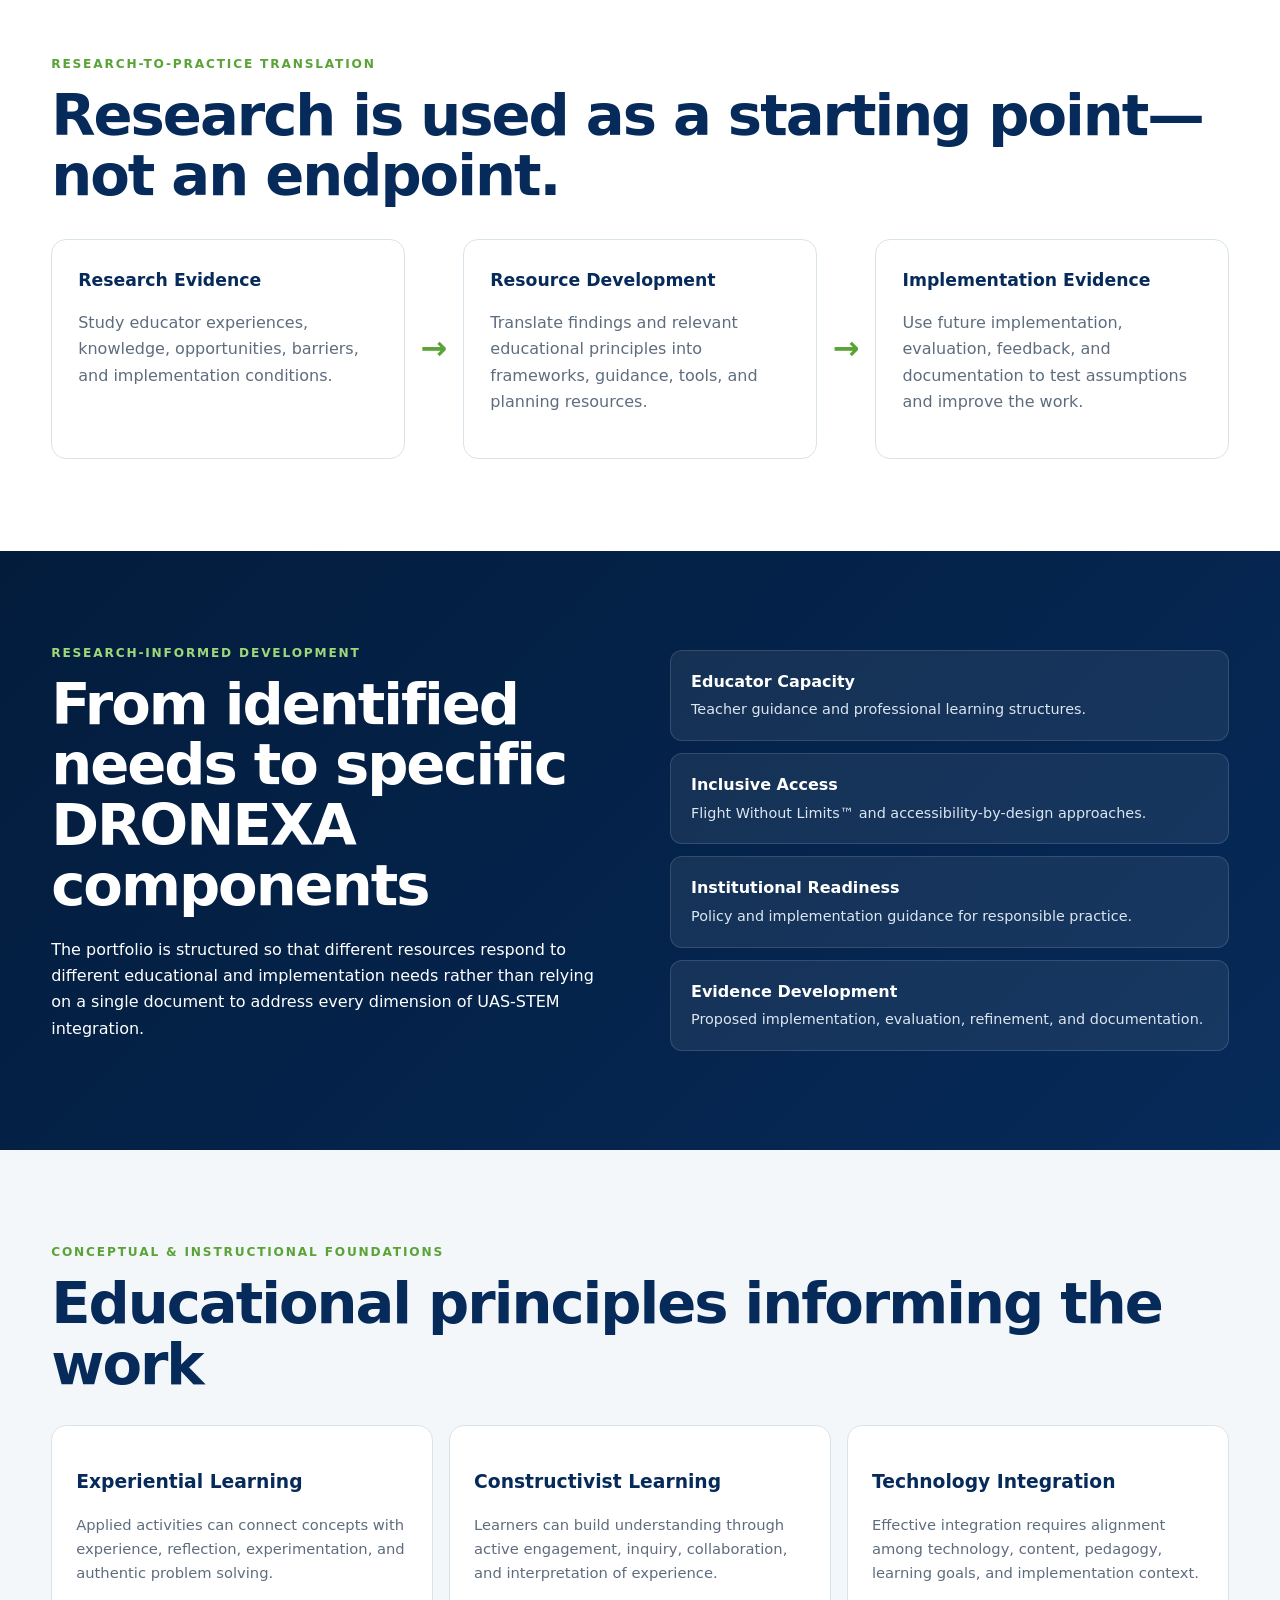
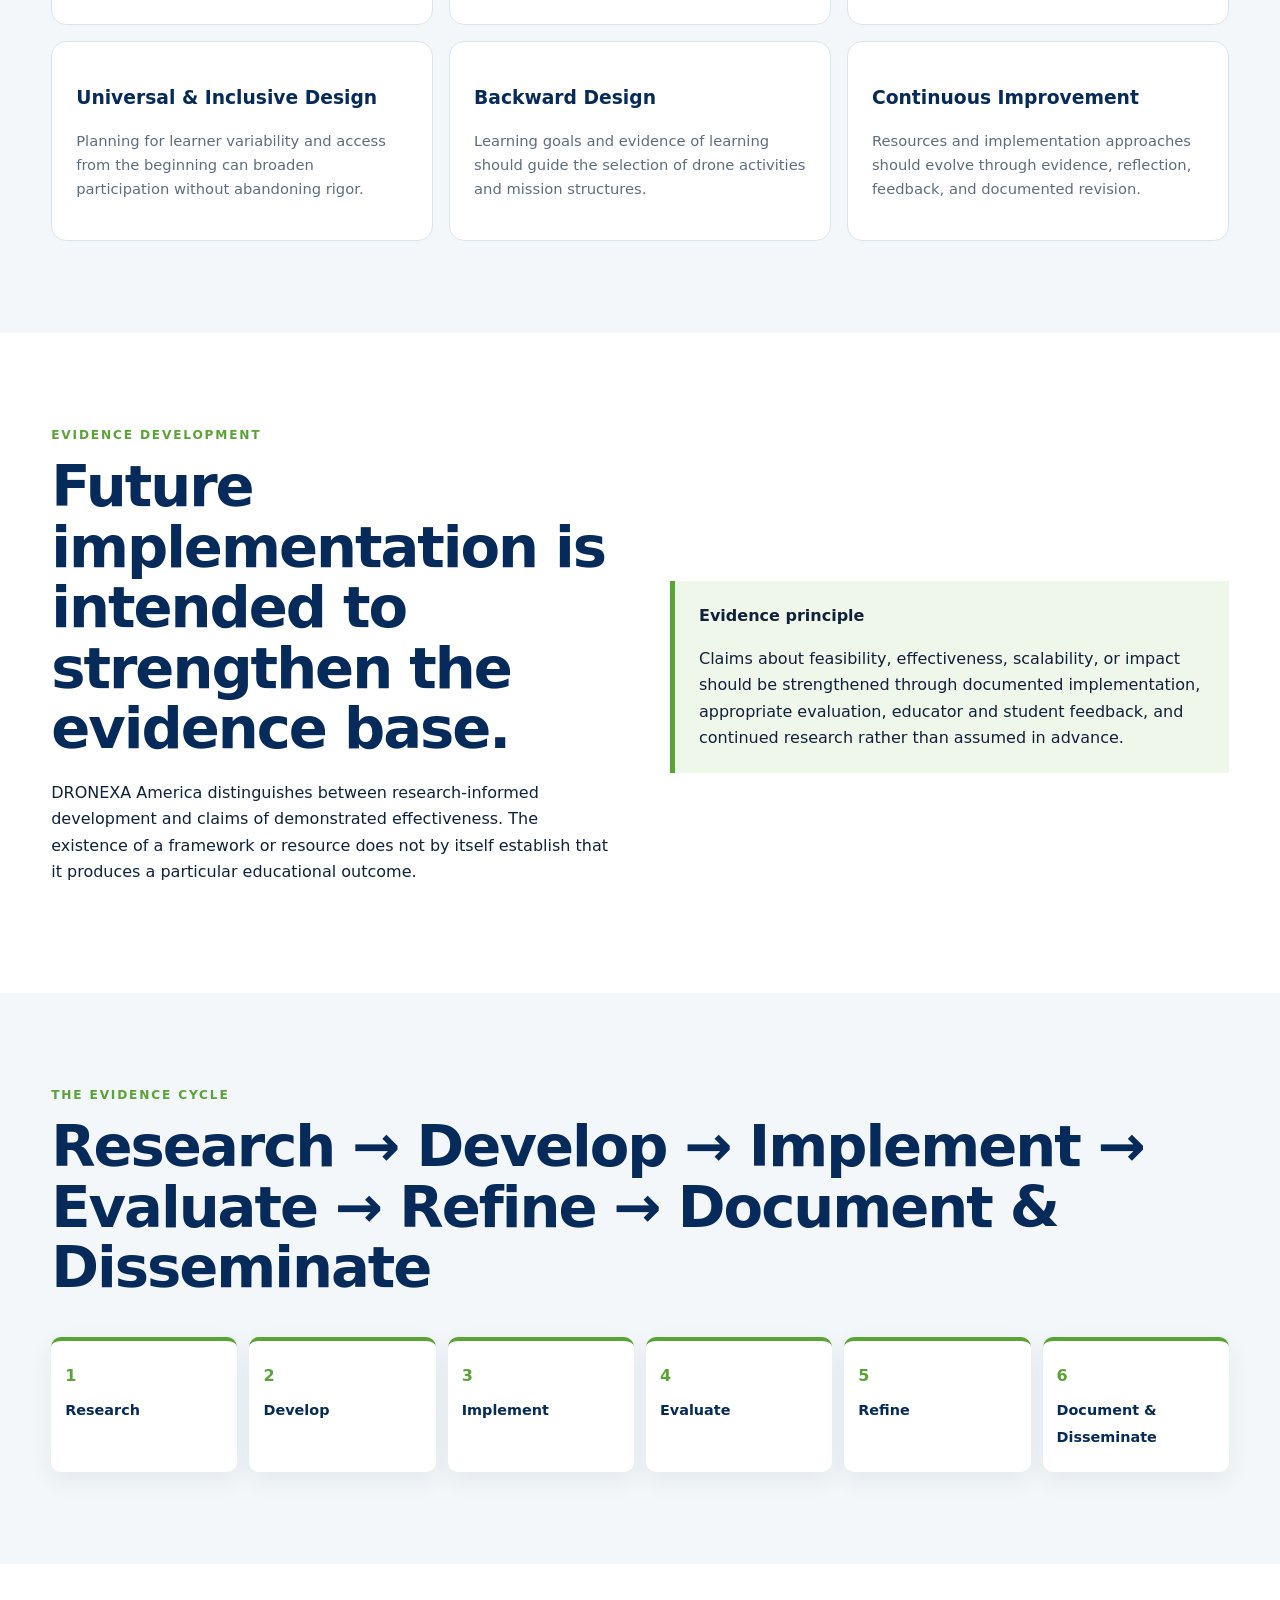
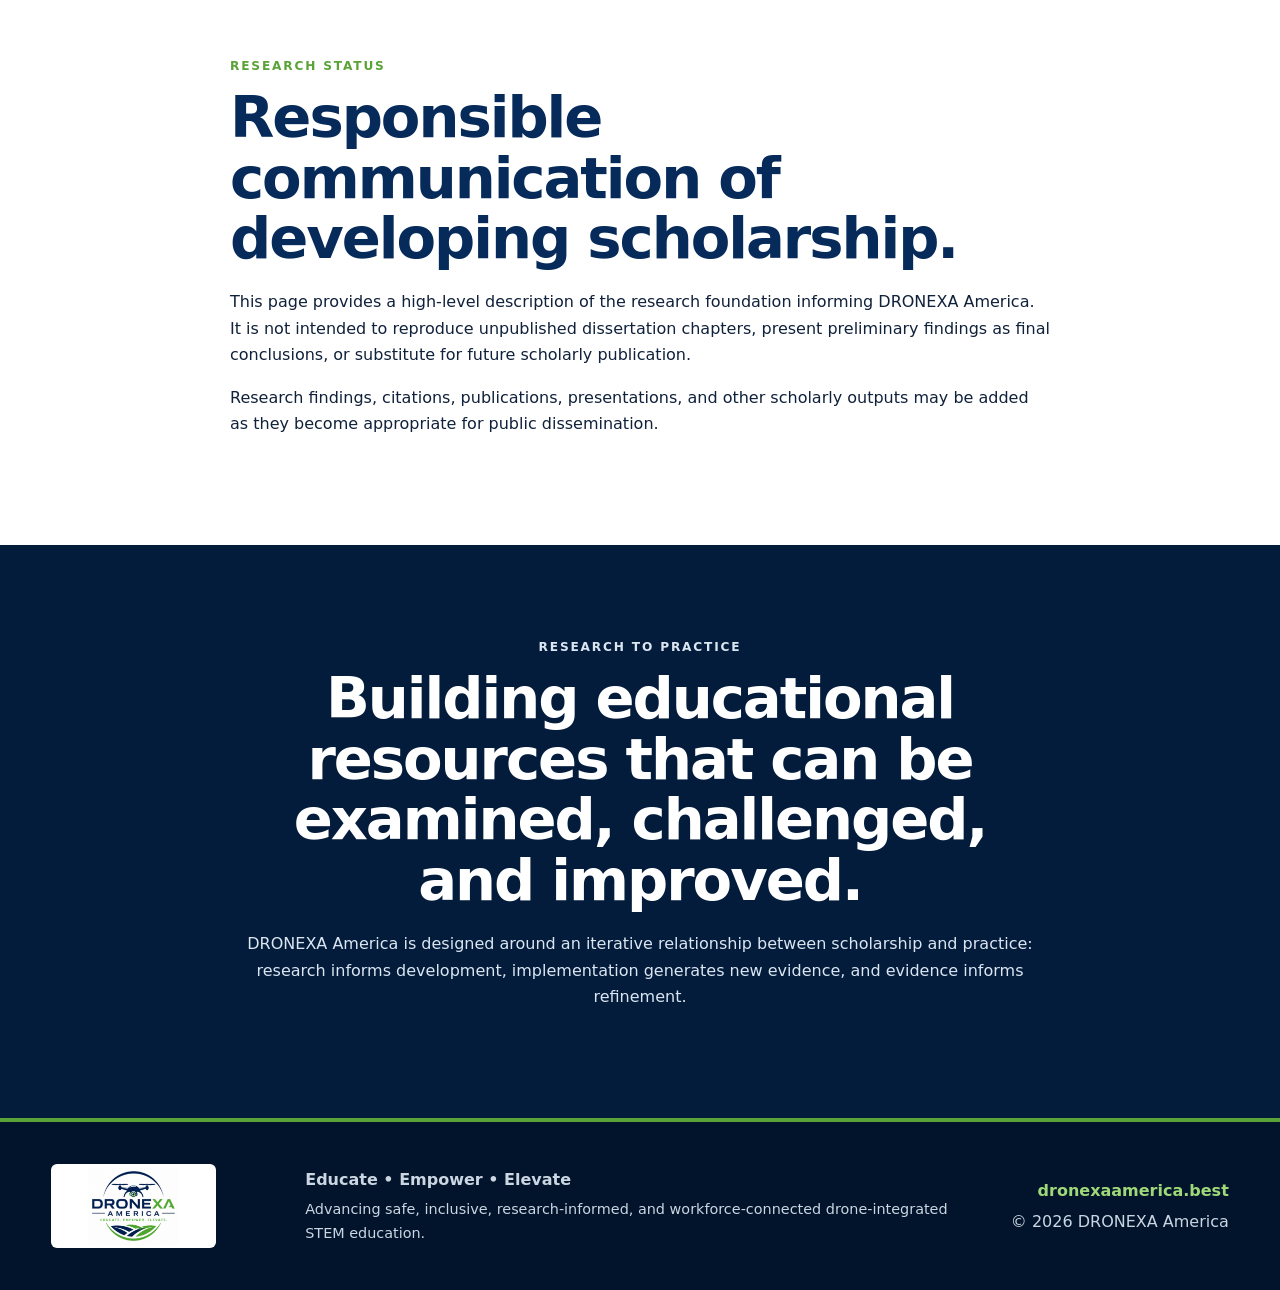
<file: research.html>
<!doctype html>
<html lang="en">
<head>
  <meta charset="utf-8">
  <meta name="viewport" content="width=device-width, initial-scale=1">
  <title>Research | DRONEXA America</title>
  <meta name="description" content="Explore the research foundation and research-to-practice approach informing DRONEXA America's work in K–12 drone-integrated STEM education.">
  <link rel="stylesheet" href="styles.css">
</head>
<body>
  <header class="site-header">
    <div class="container nav-wrap">
      <a class="brand" href="index.html" aria-label="DRONEXA America home">
        <img src="dronexa-logo.png" alt="DRONEXA America">
      </a>
      <button class="nav-toggle" aria-expanded="false" aria-controls="site-nav">Menu</button>
      <nav id="site-nav" class="site-nav" aria-label="Primary navigation">
        <a href="about.html">About</a>
        <a href="our-work.html">Our Work</a>
        <a href="flight-without-limits.html">Flight Without Limits™</a>
        <a href="rural-nebraska-pilot.html">Nebraska Pilot</a>
        <a href="resources.html">Resources</a>
        <a href="research.html" aria-current="page">Research</a>
        <a class="nav-cta" href="collaborate.html">Collaborate</a>
      </nav>
    </div>
  </header>

  <main>
    <section class="hero about-hero">
      <div class="container narrow">
        <p class="eyebrow">Research Foundation</p>
        <h1>Research Informing Practice in Drone-Integrated STEM Education</h1>
        <p class="lead">
          DRONEXA America is grounded in research examining how educators understand, experience,
          and approach the integration of unmanned aircraft systems (UAS) in K–12 STEM education.
        </p>
      </div>
      <div class="hero-cut"></div>
    </section>

    <section class="section">
      <div class="container two-col">
        <div>
          <p class="eyebrow dark">Origin of the Initiative</p>
          <h2>From doctoral research to educational resource development.</h2>
        </div>
        <div>
          <p>
            DRONEXA America emerged from doctoral research focused on drone technology integration
            in K–12 STEM education. The research examines educator perspectives and knowledge while
            considering instructional opportunities, implementation conditions, and barriers that
            influence the use of drones in educational settings.
          </p>
          <p>
            The initiative extends this research into a broader research-to-practice effort: developing
            frameworks, educator resources, inclusive design approaches, implementation guidance, and
            proposed evidence-development models that can be refined through future use and evaluation.
          </p>
        </div>
      </div>
    </section>

    <section class="section soft doctoral-research">
      <div class="container">
        <p class="eyebrow dark">Current Doctoral Research</p>
        <h2>Research focus informing the initial development of DRONEXA America</h2>
        <p class="section-lead">The doctoral research informing the initial development of DRONEXA America examines the integration of drone technology into K–12 STEM education, with particular attention to educators’ knowledge and perspectives, instructional opportunities, implementation conditions, barriers, and opportunities associated with meaningful and sustainable integration.</p>
        <div class="capacity-grid research-profile-grid">
          <article><h3>Research Context</h3><p>K–12 STEM education and the educational integration of unmanned aircraft systems (UAS).</p></article>
          <article><h3>Educator Perspectives</h3><p>Examining educators’ knowledge, experiences, and perspectives related to drone integration in teaching and learning.</p></article>
          <article><h3>Research Approach</h3><p>Qualitative inquiry examining educator perspectives and experiences alongside analysis of relevant educational materials.</p></article>
          <article><h3>Research-to-Practice Connection</h3><p>Research insights help identify educational needs and inform DRONEXA frameworks, educator resources, inclusive-design approaches, implementation guidance, and future evidence-development strategies.</p></article>
        </div>
        <div class="researcher-card"><span>Researcher</span><strong>Seth Owusu Afriyie</strong><small>Founder & Developer, DRONEXA America • Ph.D. Candidate, Instructional Technology</small></div>
      </div>
    </section>

    <section class="section soft">
      <div class="container">
        <p class="eyebrow dark">Areas of Inquiry</p>
        <h2>Questions that shape the development of DRONEXA America</h2>
        <div class="research-question-grid">
          <article><span>01</span><h3>Instructional Value</h3><p>How can drone technology support meaningful, hands-on, and applied STEM learning rather than technology use for its own sake?</p></article>
          <article><span>02</span><h3>Educator Knowledge & Readiness</h3><p>What knowledge, preparation, confidence, and professional learning support educators need for effective integration?</p></article>
          <article><span>03</span><h3>Implementation Barriers</h3><p>What financial, professional, institutional, safety, regulatory, environmental, scheduling, and resource conditions affect implementation?</p></article>
          <article><span>04</span><h3>Student Opportunity</h3><p>How can drone-integrated learning support engagement, STEM skill development, collaboration, real-world application, and career awareness?</p></article>
          <article><span>05</span><h3>Inclusive Participation</h3><p>How can UAS-STEM missions be designed so that physical accessibility needs do not unnecessarily restrict meaningful participation?</p></article>
          <article><span>06</span><h3>Sustainable Implementation</h3><p>What conditions help schools move from isolated activities toward responsible and repeatable educational practice?</p></article>
        </div>
      </div>
    </section>

    <section class="section">
      <div class="container">
        <p class="eyebrow dark">Research-to-Practice Translation</p>
        <h2>Research is used as a starting point—not an endpoint.</h2>
        <div class="research-translation">
          <article><b>Research Evidence</b><p>Study educator experiences, knowledge, opportunities, barriers, and implementation conditions.</p></article>
          <div class="translation-arrow">→</div>
          <article><b>Resource Development</b><p>Translate findings and relevant educational principles into frameworks, guidance, tools, and planning resources.</p></article>
          <div class="translation-arrow">→</div>
          <article><b>Implementation Evidence</b><p>Use future implementation, evaluation, feedback, and documentation to test assumptions and improve the work.</p></article>
        </div>
      </div>
    </section>

    <section class="section fwl">
      <div class="container two-col">
        <div>
          <p class="eyebrow">Research-Informed Development</p>
          <h2>From identified needs to specific DRONEXA components</h2>
          <p>
            The portfolio is structured so that different resources respond to different educational
            and implementation needs rather than relying on a single document to address every dimension
            of UAS-STEM integration.
          </p>
        </div>
        <div class="fwl-panel">
          <div><b>Educator Capacity</b><span>Teacher guidance and professional learning structures.</span></div>
          <div><b>Inclusive Access</b><span>Flight Without Limits™ and accessibility-by-design approaches.</span></div>
          <div><b>Institutional Readiness</b><span>Policy and implementation guidance for responsible practice.</span></div>
          <div><b>Evidence Development</b><span>Proposed implementation, evaluation, refinement, and documentation.</span></div>
        </div>
      </div>
    </section>

    <section class="section soft">
      <div class="container">
        <p class="eyebrow dark">Conceptual & Instructional Foundations</p>
        <h2>Educational principles informing the work</h2>
        <div class="foundation-grid">
          <article><h3>Experiential Learning</h3><p>Applied activities can connect concepts with experience, reflection, experimentation, and authentic problem solving.</p></article>
          <article><h3>Constructivist Learning</h3><p>Learners can build understanding through active engagement, inquiry, collaboration, and interpretation of experience.</p></article>
          <article><h3>Technology Integration</h3><p>Effective integration requires alignment among technology, content, pedagogy, learning goals, and implementation context.</p></article>
          <article><h3>Universal & Inclusive Design</h3><p>Planning for learner variability and access from the beginning can broaden participation without abandoning rigor.</p></article>
          <article><h3>Backward Design</h3><p>Learning goals and evidence of learning should guide the selection of drone activities and mission structures.</p></article>
          <article><h3>Continuous Improvement</h3><p>Resources and implementation approaches should evolve through evidence, reflection, feedback, and documented revision.</p></article>
        </div>
      </div>
    </section>

    <section class="section">
      <div class="container two-col">
        <div>
          <p class="eyebrow dark">Evidence Development</p>
          <h2>Future implementation is intended to strengthen the evidence base.</h2>
          <p>
            DRONEXA America distinguishes between research-informed development and claims of demonstrated
            effectiveness. The existence of a framework or resource does not by itself establish that it
            produces a particular educational outcome.
          </p>
        </div>
        <div class="notice">
          <strong>Evidence principle</strong>
          <p>
            Claims about feasibility, effectiveness, scalability, or impact should be strengthened through
            documented implementation, appropriate evaluation, educator and student feedback, and continued
            research rather than assumed in advance.
          </p>
        </div>
      </div>
    </section>

    <section class="section process soft">
      <div class="container">
        <p class="eyebrow dark">The Evidence Cycle</p>
        <h2>Research → Develop → Implement → Evaluate → Refine → Document & Disseminate</h2>
        <div class="process-row">
          <div><span>1</span><b>Research</b></div>
          <div><span>2</span><b>Develop</b></div>
          <div><span>3</span><b>Implement</b></div>
          <div><span>4</span><b>Evaluate</b></div>
          <div><span>5</span><b>Refine</b></div>
          <div><span>6</span><b>Document & Disseminate</b></div>
        </div>
      </div>
    </section>

    <section class="section">
      <div class="container narrow">
        <p class="eyebrow dark">Research Status</p>
        <h2>Responsible communication of developing scholarship.</h2>
        <p>
          This page provides a high-level description of the research foundation informing DRONEXA America.
          It is not intended to reproduce unpublished dissertation chapters, present preliminary findings as
          final conclusions, or substitute for future scholarly publication.
        </p>
        <p>
          Research findings, citations, publications, presentations, and other scholarly outputs may be added
          as they become appropriate for public dissemination.
        </p>
      </div>
    </section>

    <section class="section collaborate">
      <div class="container narrow">
        <p class="eyebrow">Research to Practice</p>
        <h2>Building educational resources that can be examined, challenged, and improved.</h2>
        <p>
          DRONEXA America is designed around an iterative relationship between scholarship and practice:
          research informs development, implementation generates new evidence, and evidence informs refinement.
        </p>
      </div>
    </section>
  </main>

  <footer class="site-footer">
    <div class="container footer-grid">
      <div class="footer-brand">
        <img src="dronexa-logo.png" alt="DRONEXA America">
      </div>
      <div>
        <strong>Educate • Empower • Elevate</strong>
        <p>Advancing safe, inclusive, research-informed, and workforce-connected drone-integrated STEM education.</p>
      </div>
      <div class="footer-right">
        <a href="https://dronexaamerica.best">dronexaamerica.best</a>
        <span>© <span id="year"></span> DRONEXA America</span>
      </div>
    </div>
  </footer>

  <script src="script.js"></script>
</body>
</html>
</file>
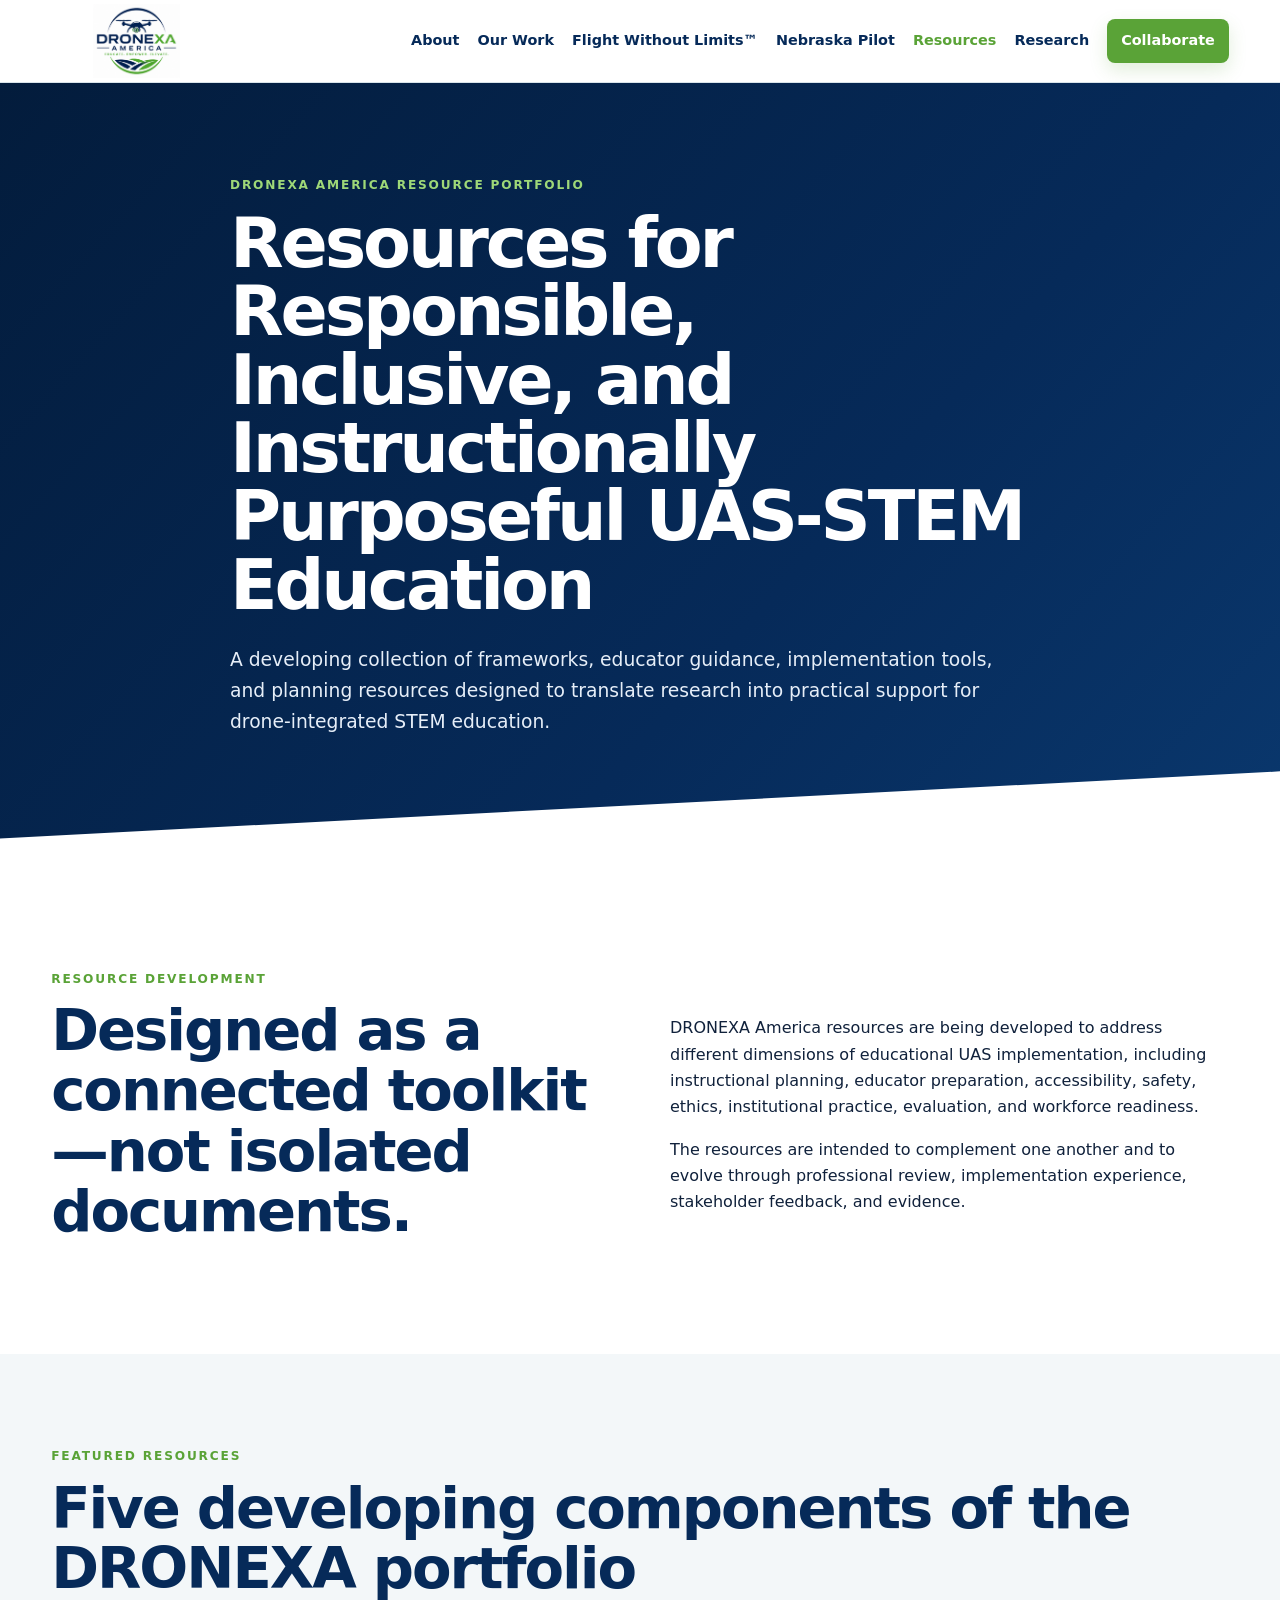
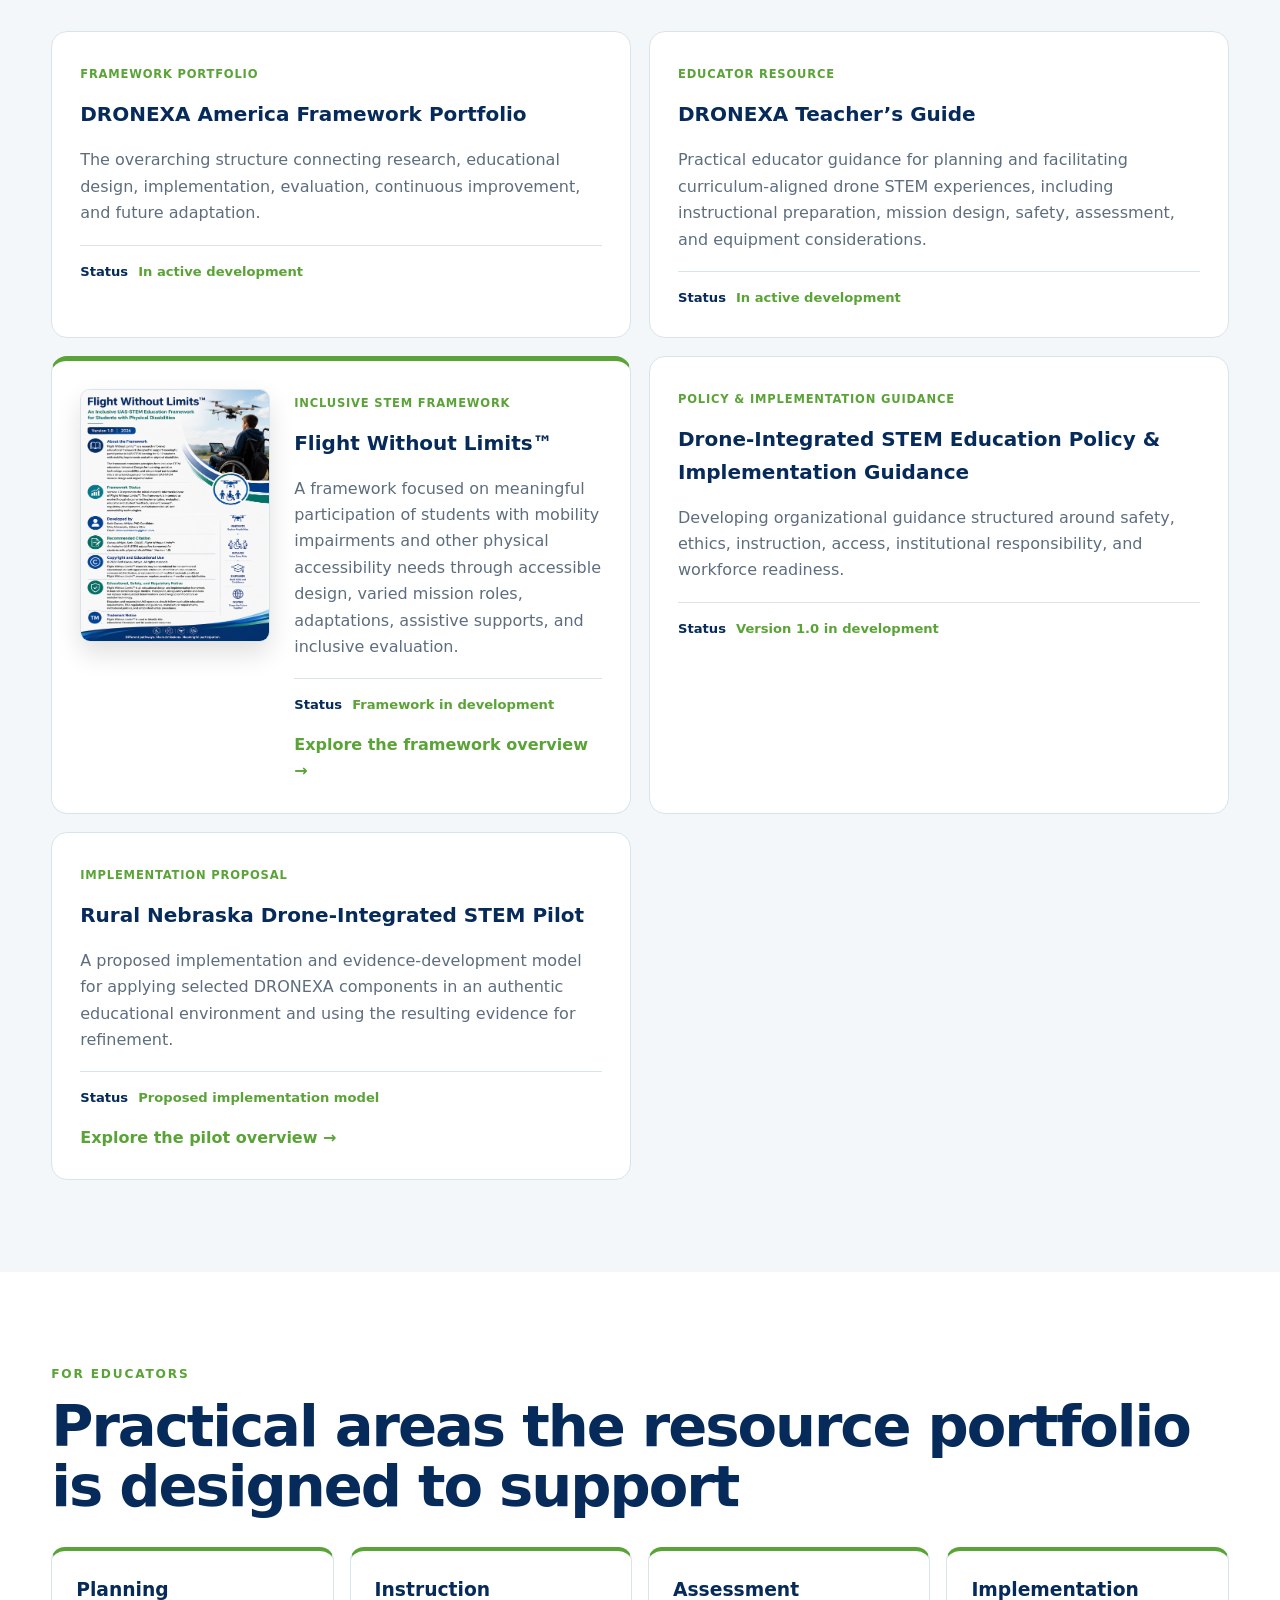
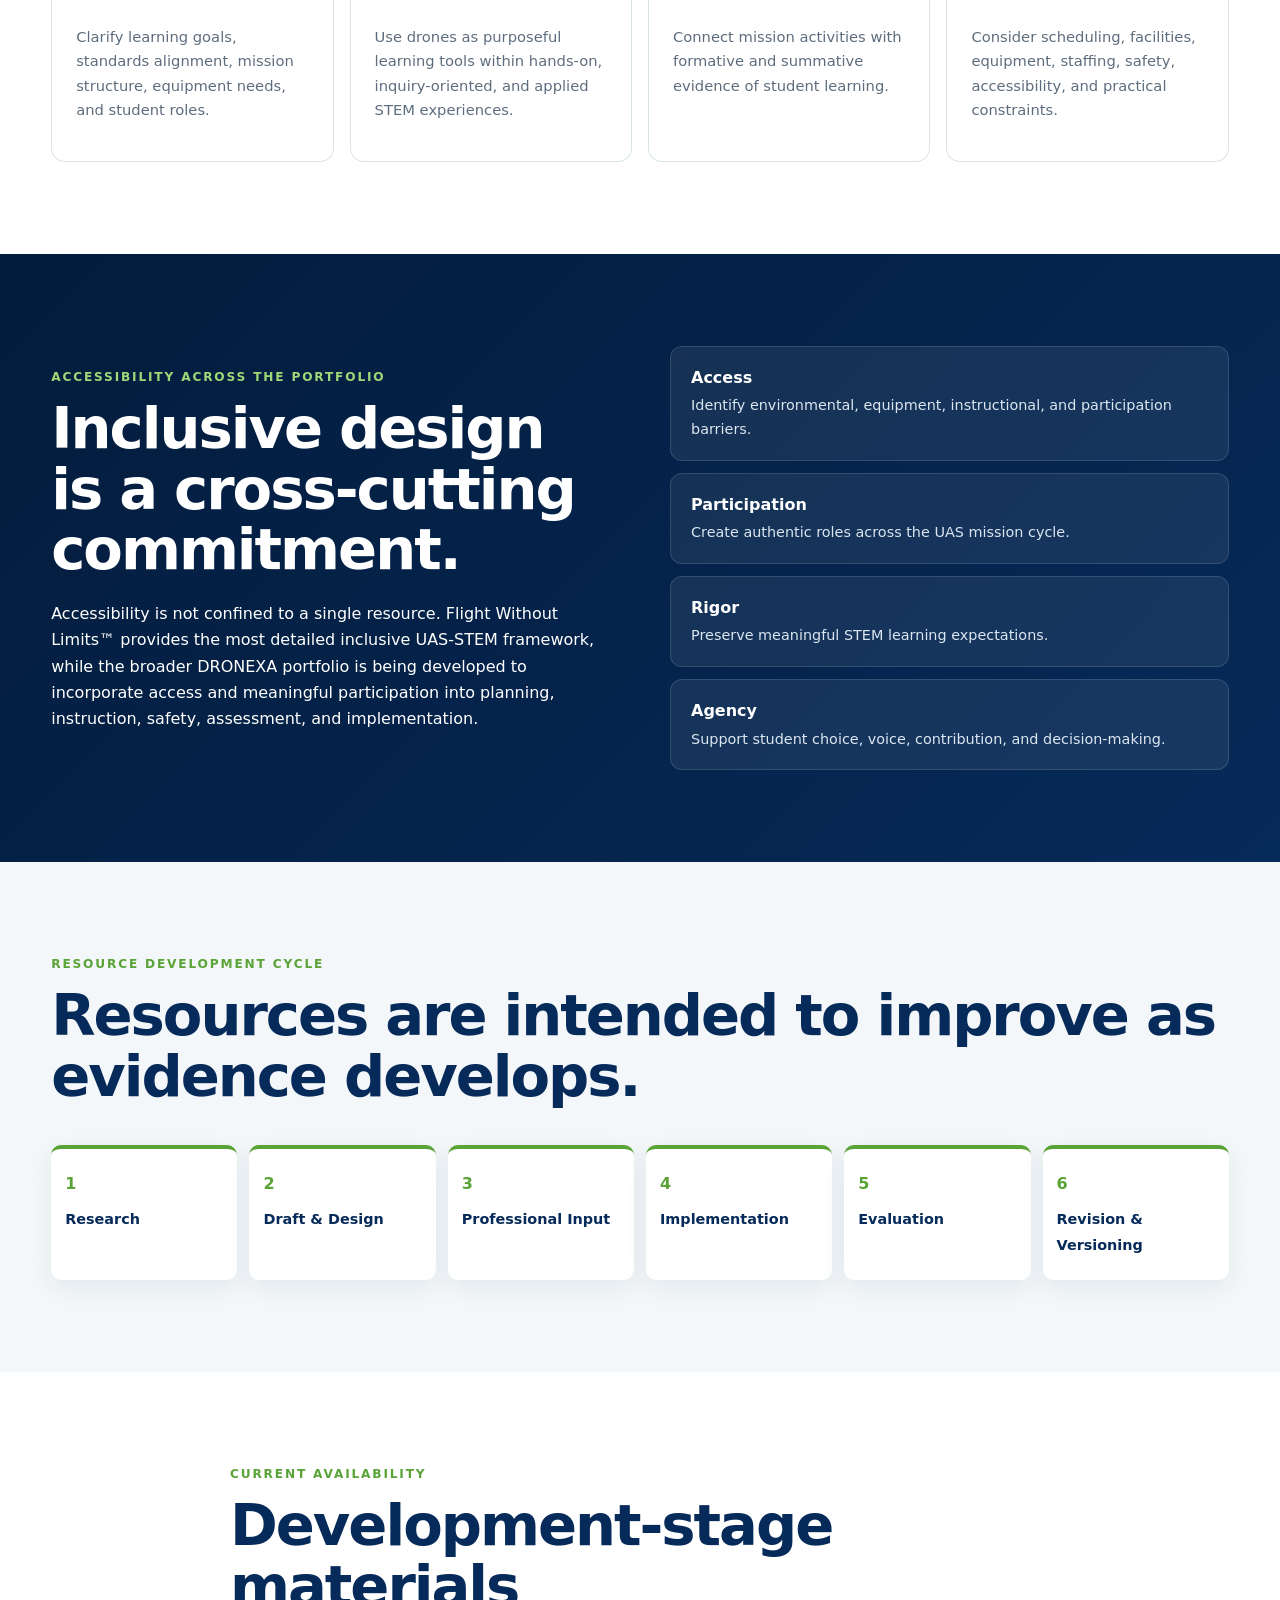
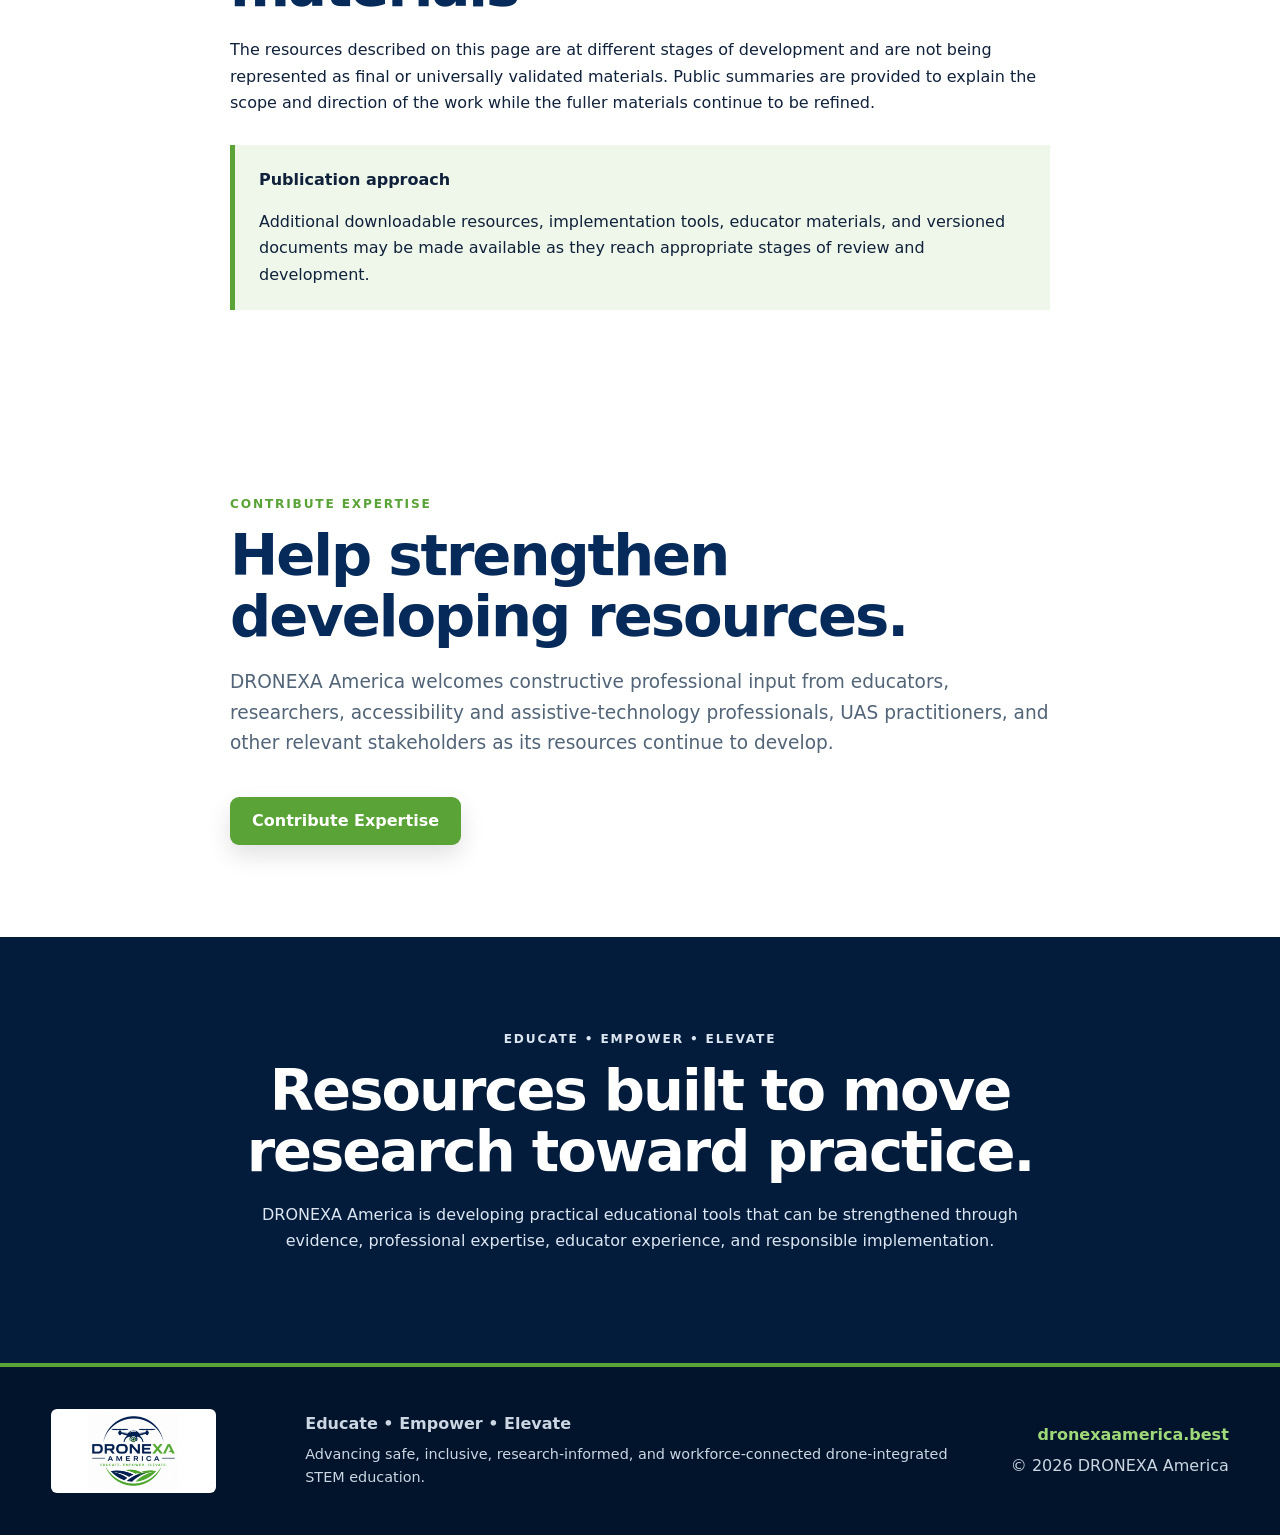
<file: resources.html>
<!doctype html>
<html lang="en">
<head>
  <meta charset="utf-8">
  <meta name="viewport" content="width=device-width, initial-scale=1">
  <title>Resources | DRONEXA America</title>
  <meta name="description" content="Explore DRONEXA America's developing portfolio of research-informed resources for safe, inclusive, standards-aligned, and workforce-oriented drone-integrated STEM education.">
  <link rel="stylesheet" href="styles.css">
</head>
<body>
  <header class="site-header">
    <div class="container nav-wrap">
      <a class="brand" href="index.html" aria-label="DRONEXA America home">
        <img src="dronexa-logo.png" alt="DRONEXA America">
      </a>
      <button class="nav-toggle" aria-expanded="false" aria-controls="site-nav">Menu</button>
      <nav id="site-nav" class="site-nav" aria-label="Primary navigation">
        <a href="about.html">About</a>
        <a href="our-work.html">Our Work</a>
        <a href="flight-without-limits.html">Flight Without Limits™</a>
        <a href="rural-nebraska-pilot.html">Nebraska Pilot</a>
        <a href="resources.html" aria-current="page">Resources</a>
        <a href="research.html">Research</a>
        <a class="nav-cta" href="collaborate.html">Collaborate</a>
      </nav>
    </div>
  </header>

  <main>
    <section class="hero about-hero">
      <div class="container narrow">
        <p class="eyebrow">DRONEXA America Resource Portfolio</p>
        <h1>Resources for Responsible, Inclusive, and Instructionally Purposeful UAS-STEM Education</h1>
        <p class="lead">
          A developing collection of frameworks, educator guidance, implementation tools, and planning
          resources designed to translate research into practical support for drone-integrated STEM education.
        </p>
      </div>
      <div class="hero-cut"></div>
    </section>

    <section class="section">
      <div class="container two-col">
        <div>
          <p class="eyebrow dark">Resource Development</p>
          <h2>Designed as a connected toolkit—not isolated documents.</h2>
        </div>
        <div>
          <p>
            DRONEXA America resources are being developed to address different dimensions of educational
            UAS implementation, including instructional planning, educator preparation, accessibility,
            safety, ethics, institutional practice, evaluation, and workforce readiness.
          </p>
          <p>
            The resources are intended to complement one another and to evolve through professional review,
            implementation experience, stakeholder feedback, and evidence.
          </p>
        </div>
      </div>
    </section>

    <section class="section soft">
      <div class="container">
        <p class="eyebrow dark">Featured Resources</p>
        <h2>Five developing components of the DRONEXA portfolio</h2>
        <div class="resource-library-grid">
          <article class="resource-library-card">
            <span class="resource-type">Framework Portfolio</span>
            <h3>DRONEXA America Framework Portfolio</h3>
            <p>
              The overarching structure connecting research, educational design, implementation,
              evaluation, continuous improvement, and future adaptation.
            </p>
            <div class="resource-meta"><b>Status</b><span>In active development</span></div>
          </article>

          <article class="resource-library-card">
            <span class="resource-type">Educator Resource</span>
            <h3>DRONEXA Teacher’s Guide</h3>
            <p>
              Practical educator guidance for planning and facilitating curriculum-aligned drone STEM
              experiences, including instructional preparation, mission design, safety, assessment,
              and equipment considerations.
            </p>
            <div class="resource-meta"><b>Status</b><span>In active development</span></div>
          </article>

          <article class="resource-library-card featured-resource resource-with-cover">
            <a class="resource-cover-link" href="flight-without-limits.html" aria-label="Explore Flight Without Limits framework overview">
              <img class="resource-cover" src="flight-without-limits-cover.png" alt="Flight Without Limits framework cover">
            </a>
            <div class="resource-card-copy">
            <span class="resource-type">Inclusive STEM Framework</span>
            <h3>Flight Without Limits™</h3>
            <p>
              A framework focused on meaningful participation of students with mobility impairments and
              other physical accessibility needs through accessible design, varied mission roles,
              adaptations, assistive supports, and inclusive evaluation.
            </p>
            <div class="resource-meta"><b>Status</b><span>Framework in development</span></div>
            <a class="text-link" href="flight-without-limits.html">Explore the framework overview →</a>
            </div>
          </article>

          <article class="resource-library-card">
            <span class="resource-type">Policy & Implementation Guidance</span>
            <h3>Drone-Integrated STEM Education Policy & Implementation Guidance</h3>
            <p>
              Developing organizational guidance structured around safety, ethics, instruction,
              access, institutional responsibility, and workforce readiness.
            </p>
            <div class="resource-meta"><b>Status</b><span>Version 1.0 in development</span></div>
          </article>

          <article class="resource-library-card">
            <span class="resource-type">Implementation Proposal</span>
            <h3>Rural Nebraska Drone-Integrated STEM Pilot</h3>
            <p>
              A proposed implementation and evidence-development model for applying selected DRONEXA
              components in an authentic educational environment and using the resulting evidence for refinement.
            </p>
            <div class="resource-meta"><b>Status</b><span>Proposed implementation model</span></div>
            <a class="text-link" href="rural-nebraska-pilot.html">Explore the pilot overview →</a>
          </article>
        </div>
      </div>
    </section>

    <section class="section">
      <div class="container">
        <p class="eyebrow dark">For Educators</p>
        <h2>Practical areas the resource portfolio is designed to support</h2>
        <div class="capacity-grid">
          <article><h3>Planning</h3><p>Clarify learning goals, standards alignment, mission structure, equipment needs, and student roles.</p></article>
          <article><h3>Instruction</h3><p>Use drones as purposeful learning tools within hands-on, inquiry-oriented, and applied STEM experiences.</p></article>
          <article><h3>Assessment</h3><p>Connect mission activities with formative and summative evidence of student learning.</p></article>
          <article><h3>Implementation</h3><p>Consider scheduling, facilities, equipment, staffing, safety, accessibility, and practical constraints.</p></article>
        </div>
      </div>
    </section>

    <section class="section fwl">
      <div class="container two-col">
        <div>
          <p class="eyebrow">Accessibility Across the Portfolio</p>
          <h2>Inclusive design is a cross-cutting commitment.</h2>
          <p>
            Accessibility is not confined to a single resource. Flight Without Limits™ provides the
            most detailed inclusive UAS-STEM framework, while the broader DRONEXA portfolio is being
            developed to incorporate access and meaningful participation into planning, instruction,
            safety, assessment, and implementation.
          </p>
        </div>
        <div class="fwl-panel">
          <div><b>Access</b><span>Identify environmental, equipment, instructional, and participation barriers.</span></div>
          <div><b>Participation</b><span>Create authentic roles across the UAS mission cycle.</span></div>
          <div><b>Rigor</b><span>Preserve meaningful STEM learning expectations.</span></div>
          <div><b>Agency</b><span>Support student choice, voice, contribution, and decision-making.</span></div>
        </div>
      </div>
    </section>

    <section class="section soft">
      <div class="container">
        <p class="eyebrow dark">Resource Development Cycle</p>
        <h2>Resources are intended to improve as evidence develops.</h2>
        <div class="process-row">
          <div><span>1</span><b>Research</b></div>
          <div><span>2</span><b>Draft & Design</b></div>
          <div><span>3</span><b>Professional Input</b></div>
          <div><span>4</span><b>Implementation</b></div>
          <div><span>5</span><b>Evaluation</b></div>
          <div><span>6</span><b>Revision & Versioning</b></div>
        </div>
      </div>
    </section>

    <section class="section">
      <div class="container narrow">
        <p class="eyebrow dark">Current Availability</p>
        <h2>Development-stage materials</h2>
        <p>
          The resources described on this page are at different stages of development and are not being
          represented as final or universally validated materials. Public summaries are
          provided to explain the scope and direction of the work while the fuller materials continue to be refined.
        </p>
        <div class="notice">
          <strong>Publication approach</strong>
          <p>
            Additional downloadable resources, implementation tools, educator materials, and versioned
            documents may be made available as they reach appropriate stages of review and development.
          </p>
        </div>
      </div>
    </section>

    <section class="section">
      <div class="container narrow">
        <p class="eyebrow dark">Contribute Expertise</p>
        <h2>Help strengthen developing resources.</h2>
        <p class="section-lead">DRONEXA America welcomes constructive professional input from educators, researchers, accessibility and assistive-technology professionals, UAS practitioners, and other relevant stakeholders as its resources continue to develop.</p>
        <div class="actions actions-dark"><a class="btn btn-primary" href="collaborate.html">Contribute Expertise</a></div>
      </div>
    </section>

    <section class="section collaborate">
      <div class="container narrow">
        <p class="eyebrow">Educate • Empower • Elevate</p>
        <h2>Resources built to move research toward practice.</h2>
        <p>
          DRONEXA America is developing practical educational tools that can be strengthened through
          evidence, professional expertise, educator experience, and responsible implementation.
        </p>
      </div>
    </section>
  </main>

  <footer class="site-footer">
    <div class="container footer-grid">
      <div class="footer-brand">
        <img src="dronexa-logo.png" alt="DRONEXA America">
      </div>
      <div>
        <strong>Educate • Empower • Elevate</strong>
        <p>Advancing safe, inclusive, research-informed, and workforce-connected drone-integrated STEM education.</p>
      </div>
      <div class="footer-right">
        <a href="https://dronexaamerica.best">dronexaamerica.best</a>
        <span>© <span id="year"></span> DRONEXA America</span>
      </div>
    </div>
  </footer>

  <script src="script.js"></script>
</body>
</html>
</file>
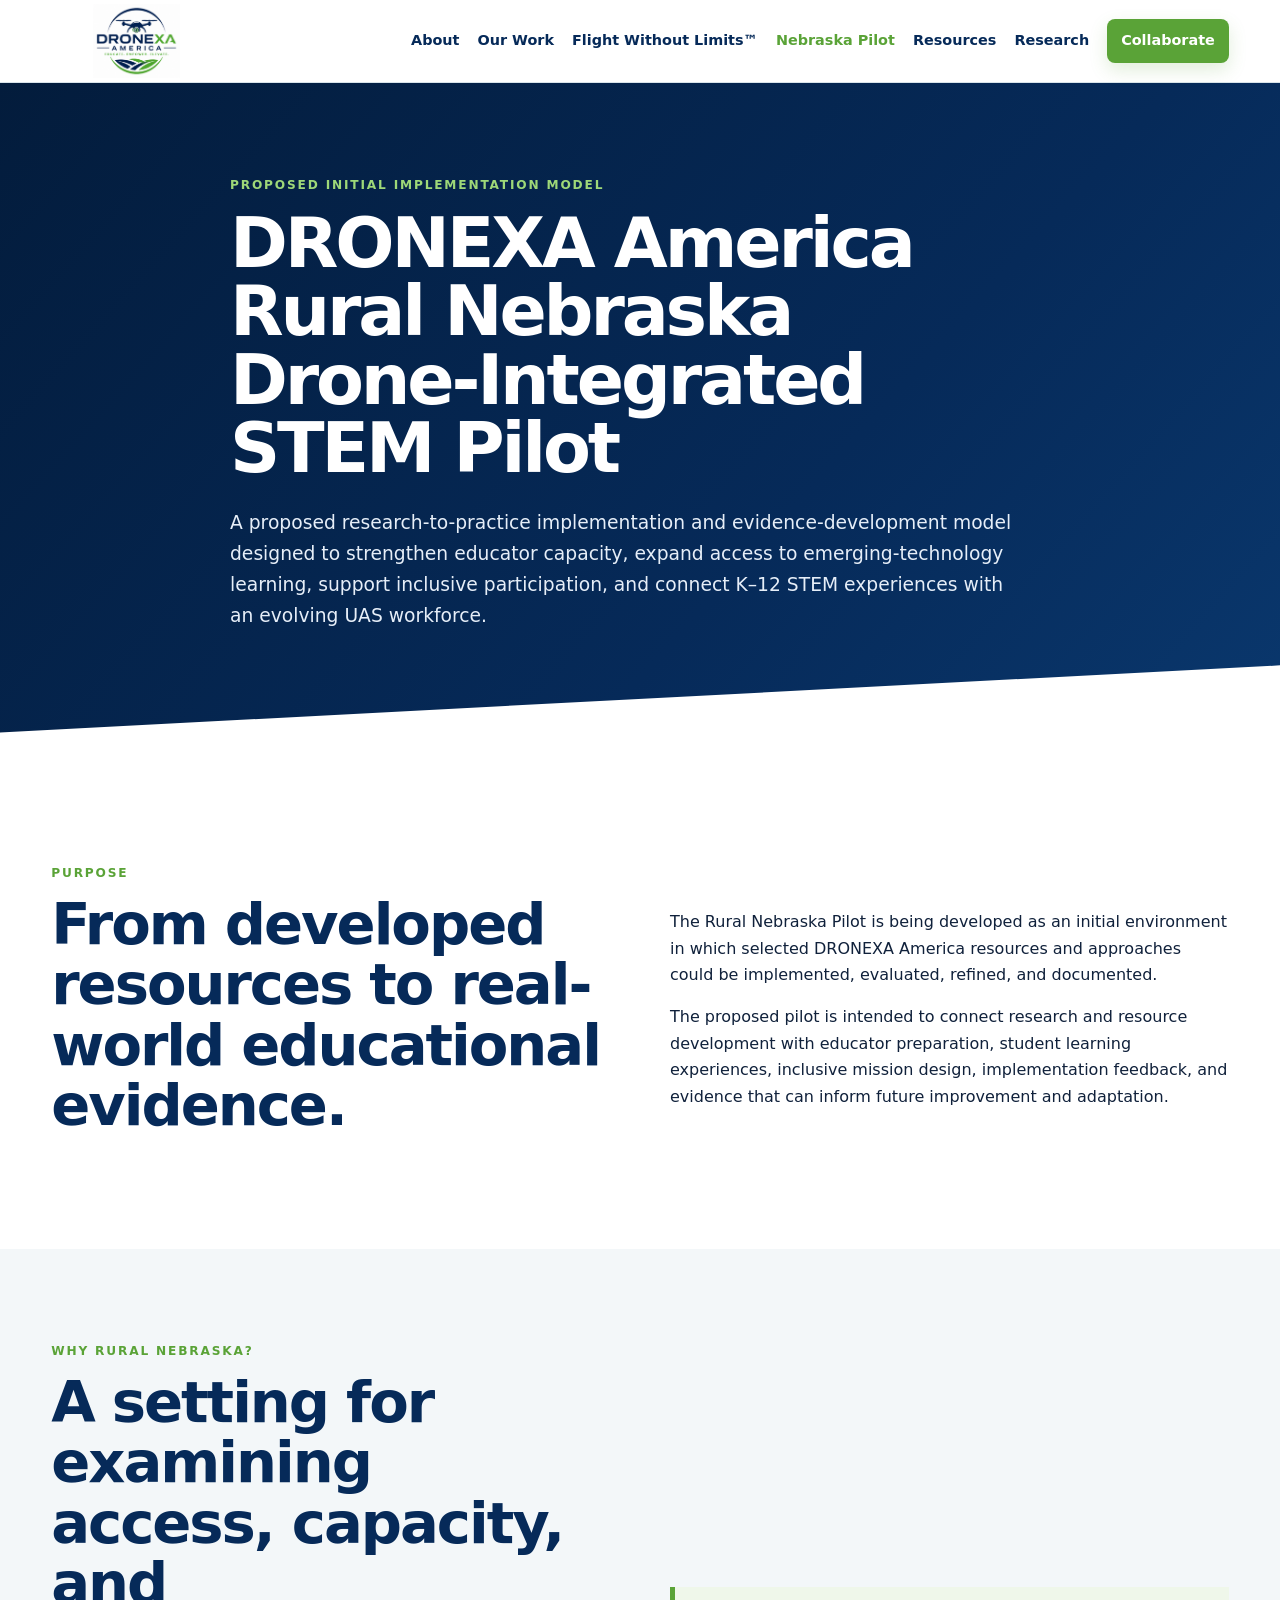
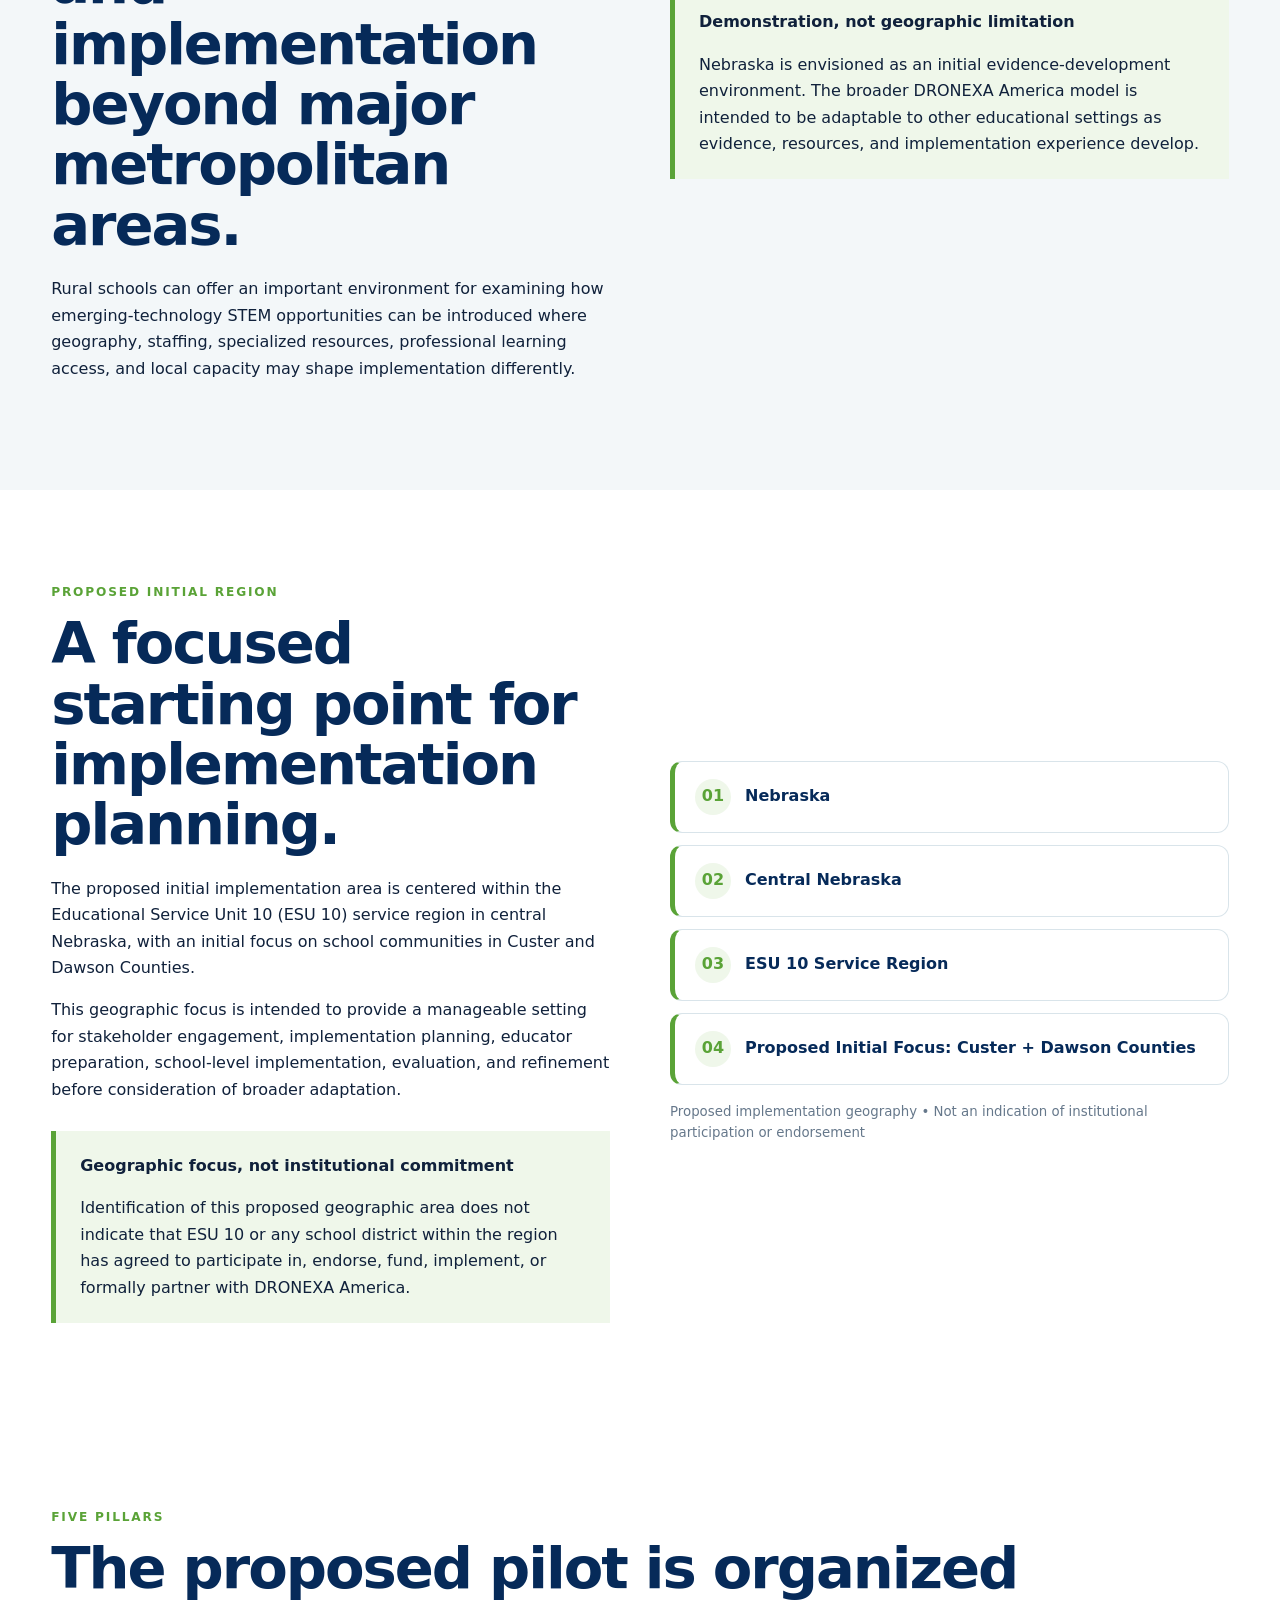
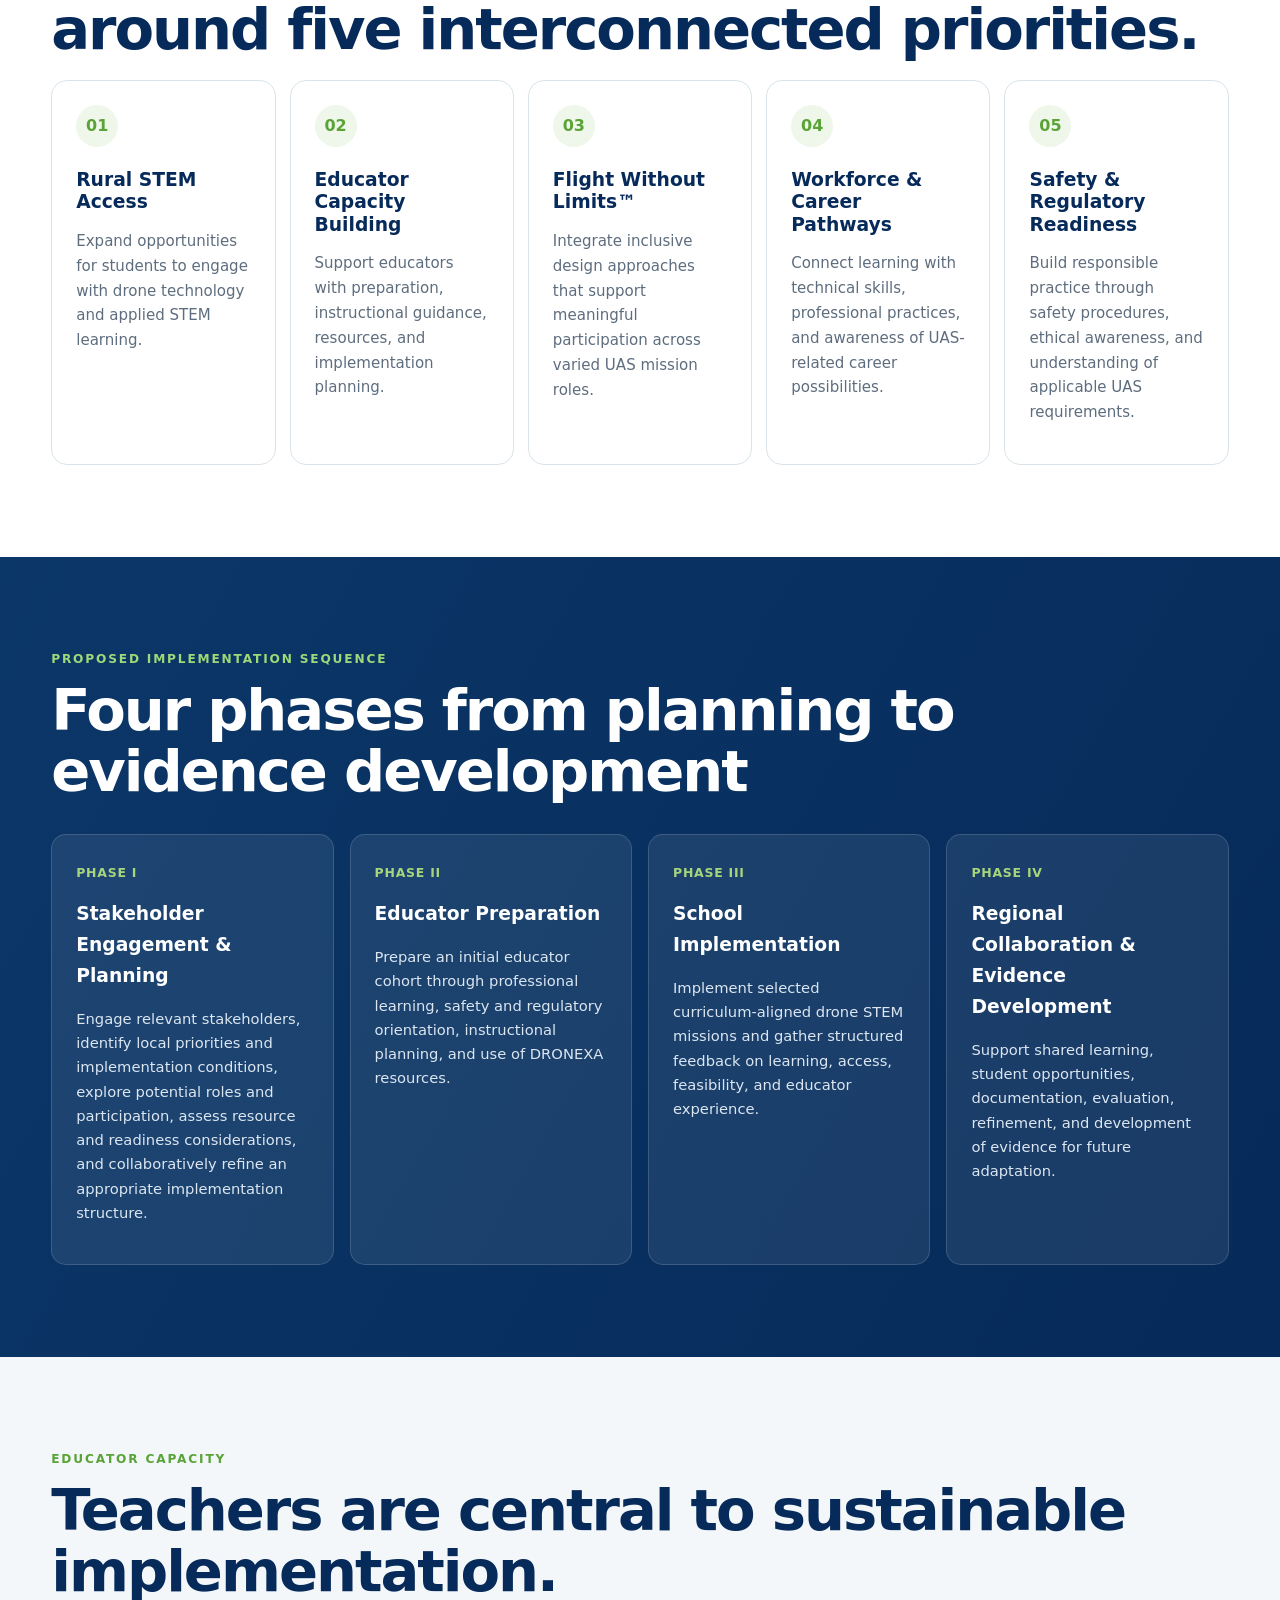
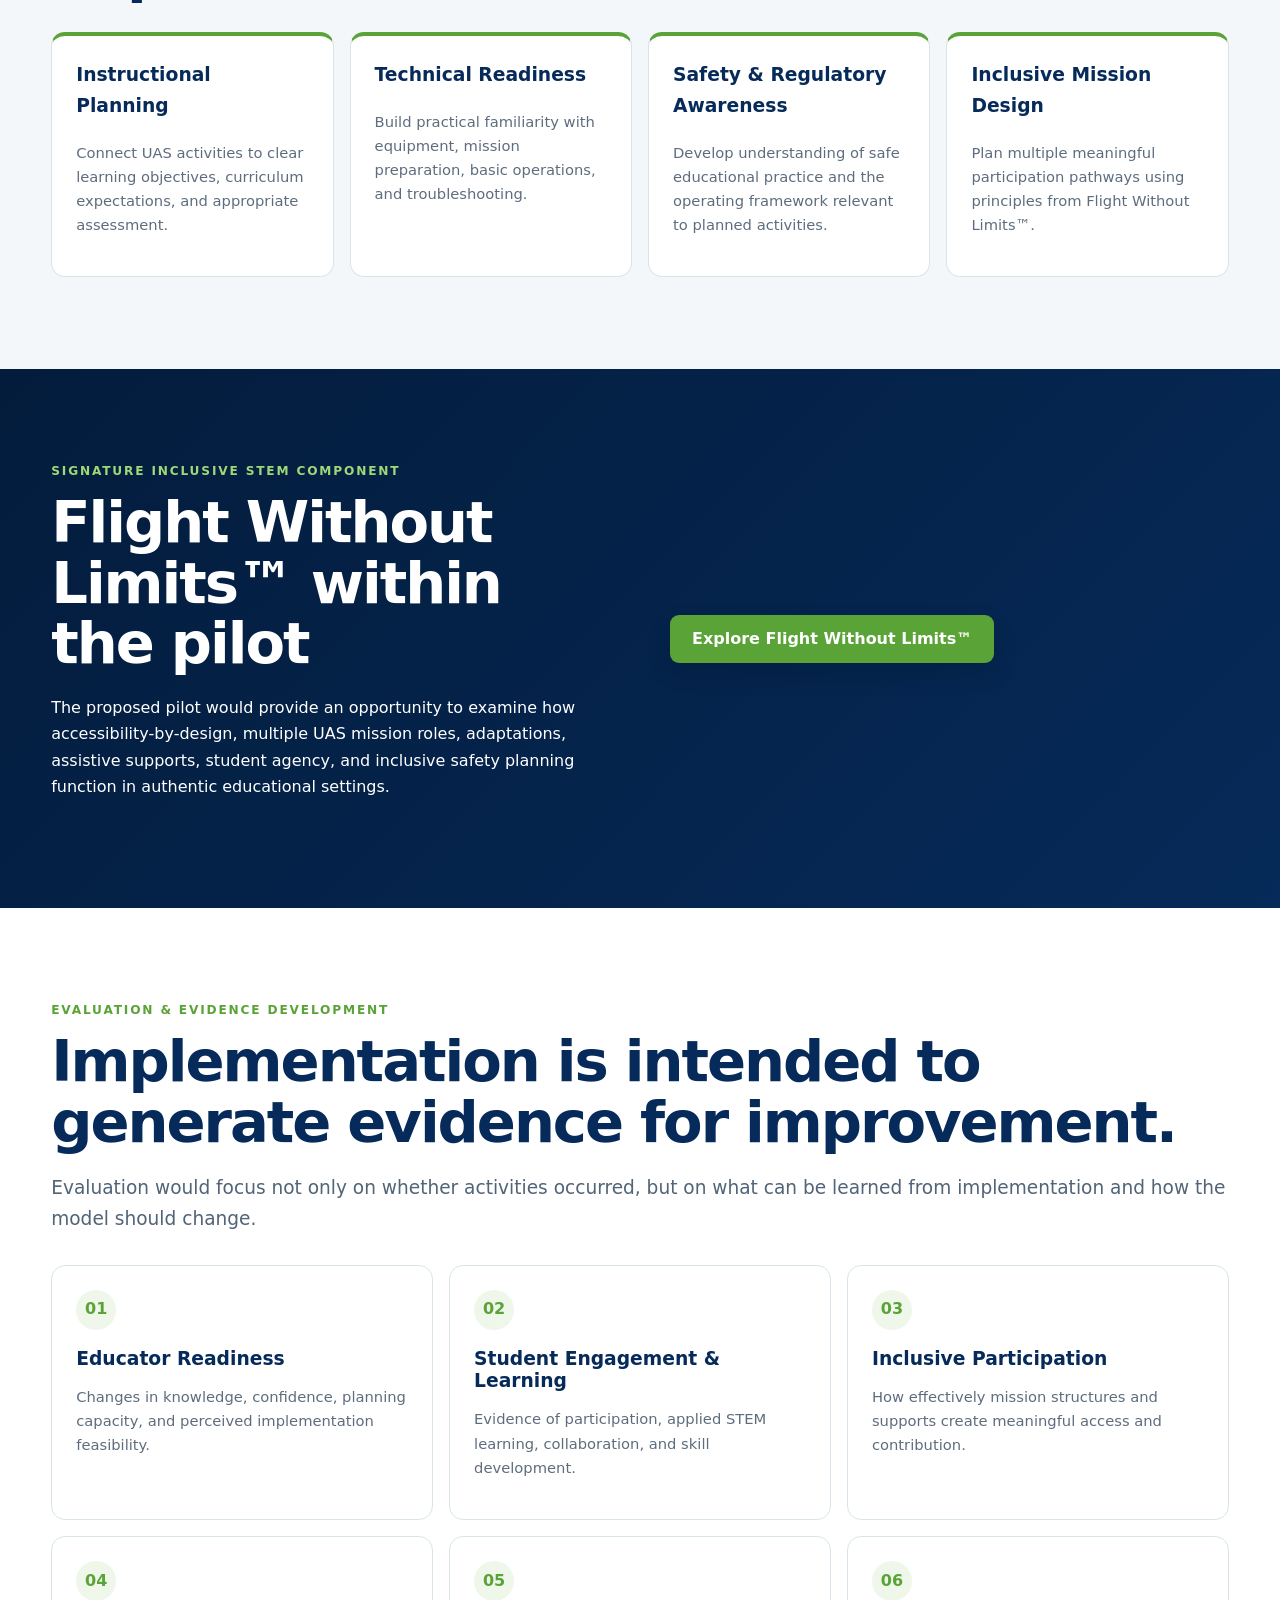
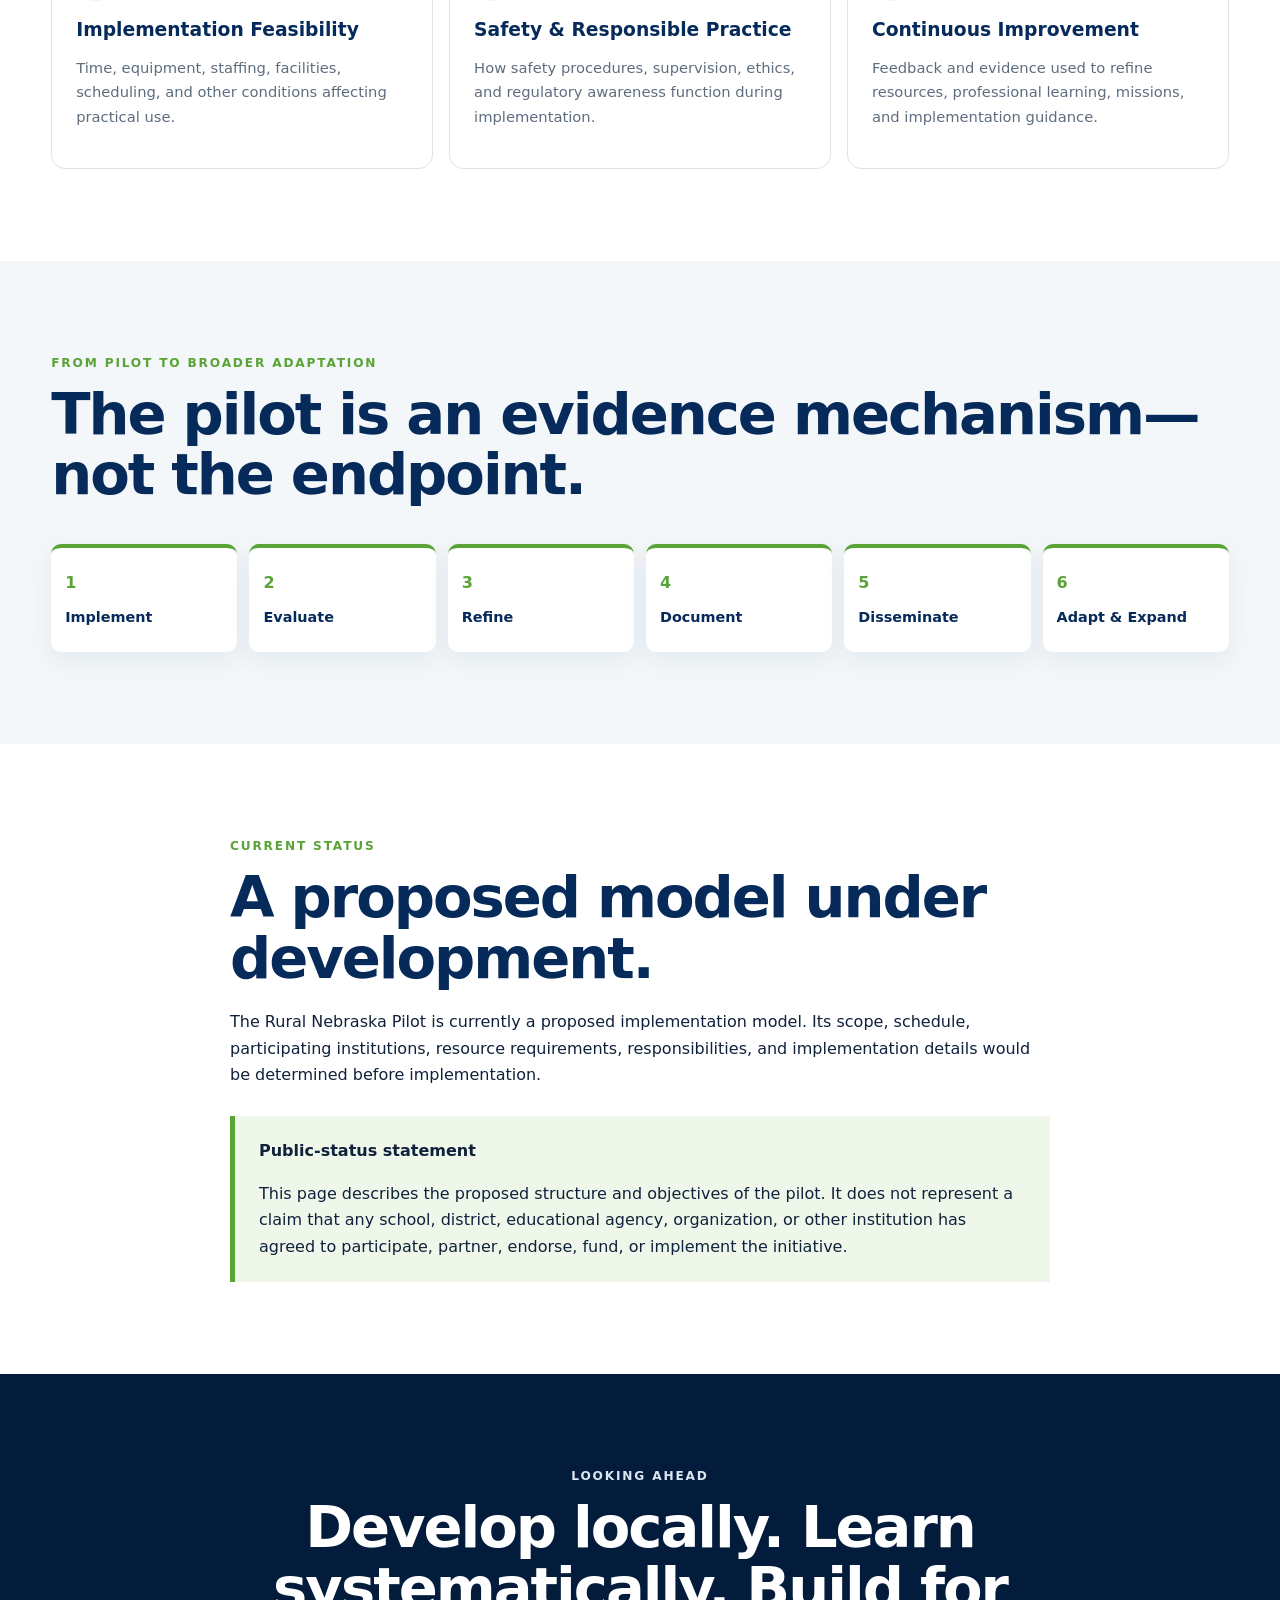
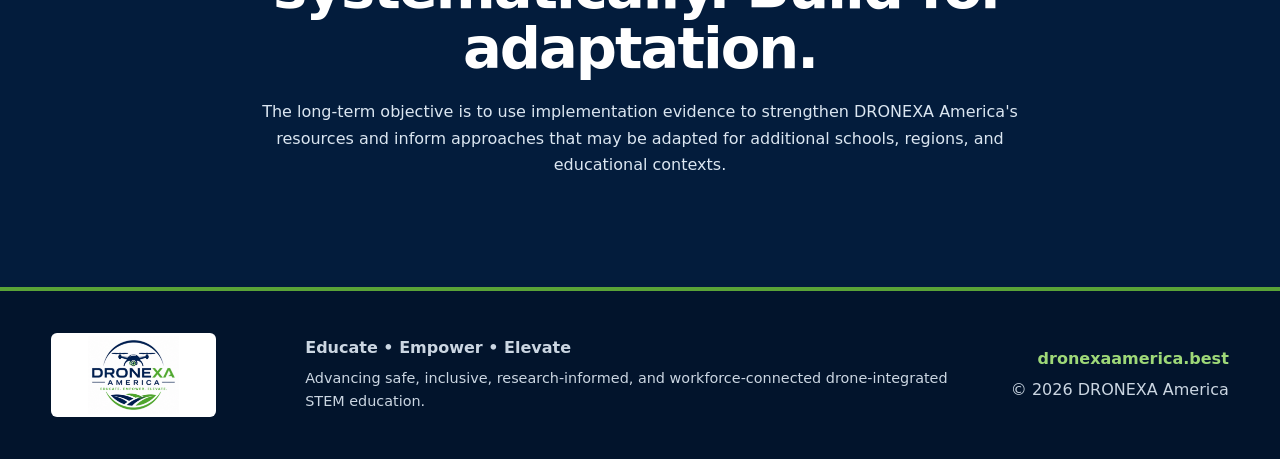
<file: rural-nebraska-pilot.html>
<!doctype html>
<html lang="en">
<head>
  <meta charset="utf-8">
  <meta name="viewport" content="width=device-width, initial-scale=1">
  <title>Rural Nebraska Pilot | DRONEXA America</title>
  <meta name="description" content="Explore the proposed DRONEXA America Rural Nebraska Drone-Integrated STEM Pilot, an initial implementation and evidence-development model for educator capacity, inclusive STEM access, workforce preparation, and responsible UAS education.">
  <link rel="stylesheet" href="styles.css">
</head>
<body>
  <header class="site-header">
    <div class="container nav-wrap">
      <a class="brand" href="index.html" aria-label="DRONEXA America home">
        <img src="dronexa-logo.png" alt="DRONEXA America">
      </a>
      <button class="nav-toggle" aria-expanded="false" aria-controls="site-nav">Menu</button>
      <nav id="site-nav" class="site-nav" aria-label="Primary navigation">
        <a href="about.html">About</a>
        <a href="our-work.html">Our Work</a>
        <a href="flight-without-limits.html">Flight Without Limits™</a>
        <a href="rural-nebraska-pilot.html" aria-current="page">Nebraska Pilot</a>
        <a href="resources.html">Resources</a>
        <a href="research.html">Research</a>
        <a class="nav-cta" href="collaborate.html">Collaborate</a>
      </nav>
    </div>
  </header>

  <main>
    <section class="hero about-hero">
      <div class="container narrow">
        <p class="eyebrow">Proposed Initial Implementation Model</p>
        <h1>DRONEXA America Rural Nebraska Drone-Integrated STEM Pilot</h1>
        <p class="lead">
          A proposed research-to-practice implementation and evidence-development model designed to
          strengthen educator capacity, expand access to emerging-technology learning, support inclusive
          participation, and connect K–12 STEM experiences with an evolving UAS workforce.
        </p>
      </div>
      <div class="hero-cut"></div>
    </section>

    <section class="section">
      <div class="container two-col">
        <div>
          <p class="eyebrow dark">Purpose</p>
          <h2>From developed resources to real-world educational evidence.</h2>
        </div>
        <div>
          <p>
            The Rural Nebraska Pilot is being developed as an initial environment in which selected
            DRONEXA America resources and approaches could be implemented, evaluated, refined, and documented.
          </p>
          <p>
            The proposed pilot is intended to connect research and resource development with educator
            preparation, student learning experiences, inclusive mission design, implementation feedback,
            and evidence that can inform future improvement and adaptation.
          </p>
        </div>
      </div>
    </section>

    <section class="section soft">
      <div class="container two-col">
        <div>
          <p class="eyebrow dark">Why Rural Nebraska?</p>
          <h2>A setting for examining access, capacity, and implementation beyond major metropolitan areas.</h2>
          <p>
            Rural schools can offer an important environment for examining how emerging-technology STEM
            opportunities can be introduced where geography, staffing, specialized resources, professional
            learning access, and local capacity may shape implementation differently.
          </p>
        </div>
        <div class="notice">
          <strong>Demonstration, not geographic limitation</strong>
          <p>
            Nebraska is envisioned as an initial evidence-development environment. The broader DRONEXA
            America model is intended to be adaptable to other educational settings as evidence, resources,
            and implementation experience develop.
          </p>
        </div>
      </div>
    </section>

    <section class="section proposed-region">
      <div class="container two-col">
        <div>
          <p class="eyebrow dark">Proposed Initial Region</p>
          <h2>A focused starting point for implementation planning.</h2>
          <p>
            The proposed initial implementation area is centered within the Educational Service Unit 10 (ESU 10)
            service region in central Nebraska, with an initial focus on school communities in Custer and Dawson Counties.
          </p>
          <p>
            This geographic focus is intended to provide a manageable setting for stakeholder engagement,
            implementation planning, educator preparation, school-level implementation, evaluation, and refinement
            before consideration of broader adaptation.
          </p>
          <div class="notice">
            <strong>Geographic focus, not institutional commitment</strong>
            <p>Identification of this proposed geographic area does not indicate that ESU 10 or any school district within the region has agreed to participate in, endorse, fund, implement, or formally partner with DRONEXA America.</p>
          </div>
        </div>
        <div class="region-path" aria-label="Proposed implementation geography">
          <div><span>01</span><b>Nebraska</b></div>
          <div><span>02</span><b>Central Nebraska</b></div>
          <div><span>03</span><b>ESU 10 Service Region</b></div>
          <div><span>04</span><b>Proposed Initial Focus: Custer + Dawson Counties</b></div>
          <small>Proposed implementation geography • Not an indication of institutional participation or endorsement</small>
        </div>
      </div>
    </section>

    <section class="section">
      <div class="container">
        <p class="eyebrow dark">Five Pillars</p>
        <h2>The proposed pilot is organized around five interconnected priorities.</h2>
        <div class="pillars">
          <article class="pillar"><span>01</span><h3>Rural STEM Access</h3><p>Expand opportunities for students to engage with drone technology and applied STEM learning.</p></article>
          <article class="pillar"><span>02</span><h3>Educator Capacity Building</h3><p>Support educators with preparation, instructional guidance, resources, and implementation planning.</p></article>
          <article class="pillar"><span>03</span><h3>Flight Without Limits™</h3><p>Integrate inclusive design approaches that support meaningful participation across varied UAS mission roles.</p></article>
          <article class="pillar"><span>04</span><h3>Workforce & Career Pathways</h3><p>Connect learning with technical skills, professional practices, and awareness of UAS-related career possibilities.</p></article>
          <article class="pillar"><span>05</span><h3>Safety & Regulatory Readiness</h3><p>Build responsible practice through safety procedures, ethical awareness, and understanding of applicable UAS requirements.</p></article>
        </div>
      </div>
    </section>

    <section class="section pilot">
      <div class="container">
        <p class="eyebrow">Proposed Implementation Sequence</p>
        <h2>Four phases from planning to evidence development</h2>
        <div class="pilot-phase-grid">
          <article><span>Phase I</span><h3>Stakeholder Engagement & Planning</h3><p>Engage relevant stakeholders, identify local priorities and implementation conditions, explore potential roles and participation, assess resource and readiness considerations, and collaboratively refine an appropriate implementation structure.</p></article>
          <article><span>Phase II</span><h3>Educator Preparation</h3><p>Prepare an initial educator cohort through professional learning, safety and regulatory orientation, instructional planning, and use of DRONEXA resources.</p></article>
          <article><span>Phase III</span><h3>School Implementation</h3><p>Implement selected curriculum-aligned drone STEM missions and gather structured feedback on learning, access, feasibility, and educator experience.</p></article>
          <article><span>Phase IV</span><h3>Regional Collaboration & Evidence Development</h3><p>Support shared learning, student opportunities, documentation, evaluation, refinement, and development of evidence for future adaptation.</p></article>
        </div>
      </div>
    </section>

    <section class="section soft">
      <div class="container">
        <p class="eyebrow dark">Educator Capacity</p>
        <h2>Teachers are central to sustainable implementation.</h2>
        <div class="capacity-grid">
          <article><h3>Instructional Planning</h3><p>Connect UAS activities to clear learning objectives, curriculum expectations, and appropriate assessment.</p></article>
          <article><h3>Technical Readiness</h3><p>Build practical familiarity with equipment, mission preparation, basic operations, and troubleshooting.</p></article>
          <article><h3>Safety & Regulatory Awareness</h3><p>Develop understanding of safe educational practice and the operating framework relevant to planned activities.</p></article>
          <article><h3>Inclusive Mission Design</h3><p>Plan multiple meaningful participation pathways using principles from Flight Without Limits™.</p></article>
        </div>
      </div>
    </section>

    <section class="section fwl">
      <div class="container two-col">
        <div>
          <p class="eyebrow">Signature Inclusive STEM Component</p>
          <h2>Flight Without Limits™ within the pilot</h2>
          <p>
            The proposed pilot would provide an opportunity to examine how accessibility-by-design,
            multiple UAS mission roles, adaptations, assistive supports, student agency, and inclusive
            safety planning function in authentic educational settings.
          </p>
        </div>
        <div>
          <a class="btn btn-primary" href="flight-without-limits.html">Explore Flight Without Limits™</a>
        </div>
      </div>
    </section>

    <section class="section">
      <div class="container">
        <p class="eyebrow dark">Evaluation & Evidence Development</p>
        <h2>Implementation is intended to generate evidence for improvement.</h2>
        <p class="section-lead">
          Evaluation would focus not only on whether activities occurred, but on what can be learned
          from implementation and how the model should change.
        </p>
        <div class="evaluation-grid">
          <article><span>01</span><h3>Educator Readiness</h3><p>Changes in knowledge, confidence, planning capacity, and perceived implementation feasibility.</p></article>
          <article><span>02</span><h3>Student Engagement & Learning</h3><p>Evidence of participation, applied STEM learning, collaboration, and skill development.</p></article>
          <article><span>03</span><h3>Inclusive Participation</h3><p>How effectively mission structures and supports create meaningful access and contribution.</p></article>
          <article><span>04</span><h3>Implementation Feasibility</h3><p>Time, equipment, staffing, facilities, scheduling, and other conditions affecting practical use.</p></article>
          <article><span>05</span><h3>Safety & Responsible Practice</h3><p>How safety procedures, supervision, ethics, and regulatory awareness function during implementation.</p></article>
          <article><span>06</span><h3>Continuous Improvement</h3><p>Feedback and evidence used to refine resources, professional learning, missions, and implementation guidance.</p></article>
        </div>
      </div>
    </section>

    <section class="section process soft">
      <div class="container">
        <p class="eyebrow dark">From Pilot to Broader Adaptation</p>
        <h2>The pilot is an evidence mechanism—not the endpoint.</h2>
        <div class="process-row">
          <div><span>1</span><b>Implement</b></div>
          <div><span>2</span><b>Evaluate</b></div>
          <div><span>3</span><b>Refine</b></div>
          <div><span>4</span><b>Document</b></div>
          <div><span>5</span><b>Disseminate</b></div>
          <div><span>6</span><b>Adapt & Expand</b></div>
        </div>
      </div>
    </section>

    <section class="section">
      <div class="container narrow">
        <p class="eyebrow dark">Current Status</p>
        <h2>A proposed model under development.</h2>
        <p>
          The Rural Nebraska Pilot is currently a proposed implementation model. Its scope, schedule,
          participating institutions, resource requirements, responsibilities, and implementation details
          would be determined before implementation.
        </p>
        <div class="notice">
          <strong>Public-status statement</strong>
          <p>
            This page describes the proposed structure and objectives of the pilot. It does not represent
            a claim that any school, district, educational agency, organization, or other institution has
            agreed to participate, partner, endorse, fund, or implement the initiative.
          </p>
        </div>
      </div>
    </section>

    <section class="section collaborate">
      <div class="container narrow">
        <p class="eyebrow">Looking Ahead</p>
        <h2>Develop locally. Learn systematically. Build for adaptation.</h2>
        <p>
          The long-term objective is to use implementation evidence to strengthen DRONEXA America's
          resources and inform approaches that may be adapted for additional schools, regions, and
          educational contexts.
        </p>
      </div>
    </section>
  </main>

  <footer class="site-footer">
    <div class="container footer-grid">
      <div class="footer-brand">
        <img src="dronexa-logo.png" alt="DRONEXA America">
      </div>
      <div>
        <strong>Educate • Empower • Elevate</strong>
        <p>Advancing safe, inclusive, research-informed, and workforce-connected drone-integrated STEM education.</p>
      </div>
      <div class="footer-right">
        <a href="https://dronexaamerica.best">dronexaamerica.best</a>
        <span>© <span id="year"></span> DRONEXA America</span>
      </div>
    </div>
  </footer>

  <script src="script.js"></script>
</body>
</html>
</file>
<file: styles.css>
:root{
  --navy:#062a59;
  --navy-deep:#031c3c;
  --green:#5aa337;
  --green-bright:#69b23e;
  --white:#ffffff;
  --ink:#10213b;
  --muted:#f3f7f9;
  --soft-green:#eff7ea;
  --line:#d9e4ea;
}
*{box-sizing:border-box}
html{scroll-behavior:smooth}
body{margin:0;font-family:Inter,ui-sans-serif,system-ui,-apple-system,BlinkMacSystemFont,"Segoe UI",sans-serif;color:var(--ink);background:#fff;line-height:1.65}
img{max-width:100%;display:block}
a{color:inherit}
.container{width:min(1180px,92%);margin-inline:auto}
.narrow{width:min(820px,92%)}
.site-header{position:sticky;top:0;z-index:30;background:rgba(255,255,255,.96);border-bottom:1px solid var(--line);backdrop-filter:blur(14px)}
.nav-wrap{min-height:82px;display:flex;align-items:center;justify-content:space-between;gap:28px}
.brand img{width:210px;height:64px;object-fit:cover;object-position:50% 48%;border-radius:4px}
.site-nav{display:flex;align-items:center;gap:18px}
.site-nav a{text-decoration:none;font-weight:750;font-size:.9rem;color:var(--navy)}
.site-nav a:hover{color:var(--green)}
.nav-toggle{display:none}
.hero{position:relative;overflow:hidden;background:linear-gradient(132deg,var(--navy-deep),var(--navy) 62%,#0a386e);color:#fff;padding:104px 0 132px}
.hero-grid{display:grid;grid-template-columns:1.22fr .78fr;gap:70px;align-items:center;position:relative;z-index:3}
.hero h1{font-size:clamp(3rem,6vw,5.65rem);line-height:.98;letter-spacing:-.045em;margin:14px 0 26px;max-width:880px}
.lead{font-size:1.17rem;max-width:790px;color:#e6eef8}
.eyebrow{text-transform:uppercase;letter-spacing:.15em;font-size:.76rem;font-weight:900;color:#9ed878;margin:0 0 12px}
.eyebrow.dark{color:var(--green)}
.actions{display:flex;flex-wrap:wrap;gap:14px;margin-top:30px}
.btn{display:inline-flex;align-items:center;justify-content:center;min-height:48px;padding:0 22px;border-radius:9px;text-decoration:none;font-weight:850}
.btn-primary{background:var(--green);color:#fff;box-shadow:0 10px 24px rgba(0,0,0,.12)}
.btn-primary:hover{background:var(--green-bright)}
.btn-outline{border:1px solid rgba(255,255,255,.55);color:#fff}
.hero-tags{display:flex;gap:10px;flex-wrap:wrap;margin-top:34px}
.hero-tags span{border:1px solid rgba(255,255,255,.2);background:rgba(255,255,255,.06);border-radius:999px;padding:8px 12px;font-size:.78rem;color:#e6eef8}
.hero-visual{min-height:430px;display:grid;place-items:center;position:relative}
.x-mark{width:280px;height:280px;position:relative;filter:drop-shadow(0 28px 24px rgba(0,0,0,.2))}
.x-mark span{position:absolute;left:50%;top:50%;width:76px;height:290px;border-radius:5px;transform-origin:center}
.x-green{background:var(--green);transform:translate(-50%,-50%) rotate(45deg)}
.x-navy{background:#fff;opacity:.95;transform:translate(-50%,-50%) rotate(-45deg)}
.hero-card{position:absolute;bottom:18px;right:0;width:min(365px,90%);padding:24px;border-radius:16px;background:rgba(255,255,255,.96);color:var(--navy);box-shadow:0 18px 40px rgba(0,0,0,.22);border-top:5px solid var(--green)}
.hero-card strong{display:block;font-size:1.35rem;line-height:1.25;margin:5px 0 9px}
.hero-card small{display:block;color:#526478}
.card-kicker{font-size:.72rem;text-transform:uppercase;letter-spacing:.12em;font-weight:900;color:var(--green)}
.hero-orbit{position:absolute;border:2px solid rgba(105,178,62,.45);border-radius:50%;z-index:1}
.orbit-one{width:760px;height:310px;right:-180px;top:48px;transform:rotate(-10deg)}
.orbit-two{width:620px;height:250px;right:-120px;top:112px;transform:rotate(18deg);border-color:rgba(255,255,255,.16)}
.hero-cut{position:absolute;left:-5%;right:-5%;bottom:-78px;height:150px;background:#fff;transform:rotate(-3deg);z-index:2}
.section{padding:92px 0}
.intro{text-align:center}
.section h2{font-size:clamp(2.2rem,4.5vw,3.7rem);line-height:1.05;letter-spacing:-.035em;color:var(--navy);margin:10px 0 20px}
.section-lead{font-size:1.16rem;color:#526478}
.soft{background:var(--muted)}
.section-head{display:grid;grid-template-columns:1fr .8fr;gap:50px;align-items:end;margin-bottom:34px}
.section-head p:last-child{color:#5e6d7e}
.pillars{display:grid;grid-template-columns:repeat(5,1fr);gap:14px}
.pillar{background:#fff;border:1px solid var(--line);border-radius:16px;padding:24px;min-height:300px}
.pillar span{display:inline-grid;place-items:center;width:42px;height:42px;border-radius:50%;background:var(--soft-green);color:var(--green);font-weight:900}
.pillar h3{color:var(--navy);line-height:1.2;margin:22px 0 10px}
.pillar p{font-size:.94rem;color:#5e6d7e}
.fwl{background:linear-gradient(135deg,var(--navy-deep),var(--navy));color:#fff}
.fwl h2,.pilot h2,.collaborate h2{color:#fff}
.two-col{display:grid;grid-template-columns:1fr 1fr;gap:60px;align-items:center}
.text-link{color:#9ed878;font-weight:850;text-decoration:none}
.fwl-panel{display:grid;gap:12px}
.fwl-panel div{padding:18px 20px;background:rgba(255,255,255,.07);border:1px solid rgba(255,255,255,.13);border-radius:12px}
.fwl-panel b,.fwl-panel span{display:block}
.fwl-panel span{font-size:.9rem;color:#dbe6f1;margin-top:3px}
.process-row{display:grid;grid-template-columns:repeat(6,1fr);gap:12px;margin-top:38px}
.process-row div{position:relative;padding:22px 14px;border-top:4px solid var(--green);background:#fff;border-radius:10px;box-shadow:0 8px 24px rgba(6,42,89,.07)}
.process-row span{display:block;color:var(--green);font-weight:900;margin-bottom:8px}
.process-row b{font-size:.9rem;color:var(--navy)}
.pilot{background:linear-gradient(120deg,#0b3768,#062a59);color:#fff}
.phase-list{margin:0;padding:0;list-style:none;display:grid;gap:12px}
.phase-list li{background:#fff;color:var(--navy);border-radius:12px;padding:18px 20px;font-weight:800}
.phase-list span{display:block;color:var(--green);font-size:.75rem;text-transform:uppercase;letter-spacing:.1em;margin-bottom:4px}
.resource-grid{display:grid;grid-template-columns:repeat(3,1fr);gap:18px;margin-top:32px}
.resource-grid article{background:#fff;border:1px solid var(--line);border-radius:15px;padding:24px}
.resource-grid h3{color:var(--navy);margin-top:0}
.resource-grid p{color:#5e6d7e}
.notice{margin-top:28px;padding:22px 24px;border-left:5px solid var(--green);background:var(--soft-green)}
.notice p{margin-bottom:0}
.collaborate{text-align:center;background:var(--navy-deep);color:#fff}
.collaborate p{color:#dbe6f1}
.contact-email{margin:16px 0 0}
.contact-email a{color:#9ed878;font-weight:800;text-decoration:none}
.contact-email a:hover{text-decoration:underline}
.site-footer{padding:42px 0;background:#02142c;color:#cbd6e2;border-top:4px solid var(--green)}
.footer-grid{display:grid;grid-template-columns:220px 1fr auto;gap:34px;align-items:center}
.footer-brand img{width:200px;height:72px;object-fit:cover;object-position:50% 48%;background:#fff;border-radius:6px}
.footer-grid p{margin:5px 0 0;font-size:.9rem}
.footer-right{display:flex;flex-direction:column;gap:5px;text-align:right}
.footer-right a{color:#9ed878;font-weight:800;text-decoration:none}
@media (max-width:1000px){
  .pillars{grid-template-columns:repeat(2,1fr)}
  .process-row{grid-template-columns:repeat(3,1fr)}
  .resource-grid{grid-template-columns:repeat(2,1fr)}
  .site-nav{gap:12px}
  .site-nav a{font-size:.82rem}
}
@media (max-width:850px){
  .nav-toggle{display:block;background:transparent;border:1px solid var(--line);border-radius:8px;padding:9px 12px;font-weight:800;color:var(--navy)}
  .site-nav{display:none;position:absolute;left:0;right:0;top:82px;background:#fff;padding:20px 4%;flex-direction:column;align-items:flex-start;border-bottom:1px solid var(--line)}
  .site-nav.open{display:flex}
  .hero-grid,.two-col,.section-head{grid-template-columns:1fr}
  .hero-visual{min-height:320px}
  .hero{padding-top:72px}
  .footer-grid{grid-template-columns:1fr;text-align:left}
  .footer-right{text-align:left}
}
@media (max-width:600px){
  .brand img{width:170px;height:54px}
  .hero h1{font-size:2.9rem}
  .pillars,.resource-grid,.process-row{grid-template-columns:1fr}
  .hero-tags span{font-size:.72rem}
  .section{padding:70px 0}
}

.about-hero{padding-top:92px;padding-bottom:120px}
.about-hero .narrow{position:relative;z-index:3}
.about-hero h1{max-width:980px}
[aria-current="page"]{color:var(--green)!important}
.two-card-grid{grid-template-columns:repeat(2,1fr)}
@media (max-width:700px){.two-card-grid{grid-template-columns:1fr}}

.work-grid{display:grid;grid-template-columns:repeat(2,1fr);gap:20px;margin-top:34px}
.work-card{background:#fff;border:1px solid var(--line);border-radius:16px;padding:28px;position:relative;overflow:hidden}
.work-card::after{content:"";position:absolute;right:-30px;bottom:-45px;width:120px;height:120px;border:18px solid var(--soft-green);border-radius:50%}
.work-number{display:inline-grid;place-items:center;width:44px;height:44px;border-radius:50%;background:var(--navy);color:#fff;font-weight:900;position:relative;z-index:1}
.work-card h3{color:var(--navy);font-size:1.28rem;margin:20px 0 10px;position:relative;z-index:1}
.work-card p{color:#5e6d7e;position:relative;z-index:1}
.status-label{font-size:.78rem;font-weight:850;color:var(--green)!important;text-transform:uppercase;letter-spacing:.06em;margin-top:18px}
@media (max-width:760px){.work-grid{grid-template-columns:1fr}}

.principle-grid{display:grid;grid-template-columns:repeat(4,1fr);gap:16px;margin-top:34px}
.principle-grid article{background:#fff;border:1px solid var(--line);border-radius:15px;padding:23px}
.principle-grid span,.evaluation-grid span{display:inline-grid;place-items:center;width:40px;height:40px;border-radius:50%;background:var(--soft-green);color:var(--green);font-weight:900}
.principle-grid h3,.evaluation-grid h3{color:var(--navy);margin:18px 0 8px;line-height:1.2}
.principle-grid p,.evaluation-grid p{color:#5e6d7e;font-size:.92rem}
.role-grid{display:grid;grid-template-columns:repeat(3,1fr);gap:12px;margin-top:30px}
.role-grid div{padding:18px;border:1px solid var(--line);border-radius:12px;background:#fff;font-weight:800;color:var(--navy);text-align:center}
.access-grid{display:grid;grid-template-columns:repeat(4,1fr);gap:14px;margin-top:30px}
.access-grid article{padding:22px;border:1px solid rgba(255,255,255,.14);background:rgba(255,255,255,.07);border-radius:14px}
.access-grid h3{margin-top:0;color:#fff;font-size:1.05rem}
.access-grid p{color:#dbe6f1;font-size:.9rem}
.implementation-flow{display:grid;grid-template-columns:repeat(7,1fr);gap:10px;margin-top:32px}
.implementation-flow div{padding:18px 12px;background:#fff;border-radius:12px;border-top:4px solid var(--green);box-shadow:0 8px 22px rgba(6,42,89,.06)}
.implementation-flow span{display:block;color:var(--green);font-weight:900;margin-bottom:8px}
.implementation-flow b{font-size:.82rem;color:var(--navy)}
.light-panel div{background:#fff!important;border:1px solid var(--line)!important}
.light-panel b{color:var(--navy)}
.light-panel span{color:#5e6d7e}
.mission-cycle{display:flex;flex-wrap:wrap;gap:10px;margin-top:30px}
.mission-cycle span{padding:12px 16px;border-radius:999px;background:#fff;border:1px solid var(--line);font-weight:800;color:var(--navy)}
.evaluation-grid{display:grid;grid-template-columns:repeat(3,1fr);gap:16px;margin-top:30px}
.evaluation-grid article{padding:24px;background:#fff;border:1px solid var(--line);border-radius:14px}
@media (max-width:1050px){
  .principle-grid,.access-grid{grid-template-columns:repeat(2,1fr)}
  .implementation-flow{grid-template-columns:repeat(4,1fr)}
}
@media (max-width:700px){
  .principle-grid,.access-grid,.role-grid,.evaluation-grid,.implementation-flow{grid-template-columns:1fr}
}

.pilot-phase-grid{display:grid;grid-template-columns:repeat(4,1fr);gap:16px;margin-top:32px}
.pilot-phase-grid article{background:rgba(255,255,255,.08);border:1px solid rgba(255,255,255,.15);border-radius:15px;padding:24px}
.pilot-phase-grid span{display:inline-block;color:#a7d57c;font-weight:900;text-transform:uppercase;letter-spacing:.06em;font-size:.78rem}
.pilot-phase-grid h3{color:#fff;margin:14px 0 9px}
.pilot-phase-grid p{color:#dbe6f1;font-size:.92rem}
.capacity-grid{display:grid;grid-template-columns:repeat(4,1fr);gap:16px;margin-top:30px}
.capacity-grid article{background:#fff;border:1px solid var(--line);border-radius:14px;padding:24px;border-top:4px solid var(--green)}
.capacity-grid h3{color:var(--navy);margin-top:0}
.capacity-grid p{color:#5e6d7e;font-size:.92rem}
@media (max-width:950px){.pilot-phase-grid,.capacity-grid{grid-template-columns:repeat(2,1fr)}}
@media (max-width:650px){.pilot-phase-grid,.capacity-grid{grid-template-columns:1fr}}

.resource-library-grid{display:grid;grid-template-columns:repeat(2,1fr);gap:18px;margin-top:32px}
.resource-library-card{background:#fff;border:1px solid var(--line);border-radius:16px;padding:28px;position:relative}
.resource-library-card.featured-resource{border-top:5px solid var(--green)}
.resource-type{display:inline-block;font-size:.72rem;font-weight:900;text-transform:uppercase;letter-spacing:.07em;color:var(--green);margin-bottom:14px}
.resource-library-card h3{color:var(--navy);font-size:1.25rem;margin:0 0 11px}
.resource-library-card p{color:#5e6d7e}
.resource-meta{display:flex;gap:10px;align-items:center;border-top:1px solid var(--line);padding-top:15px;margin-top:18px;font-size:.82rem}
.resource-meta b{color:var(--navy)}
.resource-meta span{color:var(--green);font-weight:800}
.text-link{display:inline-block;margin-top:16px;color:var(--green);font-weight:850;text-decoration:none}
.text-link:hover{text-decoration:underline}
@media (max-width:760px){.resource-library-grid{grid-template-columns:1fr}}

.research-question-grid{display:grid;grid-template-columns:repeat(3,1fr);gap:16px;margin-top:32px}
.research-question-grid article,.foundation-grid article{background:#fff;border:1px solid var(--line);border-radius:15px;padding:24px}
.research-question-grid span{display:inline-grid;place-items:center;width:40px;height:40px;border-radius:50%;background:var(--soft-green);color:var(--green);font-weight:900}
.research-question-grid h3,.foundation-grid h3{color:var(--navy);margin:17px 0 8px}
.research-question-grid p,.foundation-grid p{color:#5e6d7e;font-size:.92rem}
.research-translation{display:grid;grid-template-columns:1fr auto 1fr auto 1fr;gap:16px;align-items:stretch;margin-top:32px}
.research-translation article{background:#fff;border:1px solid var(--line);border-radius:15px;padding:26px}
.research-translation b{color:var(--navy);font-size:1.08rem}
.research-translation p{color:#5e6d7e}
.translation-arrow{display:grid;place-items:center;color:var(--green);font-size:2rem;font-weight:900}
.foundation-grid{display:grid;grid-template-columns:repeat(3,1fr);gap:16px;margin-top:30px}
@media (max-width:850px){
 .research-question-grid,.foundation-grid{grid-template-columns:repeat(2,1fr)}
 .research-translation{grid-template-columns:1fr}
 .translation-arrow{transform:rotate(90deg)}
}
@media (max-width:600px){.research-question-grid,.foundation-grid{grid-template-columns:1fr}}

.collab-grid{display:grid;grid-template-columns:repeat(3,1fr);gap:16px;margin-top:32px}
.collab-grid article{background:#fff;border:1px solid var(--line);border-radius:15px;padding:25px}
.collab-grid span{display:inline-grid;place-items:center;width:40px;height:40px;border-radius:50%;background:var(--soft-green);color:var(--green);font-weight:900}
.collab-grid h3{color:var(--navy);margin:17px 0 8px}
.collab-grid p{color:#5e6d7e;font-size:.92rem}
.contact-section{background:#f7fafc}
.contact-card{background:#fff;border:1px solid var(--line);border-radius:18px;padding:32px;box-shadow:0 12px 35px rgba(6,42,89,.08)}
.contact-card h3{color:var(--navy);font-size:1.35rem;margin:8px 0 10px}
.contact-card p{color:#5e6d7e}
.contact-note{font-size:.82rem;margin-top:16px!important;font-weight:800;color:var(--navy)!important}
@media (max-width:800px){.collab-grid{grid-template-columns:repeat(2,1fr)}}
@media (max-width:600px){.collab-grid{grid-template-columns:1fr}}

.founder-section{background:#fff}
.founder-card{display:grid;grid-template-columns:280px 1fr;gap:46px;align-items:start;background:linear-gradient(135deg,#f8fbfd 0%,#fff 65%);border:1px solid var(--line);border-radius:20px;padding:38px;box-shadow:0 12px 34px rgba(6,42,89,.06)}
.founder-visual{min-height:340px;border-radius:18px;background:linear-gradient(155deg,var(--navy),#123f72);display:flex;flex-direction:column;align-items:center;justify-content:center;position:relative;overflow:hidden}
.founder-visual::before,.founder-visual::after{content:"";position:absolute;border:22px solid rgba(122,190,66,.22);border-radius:50%}
.founder-visual::before{width:190px;height:190px;right:-95px;top:-75px}
.founder-visual::after{width:130px;height:130px;left:-70px;bottom:-45px}
.founder-initials{width:112px;height:112px;border-radius:50%;background:#fff;color:var(--navy);display:grid;place-items:center;font-size:2rem;font-weight:900;letter-spacing:.04em;position:relative;z-index:1}
.founder-visual>span{color:#fff;text-transform:uppercase;letter-spacing:.14em;font-size:.75rem;font-weight:900;margin-top:18px;position:relative;z-index:1}
.founder-copy h2{margin-bottom:3px}
.founder-title{font-weight:850;color:var(--green)!important;margin-top:0}
.founder-copy p{color:#5e6d7e}
.founder-credentials{display:flex;flex-wrap:wrap;gap:9px;margin-top:22px}
.founder-credentials span{padding:9px 12px;border-radius:999px;background:var(--soft-green);color:var(--navy);font-size:.76rem;font-weight:800}
@media (max-width:850px){.founder-card{grid-template-columns:1fr}.founder-visual{min-height:260px}}
@media (max-width:600px){.founder-card{padding:22px;gap:28px}}

/* Final DRONEXA logo treatment */
.brand img{
  width:170px !important;
  height:74px !important;
  max-width:170px !important;
  object-fit:contain !important;
  object-position:center !important;
  border-radius:0 !important;
}
.footer-brand img{
  width:165px !important;
  height:84px !important;
  max-width:165px !important;
  object-fit:contain !important;
  object-position:center !important;
  background:#fff;
  padding:3px;
}
@media (max-width:600px){
  .brand img{
    width:145px !important;
    height:62px !important;
    max-width:145px !important;
  }
}

/* 2026 site refinement pass */
.site-nav .nav-cta{background:var(--green);color:#fff!important;padding:10px 14px;border-radius:8px;box-shadow:0 7px 18px rgba(90,163,55,.18)}
.site-nav .nav-cta:hover{background:var(--green-bright);color:#fff!important}
.hero h1{font-size:clamp(2.8rem,5.45vw,5.15rem)}
.founder-photo{width:100%;height:100%;min-height:340px;object-fit:cover;object-position:50% 34%;position:absolute;inset:0;z-index:1}
.founder-visual>span{position:absolute;left:18px;bottom:18px;background:rgba(3,28,60,.86);padding:7px 10px;border-radius:999px;margin:0;z-index:2}
.participation-flow{display:grid;grid-template-columns:1fr auto 1fr auto 1.15fr;gap:14px;align-items:stretch;margin-top:34px}
.participation-flow article{background:#fff;border:1px solid var(--line);border-radius:16px;padding:25px;box-shadow:0 10px 28px rgba(6,42,89,.05)}
.participation-flow article span{display:inline-grid;place-items:center;width:40px;height:40px;border-radius:50%;background:var(--soft-green);color:var(--green);font-weight:900}
.participation-flow h3{color:var(--navy);font-size:1.35rem;margin:16px 0 4px}
.participation-flow strong{display:block;color:#496077;font-size:.88rem;margin-bottom:10px}
.participation-flow p{color:#5e6d7e;font-size:.92rem;margin-bottom:0}
.participation-flow .participation-featured{border-top:5px solid var(--green);background:linear-gradient(145deg,#fff,#f5fbf1)}
.flow-arrow{display:grid;place-items:center;color:var(--green);font-size:2rem;font-weight:900}
.participation-note{margin:26px auto 0;max-width:850px;text-align:center;color:#526478;font-weight:650}
.region-path{display:grid;gap:12px}
.region-path div{display:flex;align-items:center;gap:14px;padding:17px 20px;border:1px solid var(--line);border-left:5px solid var(--green);border-radius:12px;background:#fff;color:var(--navy)}
.region-path span{display:inline-grid;place-items:center;width:36px;height:36px;border-radius:50%;background:var(--soft-green);color:var(--green);font-weight:900;flex:0 0 auto}
.region-path small{display:block;color:#66788b;margin-top:4px}
.researcher-card{margin-top:24px;padding:20px 24px;border-left:5px solid var(--green);background:#fff;border-radius:10px;box-shadow:0 8px 22px rgba(6,42,89,.04)}
.researcher-card span,.researcher-card strong,.researcher-card small{display:block}
.researcher-card span{text-transform:uppercase;letter-spacing:.12em;font-size:.72rem;font-weight:900;color:var(--green)}
.researcher-card strong{font-size:1.16rem;color:var(--navy);margin-top:4px}
.researcher-card small{color:#5e6d7e;margin-top:2px}
.actions-dark .btn{margin-top:8px}
.inquiry-form{background:#fff;color:var(--ink);padding:30px;border-radius:18px;box-shadow:0 16px 38px rgba(6,42,89,.13);text-align:left}
.form-grid{display:grid;grid-template-columns:1fr 1fr;gap:16px}
.inquiry-form label{display:grid;gap:7px;font-size:.82rem;font-weight:850;color:var(--navy);margin-bottom:16px}
.inquiry-form input,.inquiry-form select,.inquiry-form textarea{width:100%;font:inherit;color:var(--ink);background:#fff;border:1px solid #cbd8e0;border-radius:9px;padding:12px 13px;outline:none}
.inquiry-form textarea{resize:vertical}
.inquiry-form input:focus,.inquiry-form select:focus,.inquiry-form textarea:focus{border-color:var(--green);box-shadow:0 0 0 3px rgba(90,163,55,.12)}
.form-disclaimer{font-size:.78rem!important;color:#66788b!important;line-height:1.45;margin:2px 0 18px!important}
.inquiry-form .contact-note{color:#66788b!important;font-size:.85rem;margin:14px 0 0}
.inquiry-form .contact-note a{color:var(--green);font-weight:850;text-decoration:none}
@media (max-width:850px){
  .site-nav .nav-cta{display:inline-flex}
  .participation-flow{grid-template-columns:1fr}
  .flow-arrow{transform:rotate(90deg);min-height:28px}
  .founder-photo{min-height:260px}
}
@media (max-width:650px){.form-grid{grid-template-columns:1fr}}


/* Supplied DRONEXA visuals */
.hero-photo-wrap{min-height:430px;display:flex;align-items:center;justify-content:center}
.hero-photo{width:100%;max-width:720px;aspect-ratio:776/535;object-fit:cover;border-radius:24px;box-shadow:0 24px 60px rgba(0,0,0,.28);border:1px solid rgba(255,255,255,.16)}
.resource-with-cover{display:grid;grid-template-columns:190px 1fr;gap:24px;align-items:start}
.resource-cover-link{display:block}
.resource-cover{width:100%;height:auto;display:block;border-radius:10px;box-shadow:0 12px 26px rgba(0,0,0,.12);border:1px solid var(--line)}
.resource-card-copy{min-width:0}
.framework-cover-figure{margin:0 0 26px}
.framework-cover-figure img{width:min(100%,520px);height:auto;display:block;border-radius:14px;box-shadow:0 16px 36px rgba(0,0,0,.12);border:1px solid var(--line)}
@media (max-width:760px){
  .hero-photo-wrap{min-height:0;margin-top:22px}
  .hero-photo{border-radius:16px}
  .resource-with-cover{grid-template-columns:1fr}
  .resource-cover{max-width:300px;margin:0 auto}
  .framework-cover-figure img{margin:0 auto}
}
</file>
